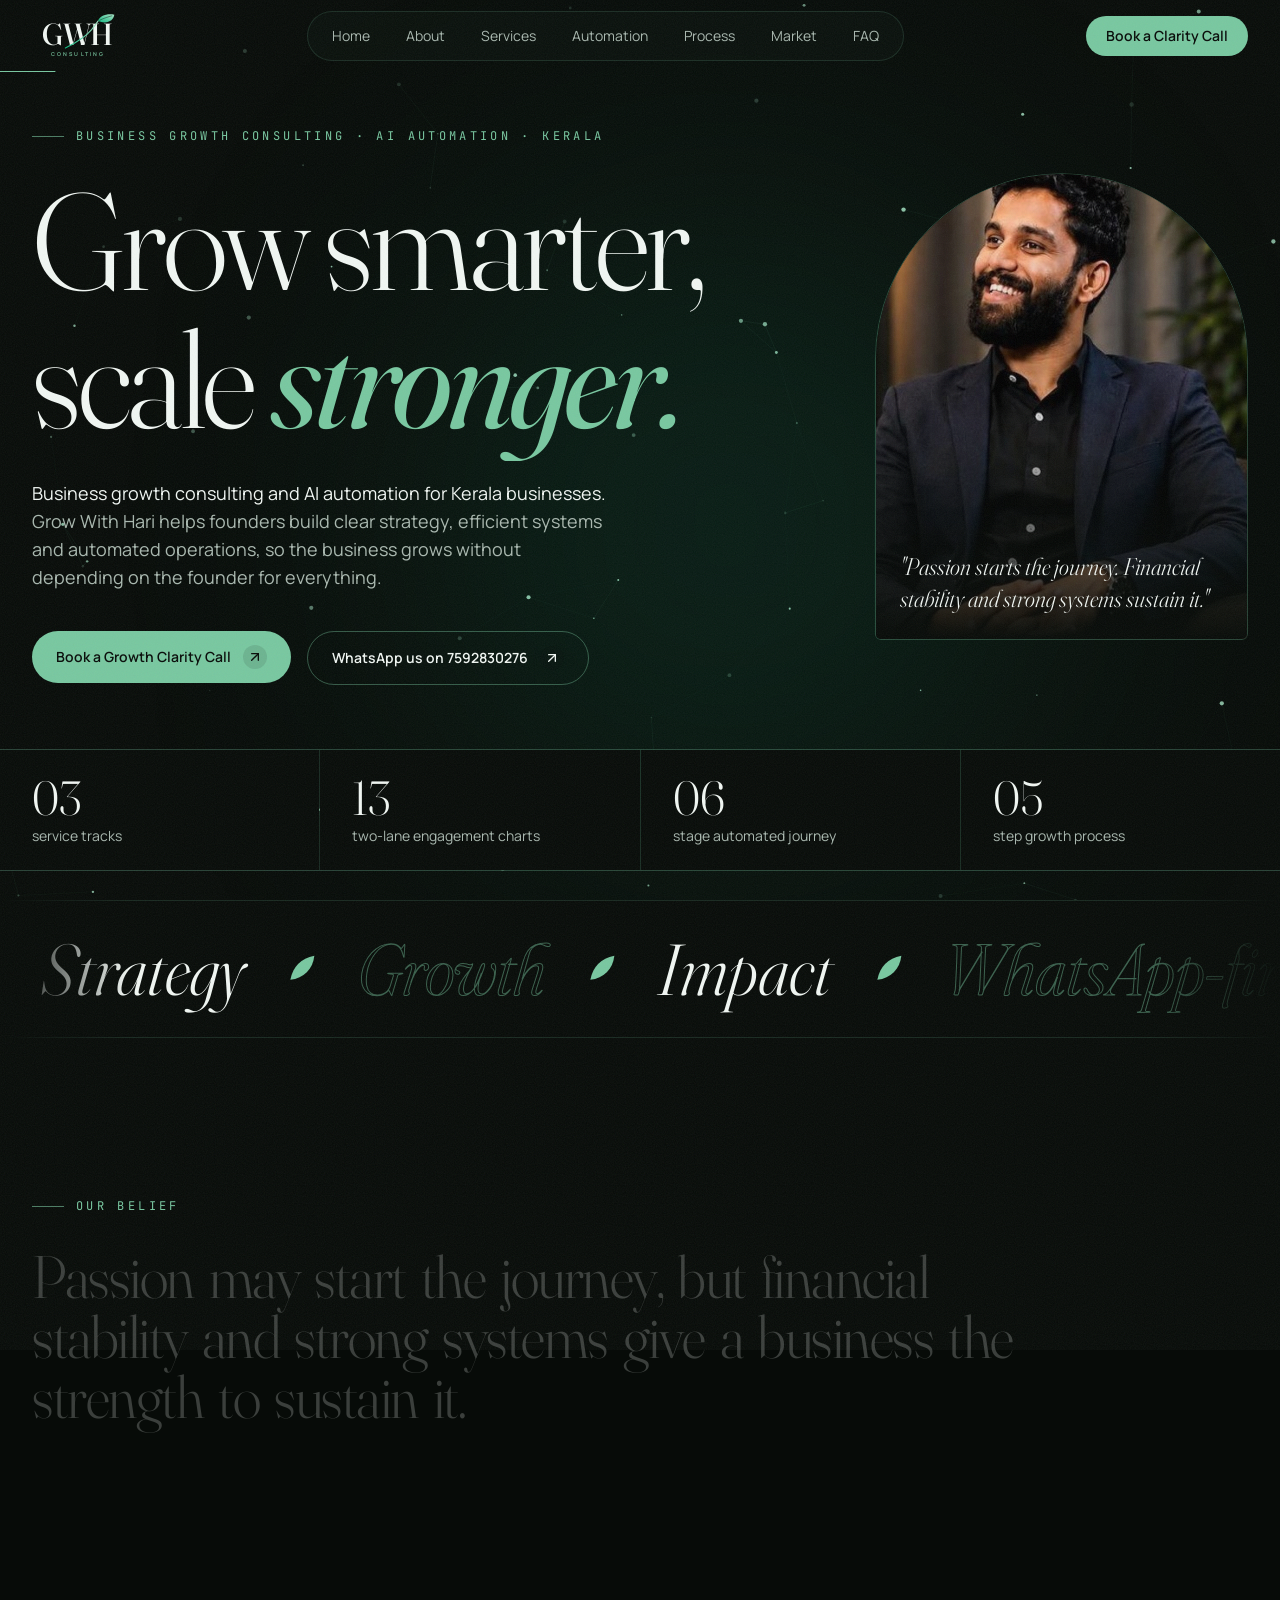
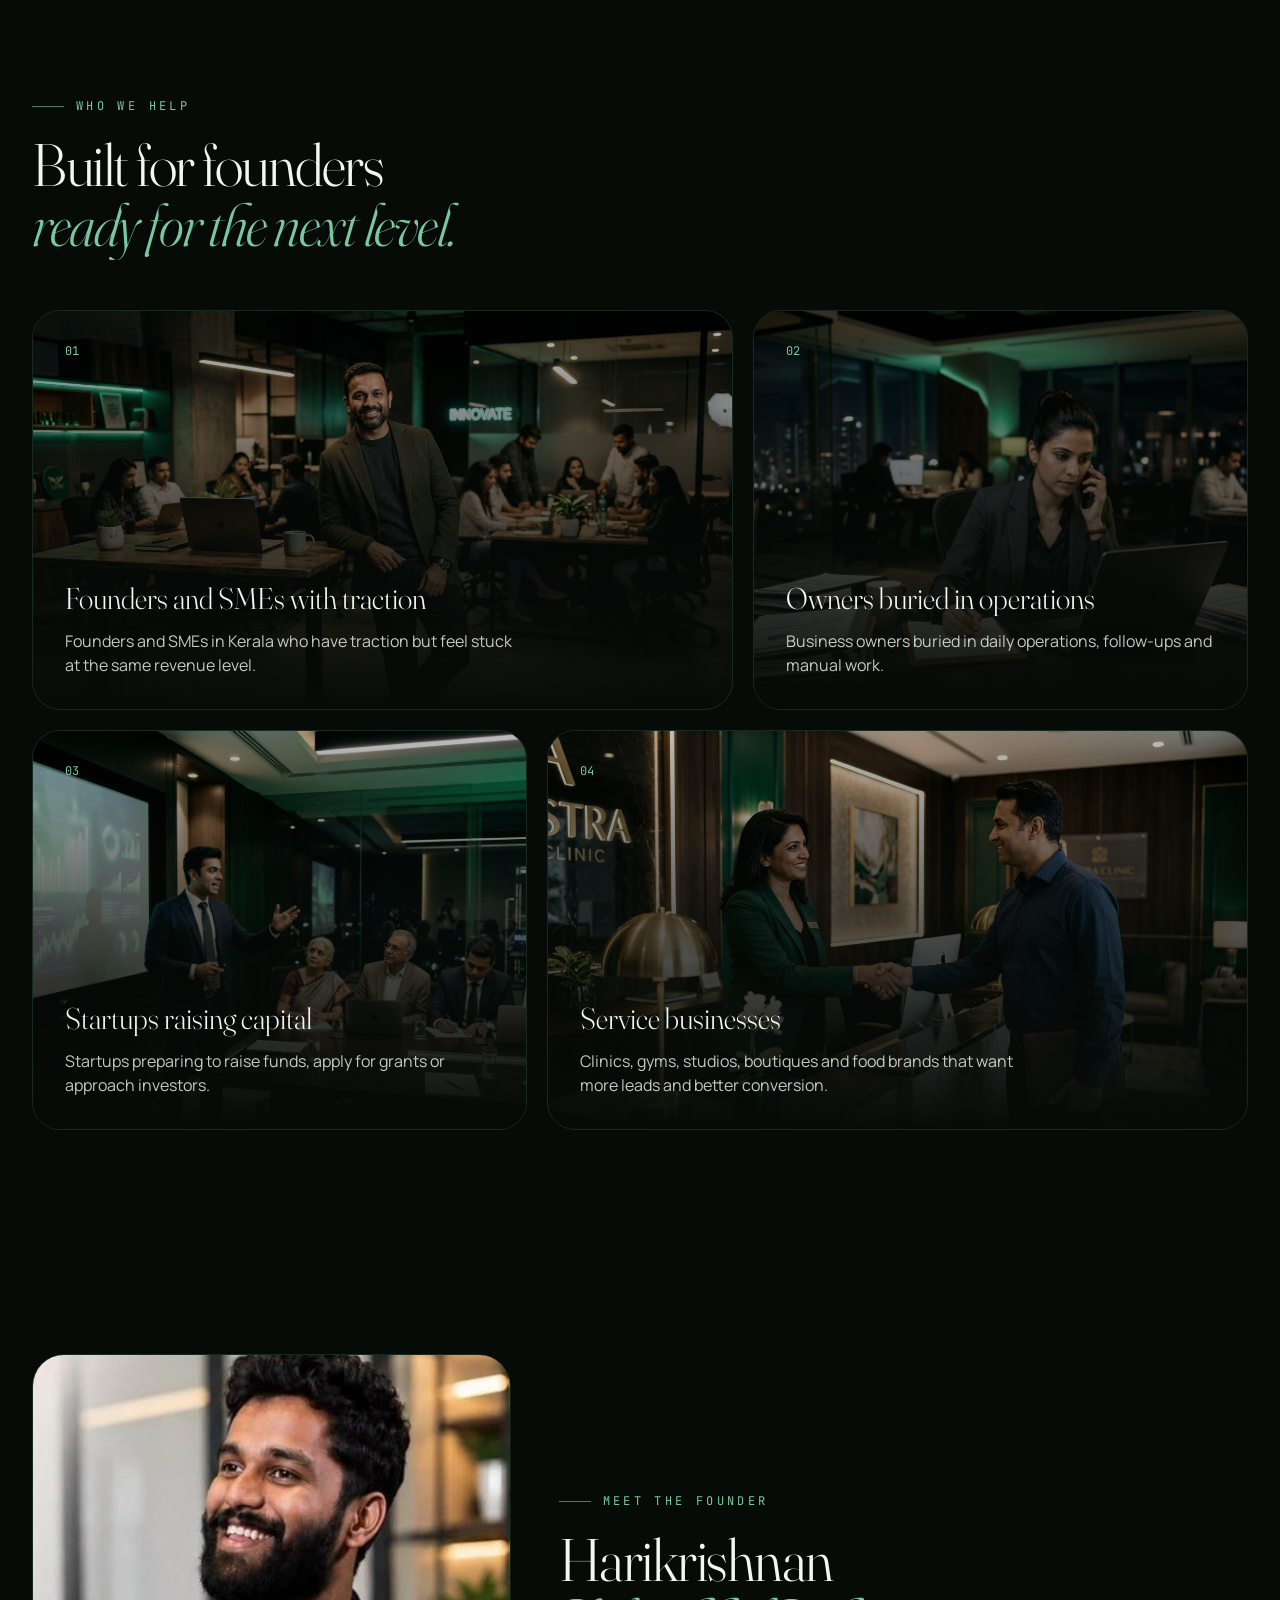
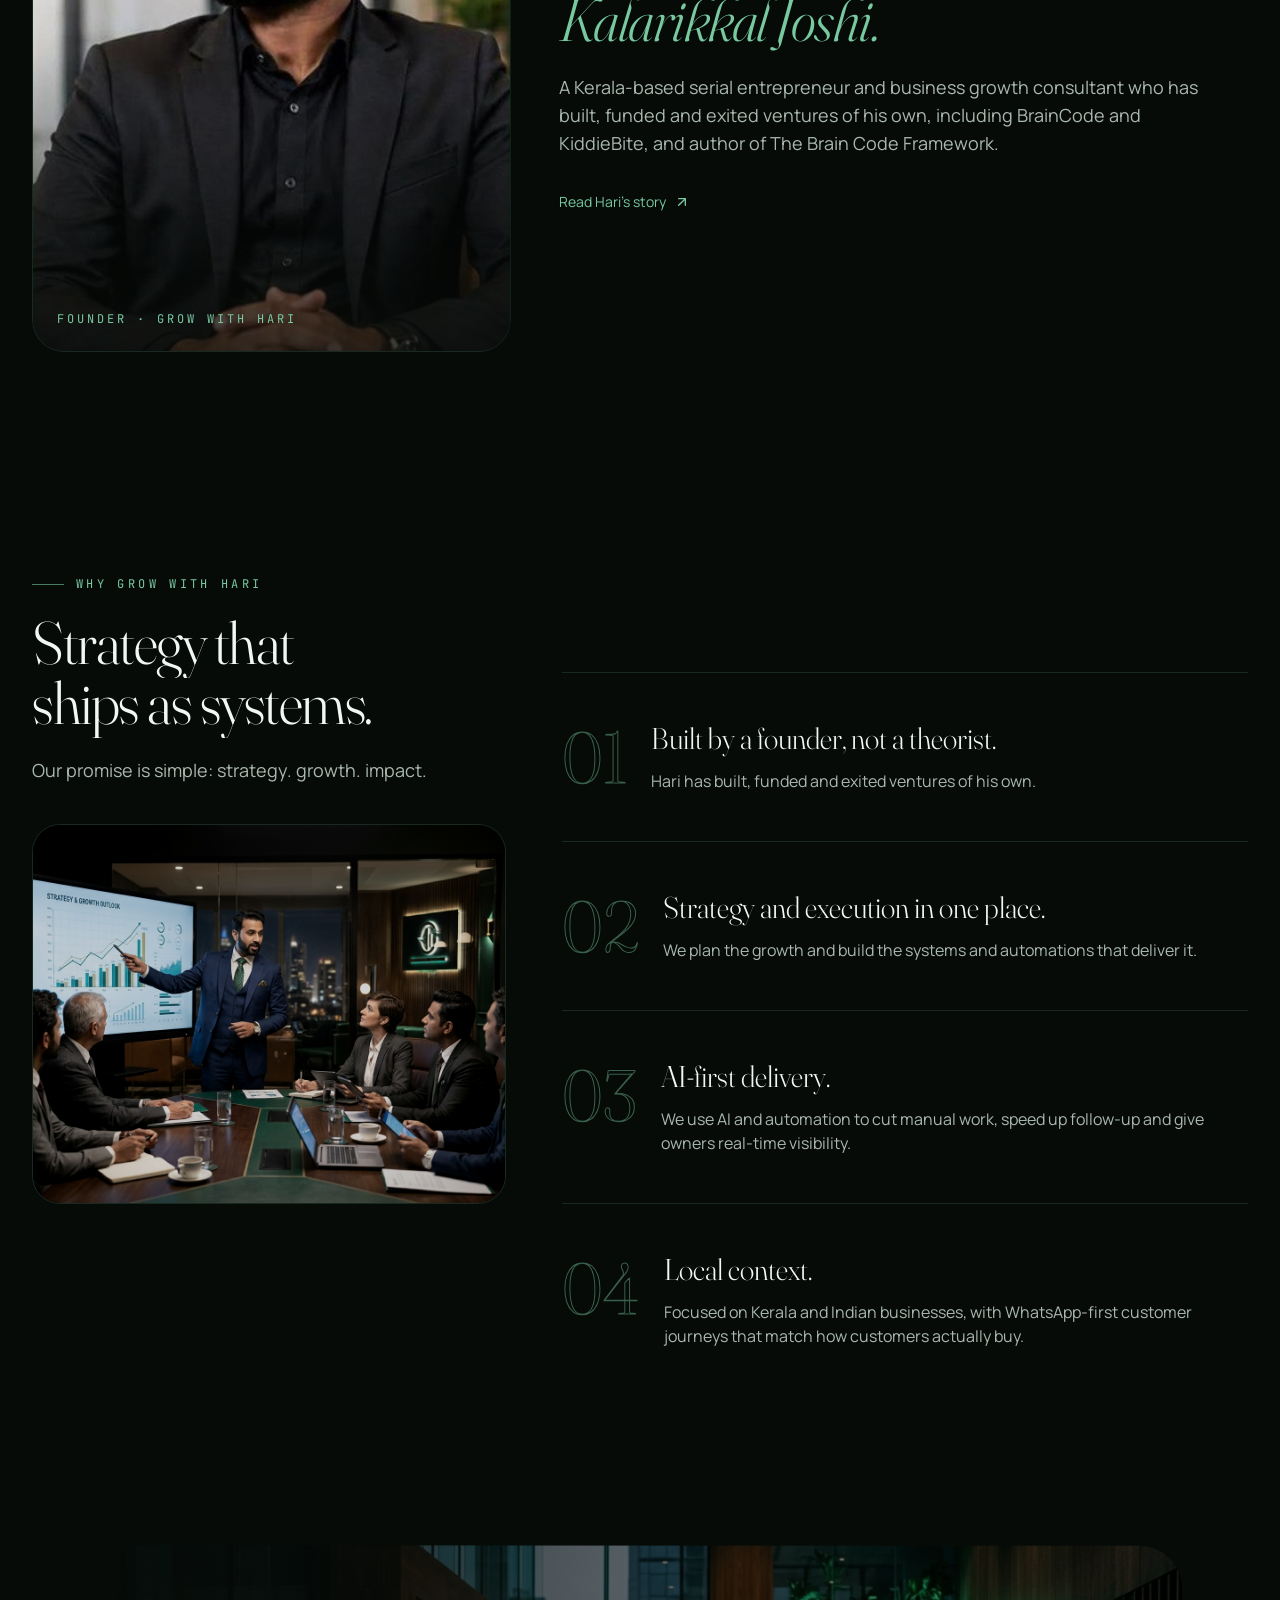
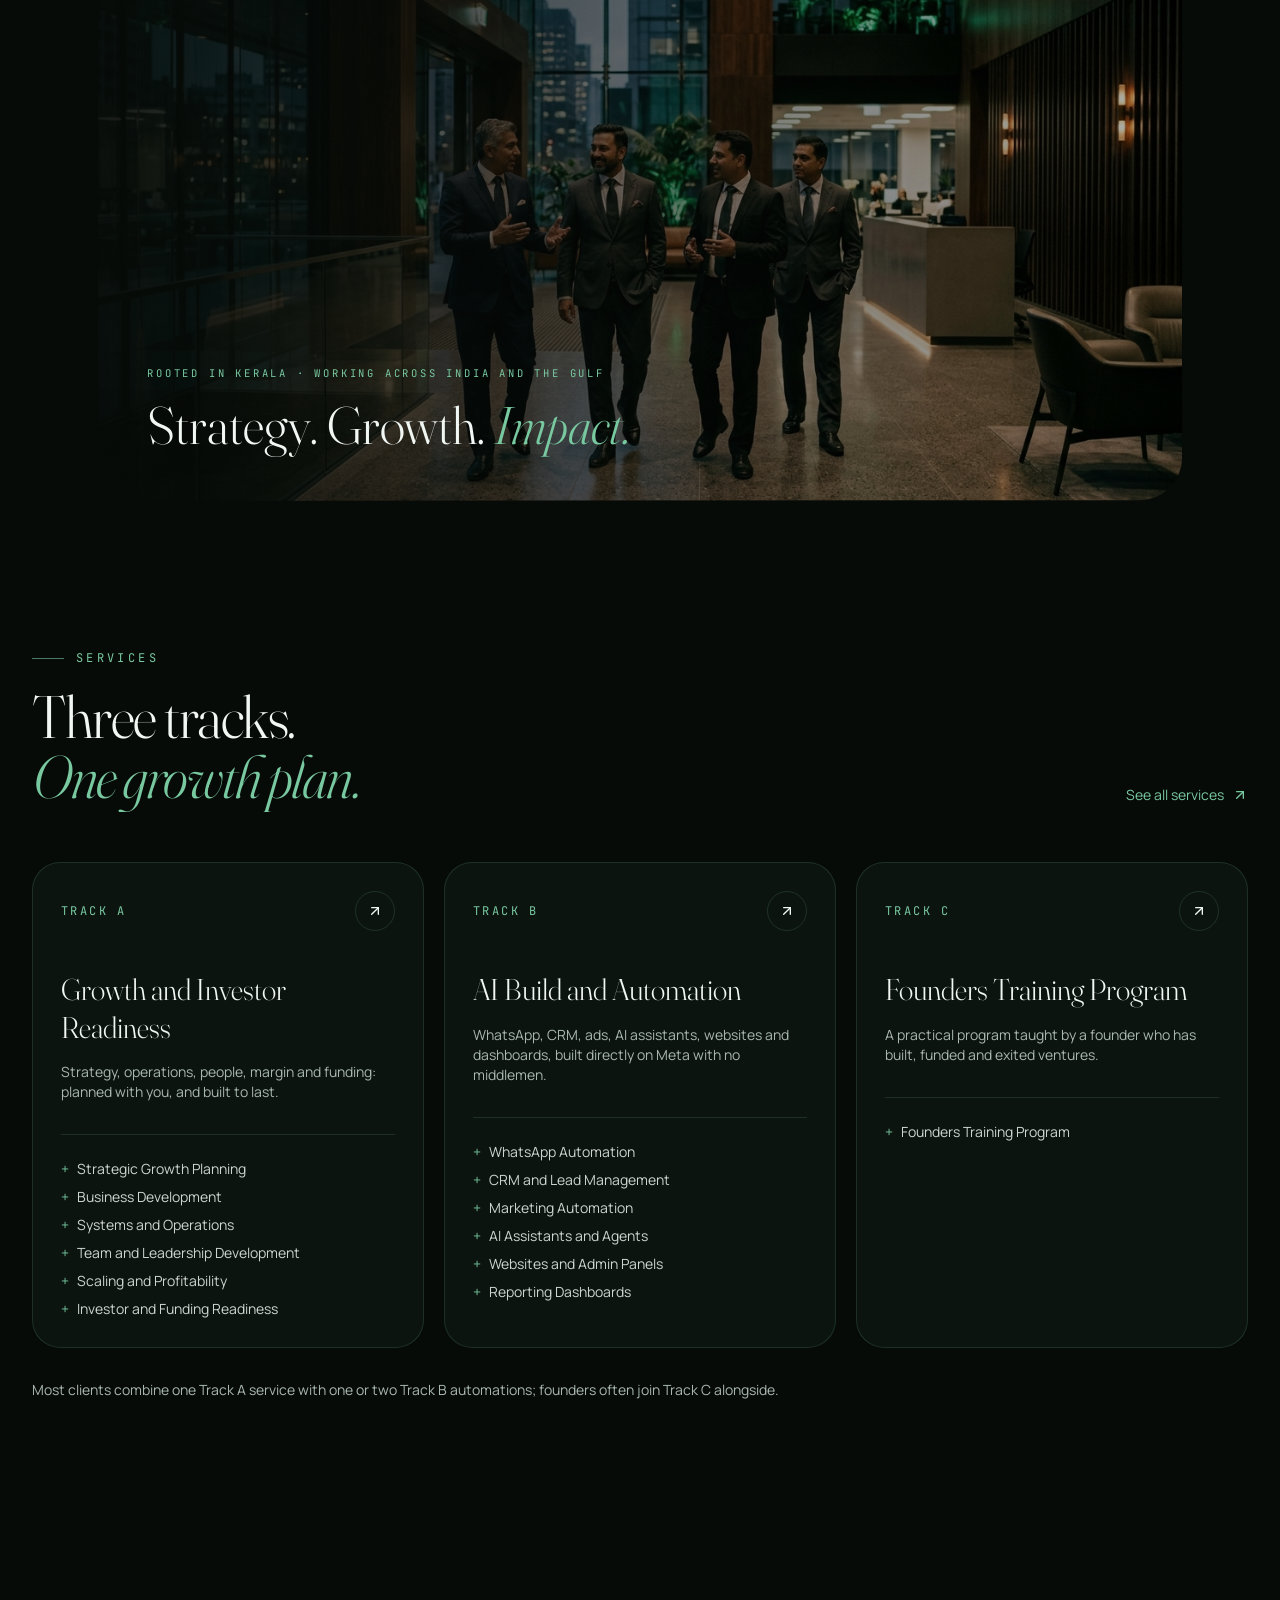
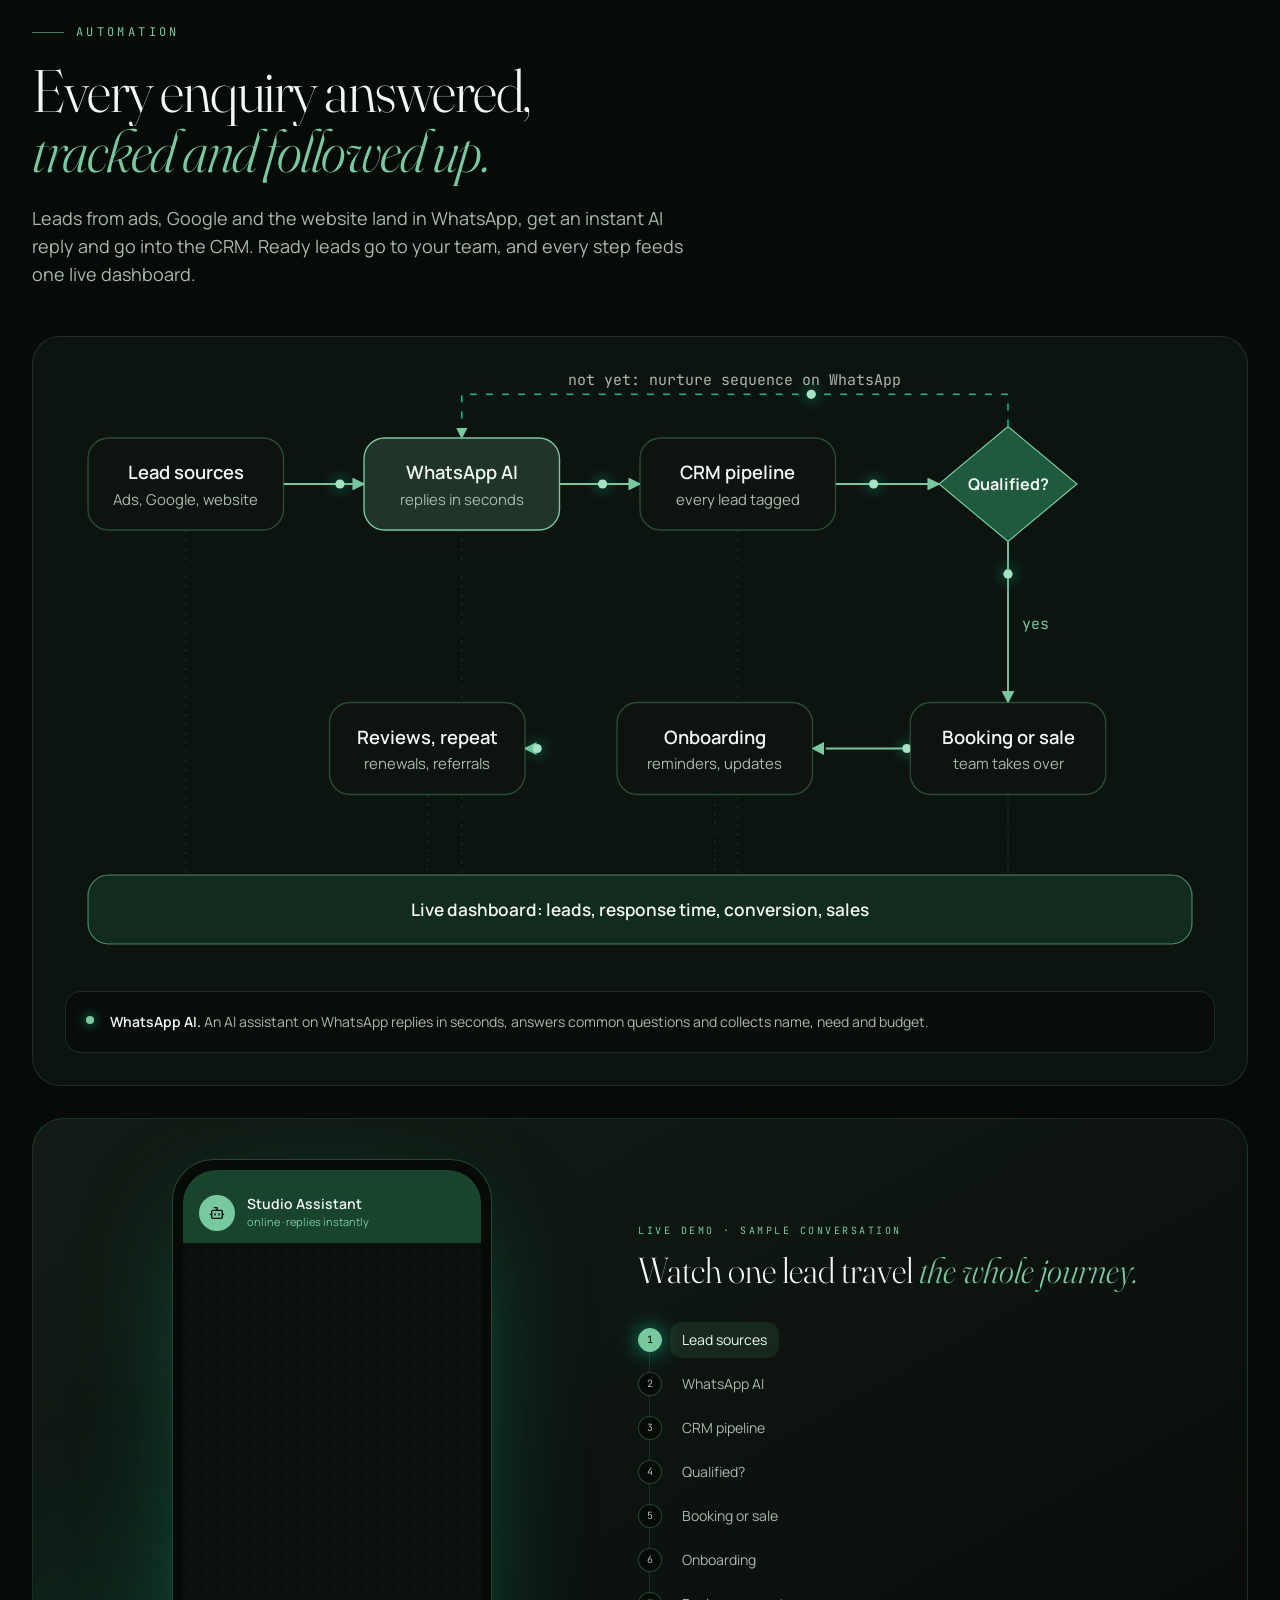
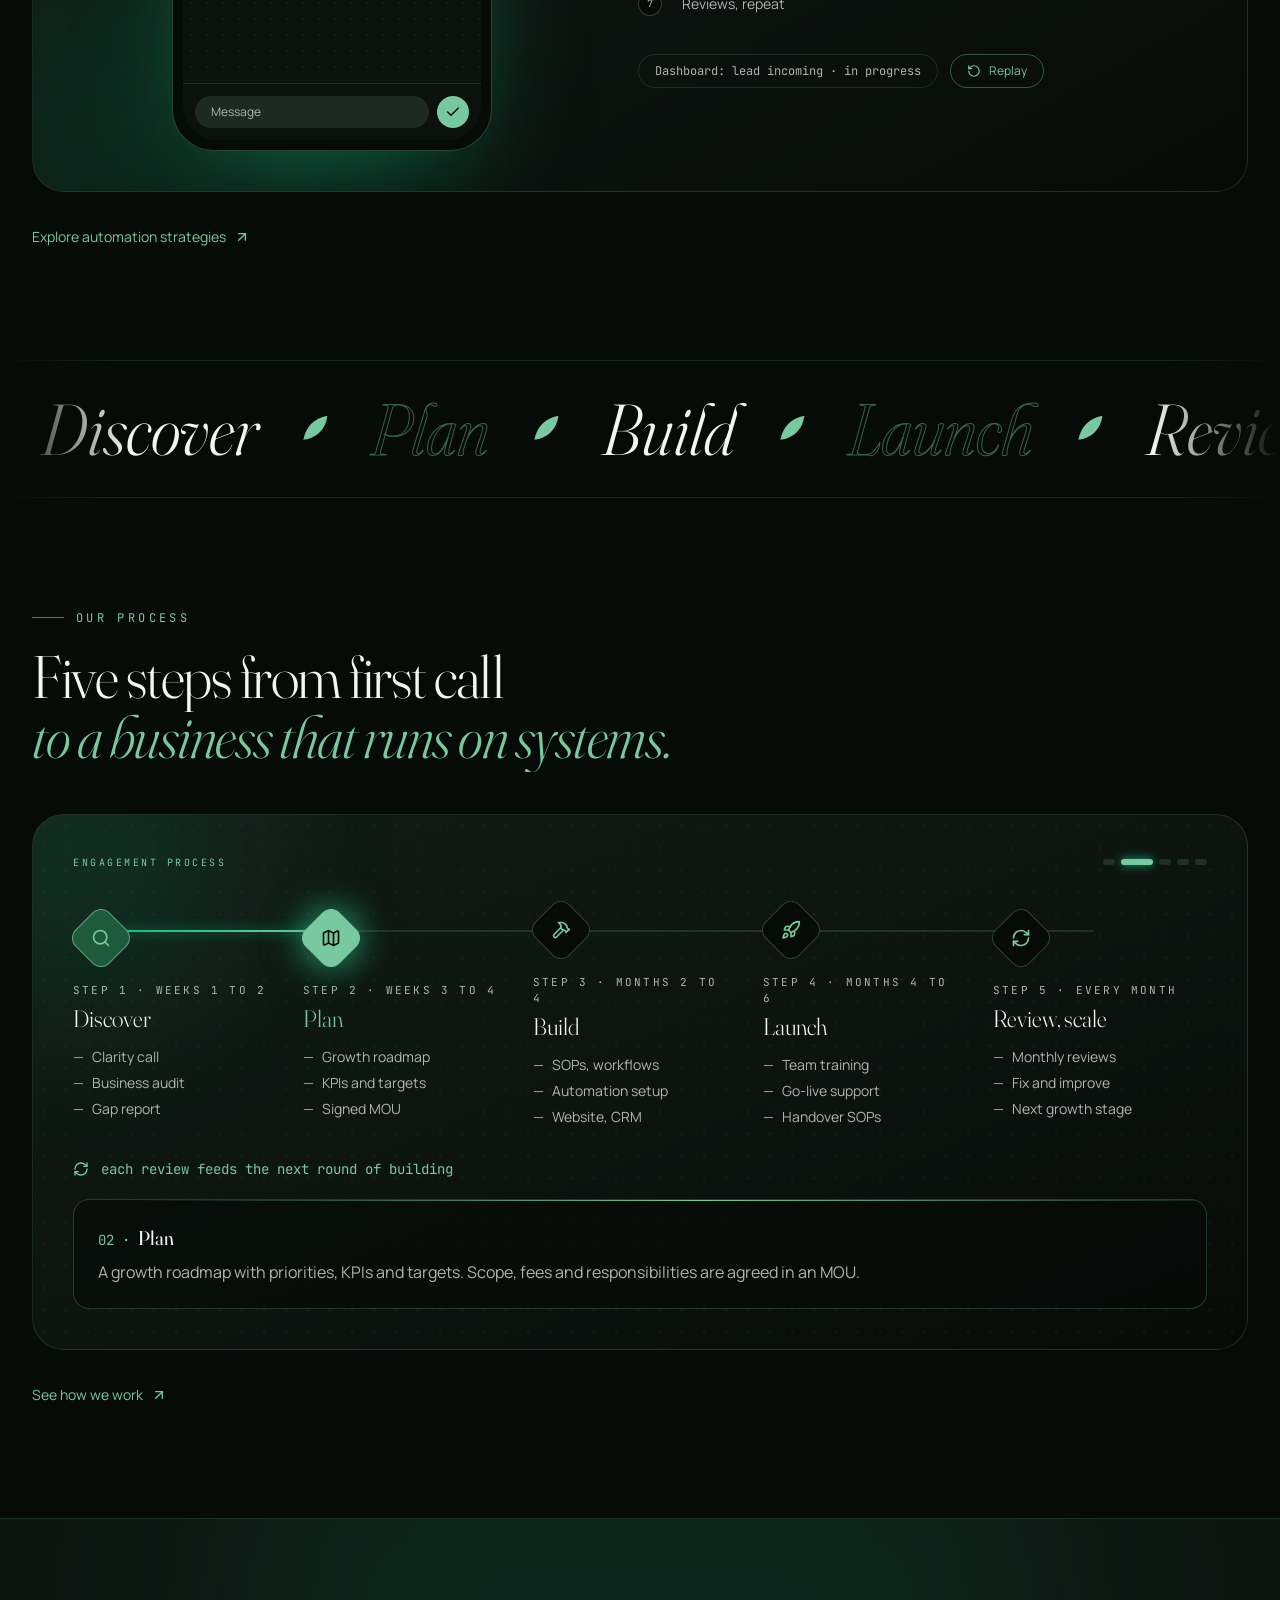
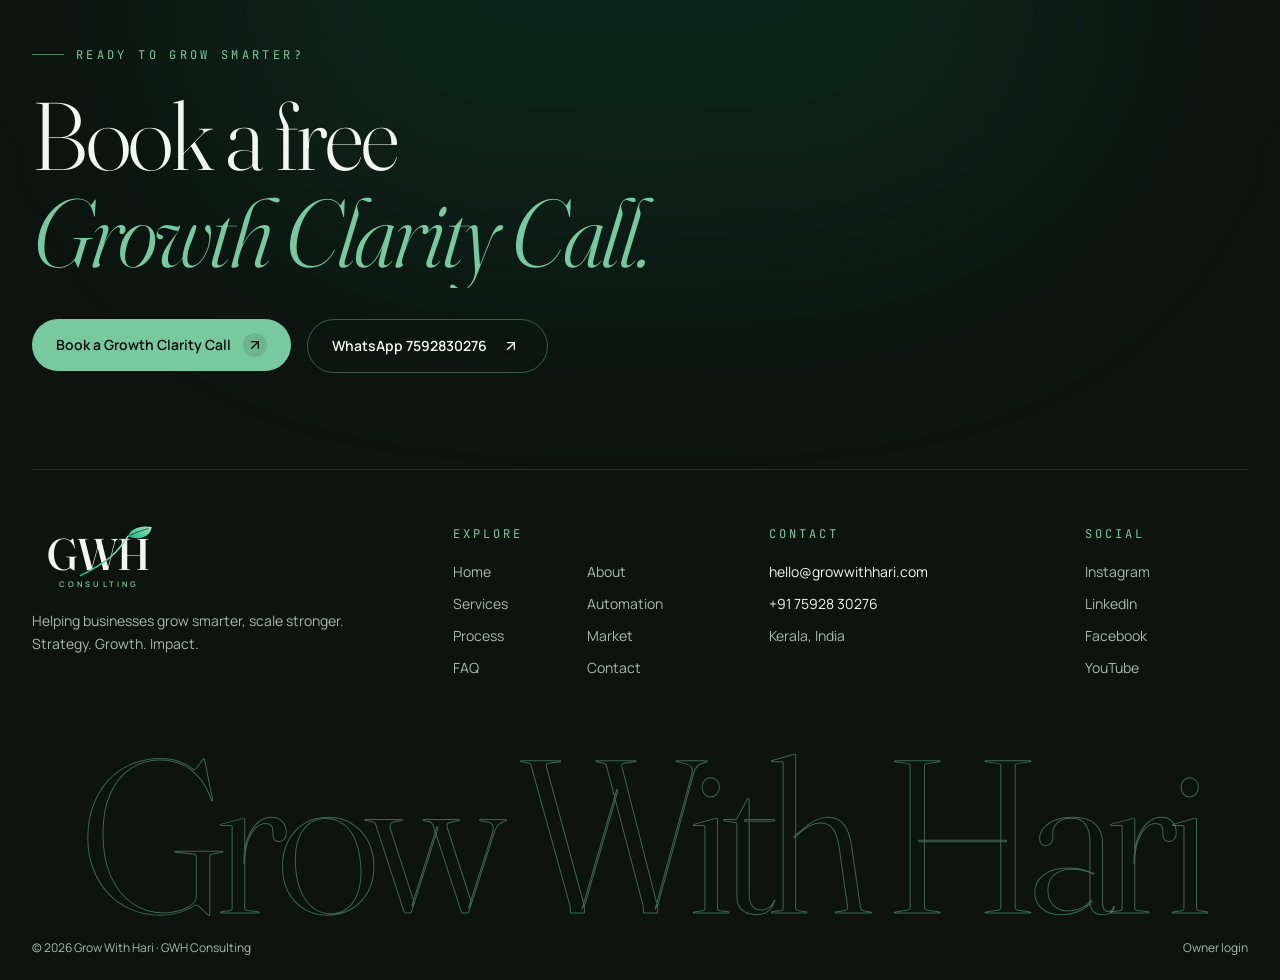
<file: index.html>
<!doctype html><html lang="en"><head><meta charset="utf-8"/><meta name="viewport" content="width=device-width,initial-scale=1"/><meta name="theme-color" content="#070B08"/><meta name="description" content="Strategy, systems and AI automation for Kerala businesses. Grow smarter, scale stronger. Book a free Growth Clarity Call."/><meta property="og:title" content="Business Growth Consultant in Kerala, Grow With Hari"/><meta property="og:description" content="Strategy, systems and AI automation for Kerala businesses. Grow smarter, scale stronger."/><meta property="og:type" content="website"/><link rel="icon" type="image/svg+xml" href="/favicon.svg"/><link rel="preconnect" href="https://fonts.googleapis.com"/><link rel="preconnect" href="https://fonts.gstatic.com" crossorigin/><link href="https://fonts.googleapis.com/css2?family=Fraunces:ital,opsz,wght@0,9..144,300..700;1,9..144,300..600&family=Manrope:wght@300;400;500;600;700&family=JetBrains+Mono:wght@400;500&display=swap" rel="stylesheet"/><title>Business Growth Consultant in Kerala, Grow With Hari</title><script>window.addEventListener("error",function(e){e.error instanceof DOMException&&"DataCloneError"===e.error.name&&e.message&&e.message.includes("PerformanceServerTiming")&&(e.stopImmediatePropagation(),e.preventDefault())},!0)</script><script defer="defer" src="/static/js/main.de2f8d77.js"></script><link href="/static/css/main.b451650a.css" rel="stylesheet"></head><body><noscript>You need to enable JavaScript to run this app.</noscript><div id="root"></div></body></html>
</file>
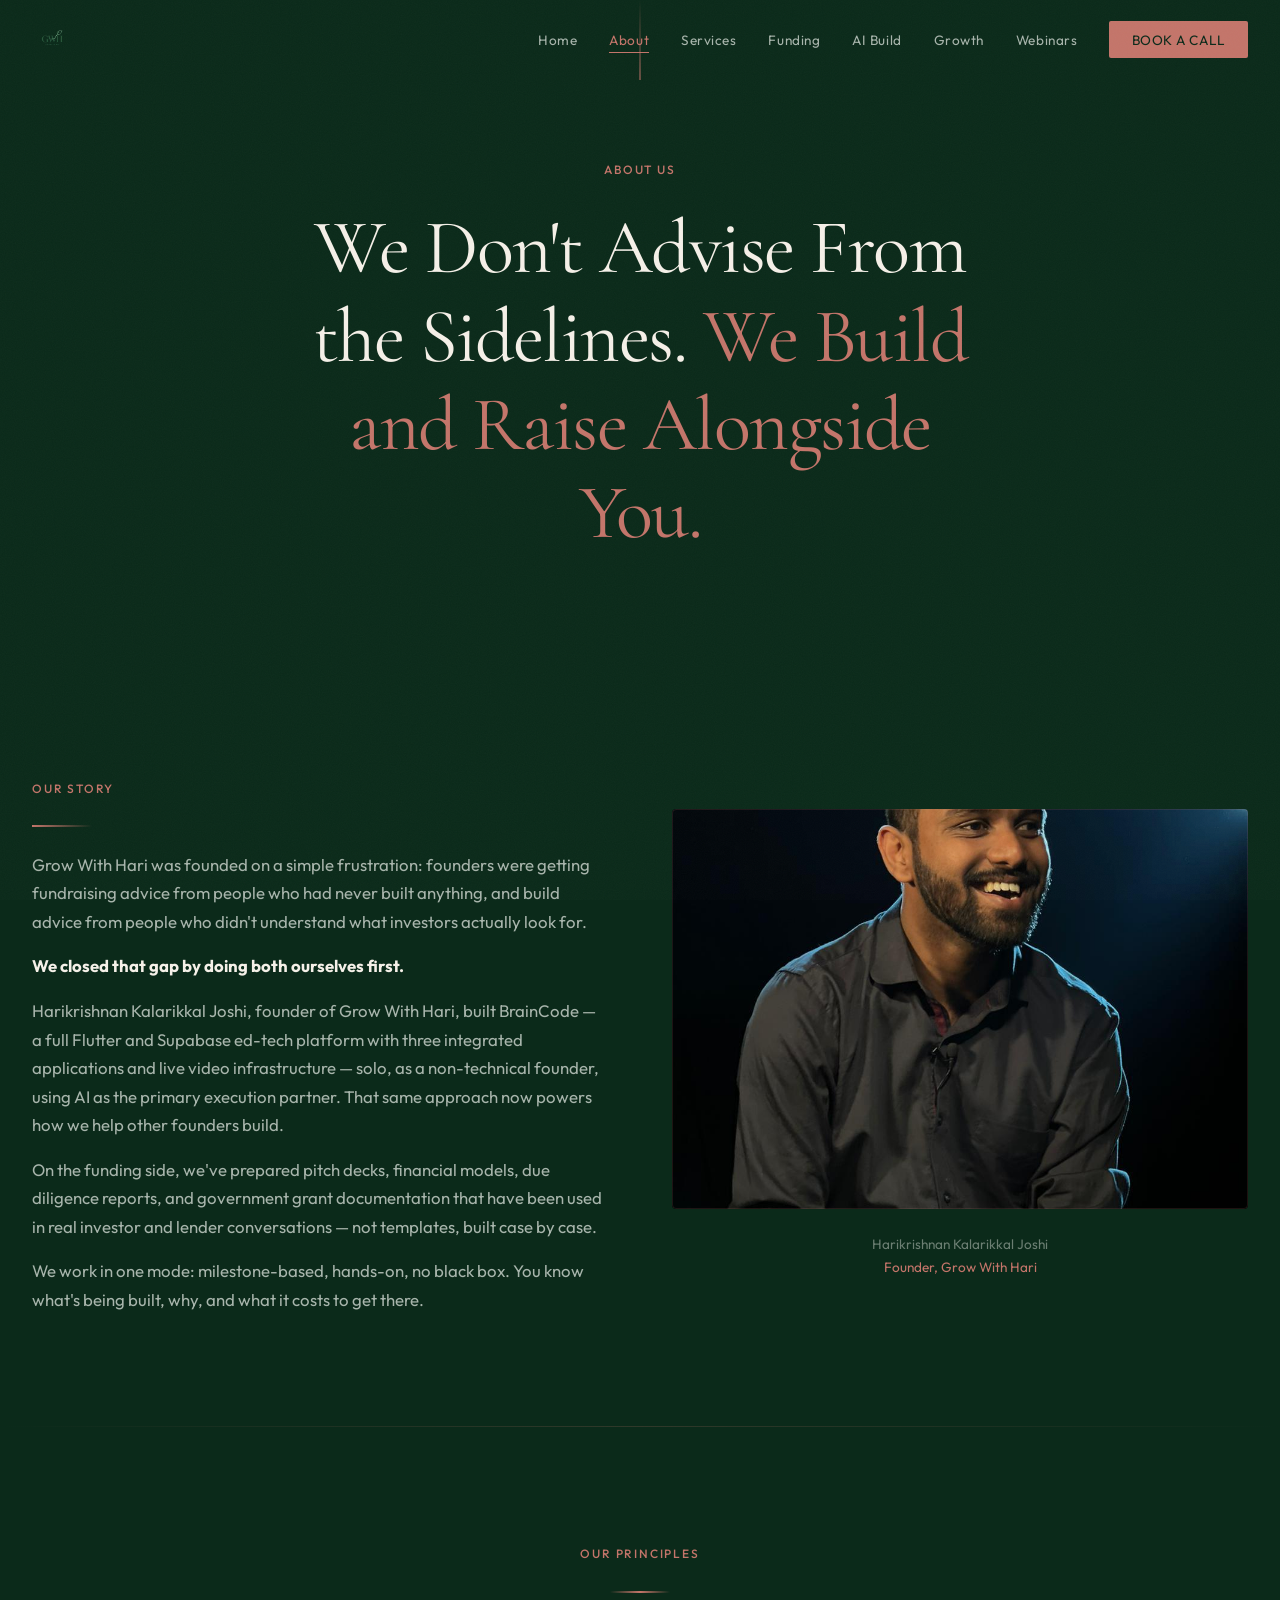
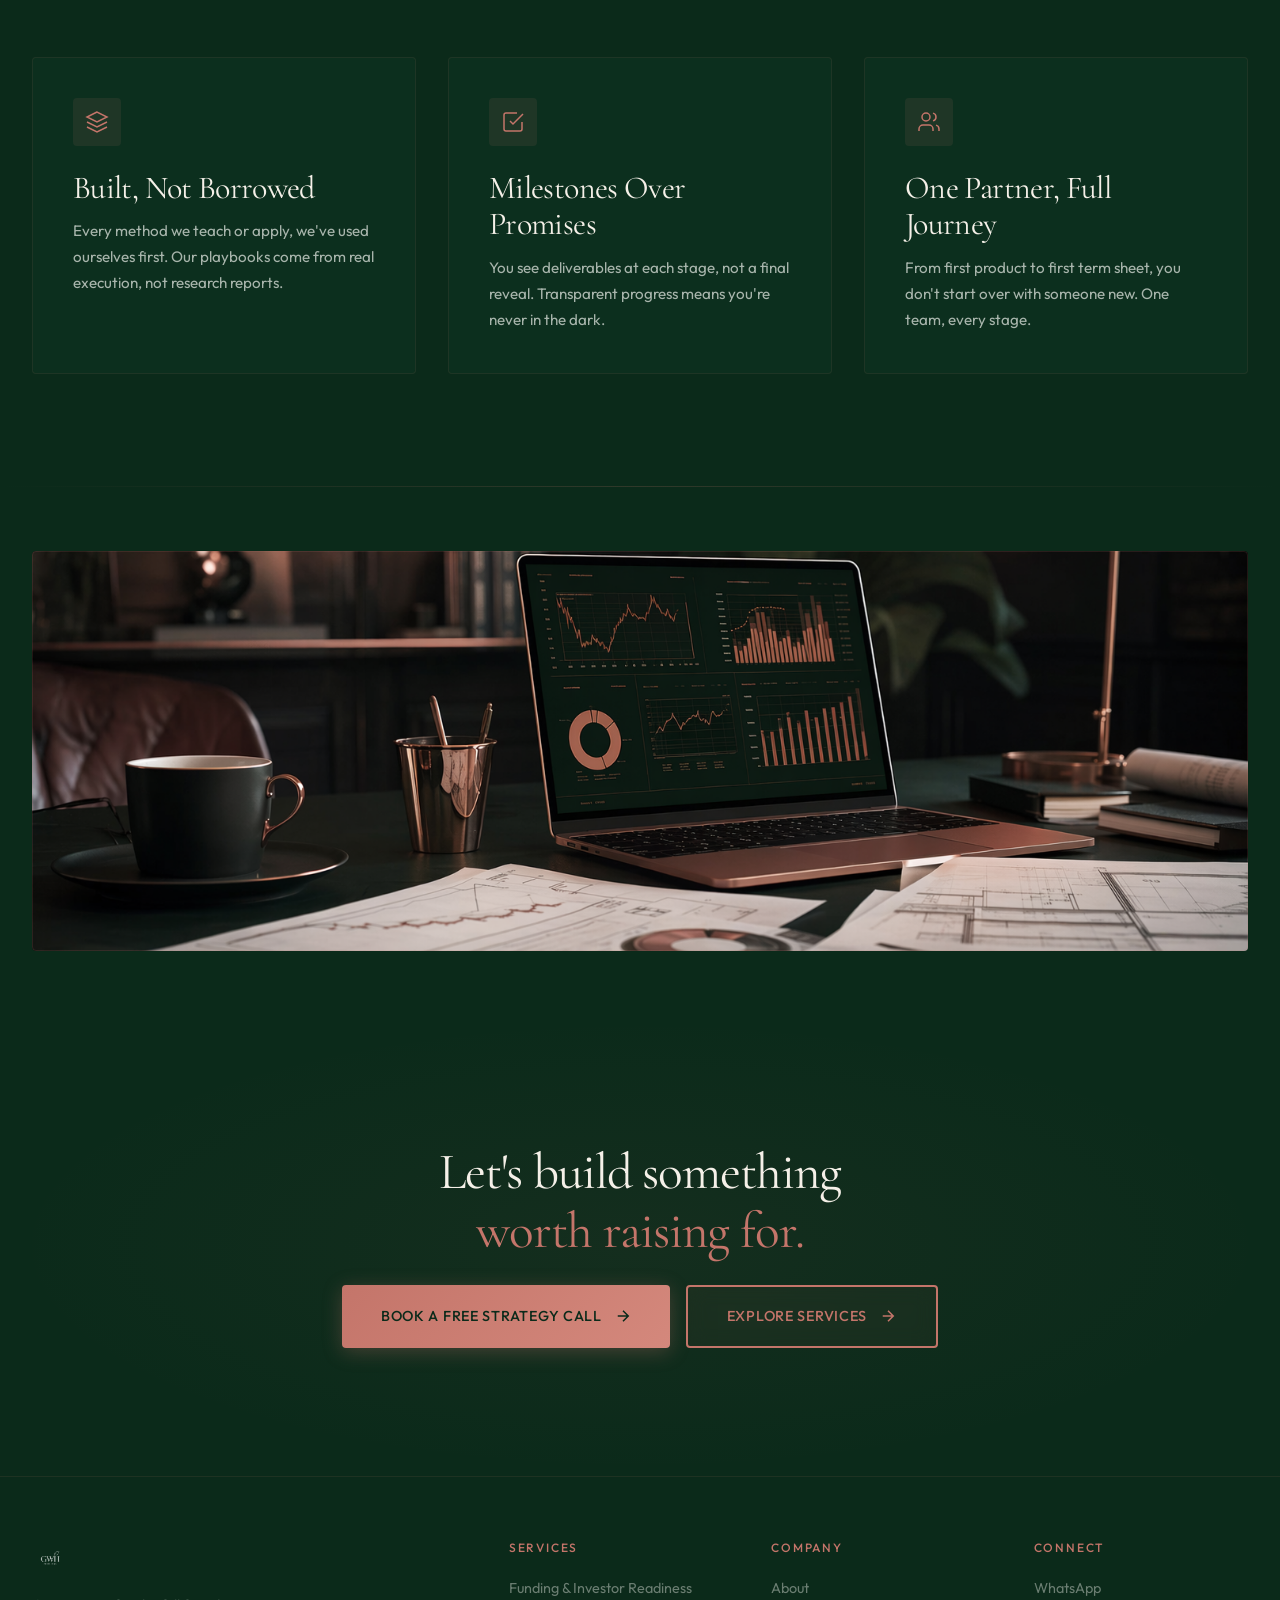
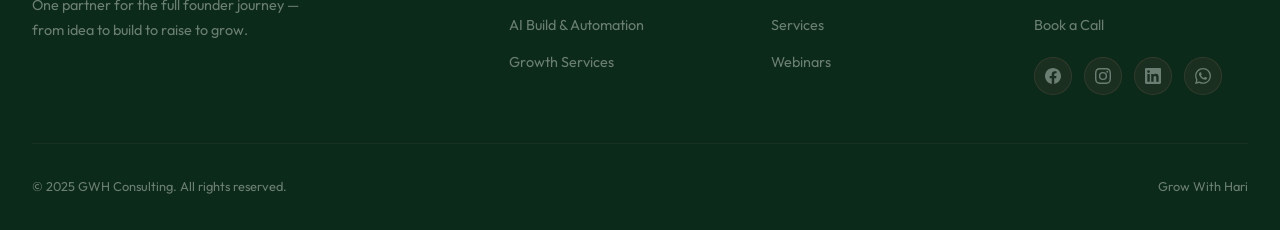
<file: about.html>
<!DOCTYPE html>
<html lang="en">
<head>
  <meta charset="UTF-8">
  <meta name="viewport" content="width=device-width, initial-scale=1.0">
  <title>About — GWH Consulting</title>
  <meta name="description" content="We don't advise from the sidelines. We build and raise alongside you.">
  <link rel="stylesheet" href="style.css">
  <link rel="preconnect" href="https://fonts.googleapis.com">
  <link rel="preconnect" href="https://fonts.gstatic.com" crossorigin>
  <link href="https://fonts.googleapis.com/css2?family=Cormorant+Garamond:ital,wght@0,300;0,400;0,500;0,600;1,300;1,400&family=Outfit:wght@300;400;500;600&display=swap" rel="stylesheet">
</head>
<body>
  <div class="grain"></div>

  <!-- Navigation -->
  <nav class="nav">
    <div class="nav-inner">
      <a href="index.html" class="nav-logo"><img src="logo.png" alt="GWH Consulting"></a>
      <ul class="nav-links">
        <li><a href="index.html">Home</a></li>
        <li><a href="about.html" class="active">About</a></li>
        <li><a href="services.html">Services</a></li>
        <li><a href="funding.html">Funding</a></li>
        <li><a href="build.html">AI Build</a></li>
        <li><a href="growth.html">Growth</a></li>
        <li><a href="webinars.html">Webinars</a></li>
        <li><a href="contact.html" class="nav-cta">Book a Call</a></li>
      </ul>
      <div class="nav-toggle"><span></span><span></span><span></span></div>
    </div>
  </nav>

  <!-- Page Header -->
  <section class="page-header">
    <div class="container">
      <span class="label reveal">About Us</span>
      <h1 class="reveal stagger-1">We Don't Advise From the Sidelines. <span style="color: var(--gold);">We Build and Raise Alongside You.</span></h1>
    </div>
  </section>

  <!-- Story -->
  <section>
    <div class="container">
      <div class="split">
        <div class="reveal-left">
          <span class="label">Our Story</span>
          <div class="gold-line"></div>
          <p style="color: var(--text-secondary); margin-top: 1.5rem; font-size: 1.05rem;">Grow With Hari was founded on a simple frustration: founders were getting fundraising advice from people who had never built anything, and build advice from people who didn't understand what investors actually look for.</p>
          <p style="color: var(--text-secondary); margin-top: 1rem; font-size: 1.05rem;"><strong style="color: var(--cream);">We closed that gap by doing both ourselves first.</strong></p>
          <p style="color: var(--text-secondary); margin-top: 1rem; font-size: 1.05rem;">Harikrishnan Kalarikkal Joshi, founder of Grow With Hari, built BrainCode — a full Flutter and Supabase ed-tech platform with three integrated applications and live video infrastructure — solo, as a non-technical founder, using AI as the primary execution partner. That same approach now powers how we help other founders build.</p>
          <p style="color: var(--text-secondary); margin-top: 1rem; font-size: 1.05rem;">On the funding side, we've prepared pitch decks, financial models, due diligence reports, and government grant documentation that have been used in real investor and lender conversations — not templates, built case by case.</p>
          <p style="color: var(--text-secondary); margin-top: 1rem; font-size: 1.05rem;">We work in one mode: milestone-based, hands-on, no black box. You know what's being built, why, and what it costs to get there.</p>
        </div>
        <div class="reveal-right">
          <div class="img-frame" style="margin-bottom: 1.5rem;">
            <img src="founder.jpg" alt="Harikrishnan Kalarikkal Joshi — Founder" style="height: 400px; object-fit: cover;">
          </div>
          <p style="text-align: center; color: var(--text-muted); font-size: 0.85rem;">Harikrishnan Kalarikkal Joshi<br><span style="color: var(--gold);">Founder, Grow With Hari</span></p>
        </div>
      </div>
    </div>
  </section>

  <div class="section-divider"></div>

  <!-- Our Principles -->
  <section>
    <div class="container">
      <div style="text-align: center; margin-bottom: 4rem;">
        <span class="label reveal">Our Principles</span>
        <div class="gold-line-center reveal stagger-1"></div>
      </div>
      <div class="grid-3">
        <div class="card reveal stagger-1">
          <div class="card-icon">
            <svg width="24" height="24" viewBox="0 0 24 24" fill="none" stroke="currentColor" stroke-width="1.5"><path d="M12 2L2 7l10 5 10-5-10-5zM2 17l10 5 10-5M2 12l10 5 10-5"/></svg>
          </div>
          <h3>Built, Not Borrowed</h3>
          <p>Every method we teach or apply, we've used ourselves first. Our playbooks come from real execution, not research reports.</p>
        </div>
        <div class="card reveal stagger-2">
          <div class="card-icon">
            <svg width="24" height="24" viewBox="0 0 24 24" fill="none" stroke="currentColor" stroke-width="1.5"><path d="M9 11l3 3L22 4"/><path d="M21 12v7a2 2 0 0 1-2 2H5a2 2 0 0 1-2-2V5a2 2 0 0 1 2-2h11"/></svg>
          </div>
          <h3>Milestones Over Promises</h3>
          <p>You see deliverables at each stage, not a final reveal. Transparent progress means you're never in the dark.</p>
        </div>
        <div class="card reveal stagger-3">
          <div class="card-icon">
            <svg width="24" height="24" viewBox="0 0 24 24" fill="none" stroke="currentColor" stroke-width="1.5"><path d="M16 21v-2a4 4 0 0 0-4-4H6a4 4 0 0 0-4 4v2"/><circle cx="9" cy="7" r="4"/><path d="M22 21v-2a4 4 0 0 0-3-3.87M16 3.13a4 4 0 0 1 0 7.75"/></svg>
          </div>
          <h3>One Partner, Full Journey</h3>
          <p>From first product to first term sheet, you don't start over with someone new. One team, every stage.</p>
        </div>
      </div>
    </div>
  </section>

  <div class="section-divider"></div>

  <!-- AI Image Section -->
  <section class="section-sm">
    <div class="container">
      <div class="img-frame reveal" style="height: 400px; border-radius: 4px;">
        <img src="about.png" alt="Strategic workspace" style="height: 100%; object-fit: cover;">
      </div>
    </div>
  </section>

  <!-- CTA -->
  <section class="cta-section">
    <div class="container">
      <h2 class="reveal">Let's build something<br><span style="color: var(--gold);">worth raising for.</span></h2>
      <div class="cta-buttons reveal stagger-1">
        <a href="contact.html" class="btn btn-primary">
          <span>Book a Free Strategy Call</span>
          <svg viewBox="0 0 24 24" fill="none" stroke="currentColor" stroke-width="2">
            <path d="M5 12h14M12 5l7 7-7 7"/>
          </svg>
        </a>
        <a href="services.html" class="btn btn-outline">
          <span>Explore Services</span>
          <svg viewBox="0 0 24 24" fill="none" stroke="currentColor" stroke-width="2">
            <path d="M5 12h14M12 5l7 7-7 7"/>
          </svg>
        </a>
      </div>
    </div>
  </section>

  <!-- Footer -->
  <footer class="footer">
    <div class="container">
      <div class="footer-grid">
        <div class="footer-brand">
          <img src="logo.png" alt="GWH Consulting" style="height: 36px; filter: brightness(0) invert(1) opacity(0.7);">
          <p>One partner for the full founder journey — from idea to build to raise to grow.</p>
        </div>
        <div>
          <h5>Services</h5>
          <ul class="footer-links">
            <li><a href="funding.html">Funding & Investor Readiness</a></li>
            <li><a href="build.html">AI Build & Automation</a></li>
            <li><a href="growth.html">Growth Services</a></li>
          </ul>
        </div>
        <div>
          <h5>Company</h5>
          <ul class="footer-links">
            <li><a href="about.html">About</a></li>
            <li><a href="services.html">Services</a></li>
            <li><a href="webinars.html">Webinars</a></li>
          </ul>
        </div>
        <div>
          <h5>Connect</h5>
          <ul class="footer-links">
            <li><a href="https://wa.me/918138979684" target="_blank" rel="noopener">WhatsApp</a></li>
            <li><a href="contact.html">Book a Call</a></li>
          </ul>
          <div class="footer-social">
            <a href="https://www.facebook.com/profile.php?id=61590142725541" target="_blank" rel="noopener" aria-label="Facebook">
              <svg viewBox="0 0 24 24"><path d="M24 12.073c0-6.627-5.373-12-12-12s-12 5.373-12 12c0 5.99 4.388 10.954 10.125 11.854v-8.385H7.078v-3.47h3.047V9.43c0-3.007 1.792-4.669 4.533-4.669 1.312 0 2.686.235 2.686.235v2.953H15.83c-1.491 0-1.956.925-1.956 1.874v2.25h3.328l-.532 3.47h-2.796v8.385C19.612 23.027 24 18.062 24 12.073z"/></svg>
            </a>
            <a href="https://www.instagram.com/growwithhari.official/" target="_blank" rel="noopener" aria-label="Instagram">
              <svg viewBox="0 0 24 24"><path d="M12 2.163c3.204 0 3.584.012 4.85.07 3.252.148 4.771 1.691 4.919 4.919.058 1.265.069 1.645.069 4.849 0 3.205-.012 3.584-.069 4.849-.149 3.225-1.664 4.771-4.919 4.919-1.266.058-1.644.07-4.85.07-3.204 0-3.584-.012-4.849-.07-3.26-.149-4.771-1.699-4.919-4.92-.058-1.265-.07-1.644-.07-4.849 0-3.204.013-3.583.07-4.849.149-3.227 1.664-4.771 4.919-4.919 1.266-.057 1.645-.069 4.849-.069zM12 0C8.741 0 8.333.014 7.053.072 2.695.272.273 2.69.073 7.052.014 8.333 0 8.741 0 12c0 3.259.014 3.668.072 4.948.2 4.358 2.618 6.78 6.98 6.98C8.333 23.986 8.741 24 12 24c3.259 0 3.668-.014 4.948-.072 4.354-.2 6.782-2.618 6.979-6.98.059-1.28.073-1.689.073-4.948 0-3.259-.014-3.667-.072-4.947-.196-4.354-2.617-6.78-6.979-6.98C15.668.014 15.259 0 12 0zm0 5.838a6.162 6.162 0 100 12.324 6.162 6.162 0 000-12.324zM12 16a4 4 0 110-8 4 4 0 010 8zm6.406-11.845a1.44 1.44 0 100 2.881 1.44 1.44 0 000-2.881z"/></svg>
            </a>
            <a href="https://www.linkedin.com/company/105616139/" target="_blank" rel="noopener" aria-label="LinkedIn">
              <svg viewBox="0 0 24 24"><path d="M20.447 20.452h-3.554v-5.569c0-1.328-.027-3.037-1.852-3.037-1.853 0-2.136 1.445-2.136 2.939v5.667H9.351V9h3.414v1.561h.046c.477-.9 1.637-1.85 3.37-1.85 3.601 0 4.267 2.37 4.267 5.455v6.286zM5.337 7.433a2.062 2.062 0 01-2.063-2.065 2.064 2.064 0 112.063 2.065zm1.782 13.019H3.555V9h3.564v11.452zM22.225 0H1.771C.792 0 0 .774 0 1.729v20.542C0 23.227.792 24 1.771 24h20.451C23.2 24 24 23.227 24 22.271V1.729C24 .774 23.2 0 22.222 0h.003z"/></svg>
            </a>
            <a href="https://wa.me/918138979684" target="_blank" rel="noopener" aria-label="WhatsApp">
              <svg viewBox="0 0 24 24"><path d="M17.472 14.382c-.297-.149-1.758-.867-2.03-.967-.273-.099-.471-.148-.67.15-.197.297-.767.966-.94 1.164-.173.199-.347.223-.644.075-.297-.15-1.255-.463-2.39-1.475-.883-.788-1.48-1.761-1.653-2.059-.173-.297-.018-.458.13-.606.134-.133.298-.347.446-.52.149-.174.198-.298.298-.497.099-.198.05-.371-.025-.52-.075-.149-.669-1.612-.916-2.207-.242-.579-.487-.5-.669-.51-.173-.008-.371-.01-.57-.01-.198 0-.52.074-.792.372-.272.297-1.04 1.016-1.04 2.479 0 1.462 1.065 2.875 1.213 3.074.149.198 2.096 3.2 5.077 4.487.709.306 1.262.489 1.694.625.712.227 1.36.195 1.871.118.571-.085 1.758-.719 2.006-1.413.248-.694.248-1.289.173-1.413-.074-.124-.272-.198-.57-.347m-5.421 7.403h-.004a9.87 9.87 0 01-5.031-1.378l-.361-.214-3.741.982.998-3.648-.235-.374a9.86 9.86 0 01-1.51-5.26c.001-5.45 4.436-9.884 9.888-9.884 2.64 0 5.122 1.03 6.988 2.898a9.825 9.825 0 012.893 6.994c-.003 5.45-4.437 9.884-9.885 9.884m8.413-18.297A11.815 11.815 0 0012.05 0C5.495 0 .16 5.335.157 11.892c0 2.096.547 4.142 1.588 5.945L.057 24l6.305-1.654a11.882 11.882 0 005.683 1.448h.005c6.554 0 11.89-5.335 11.893-11.893a11.821 11.821 0 00-3.48-8.413z"/></svg>
            </a>
          </div>
        </div>
      </div>
      <div class="footer-bottom">
        <p>&copy; 2025 GWH Consulting. All rights reserved.</p>
        <p>Grow With Hari</p>
      </div>
    </div>
  </footer>

  <script src="script.js"></script>
</body>
</html>
</file>
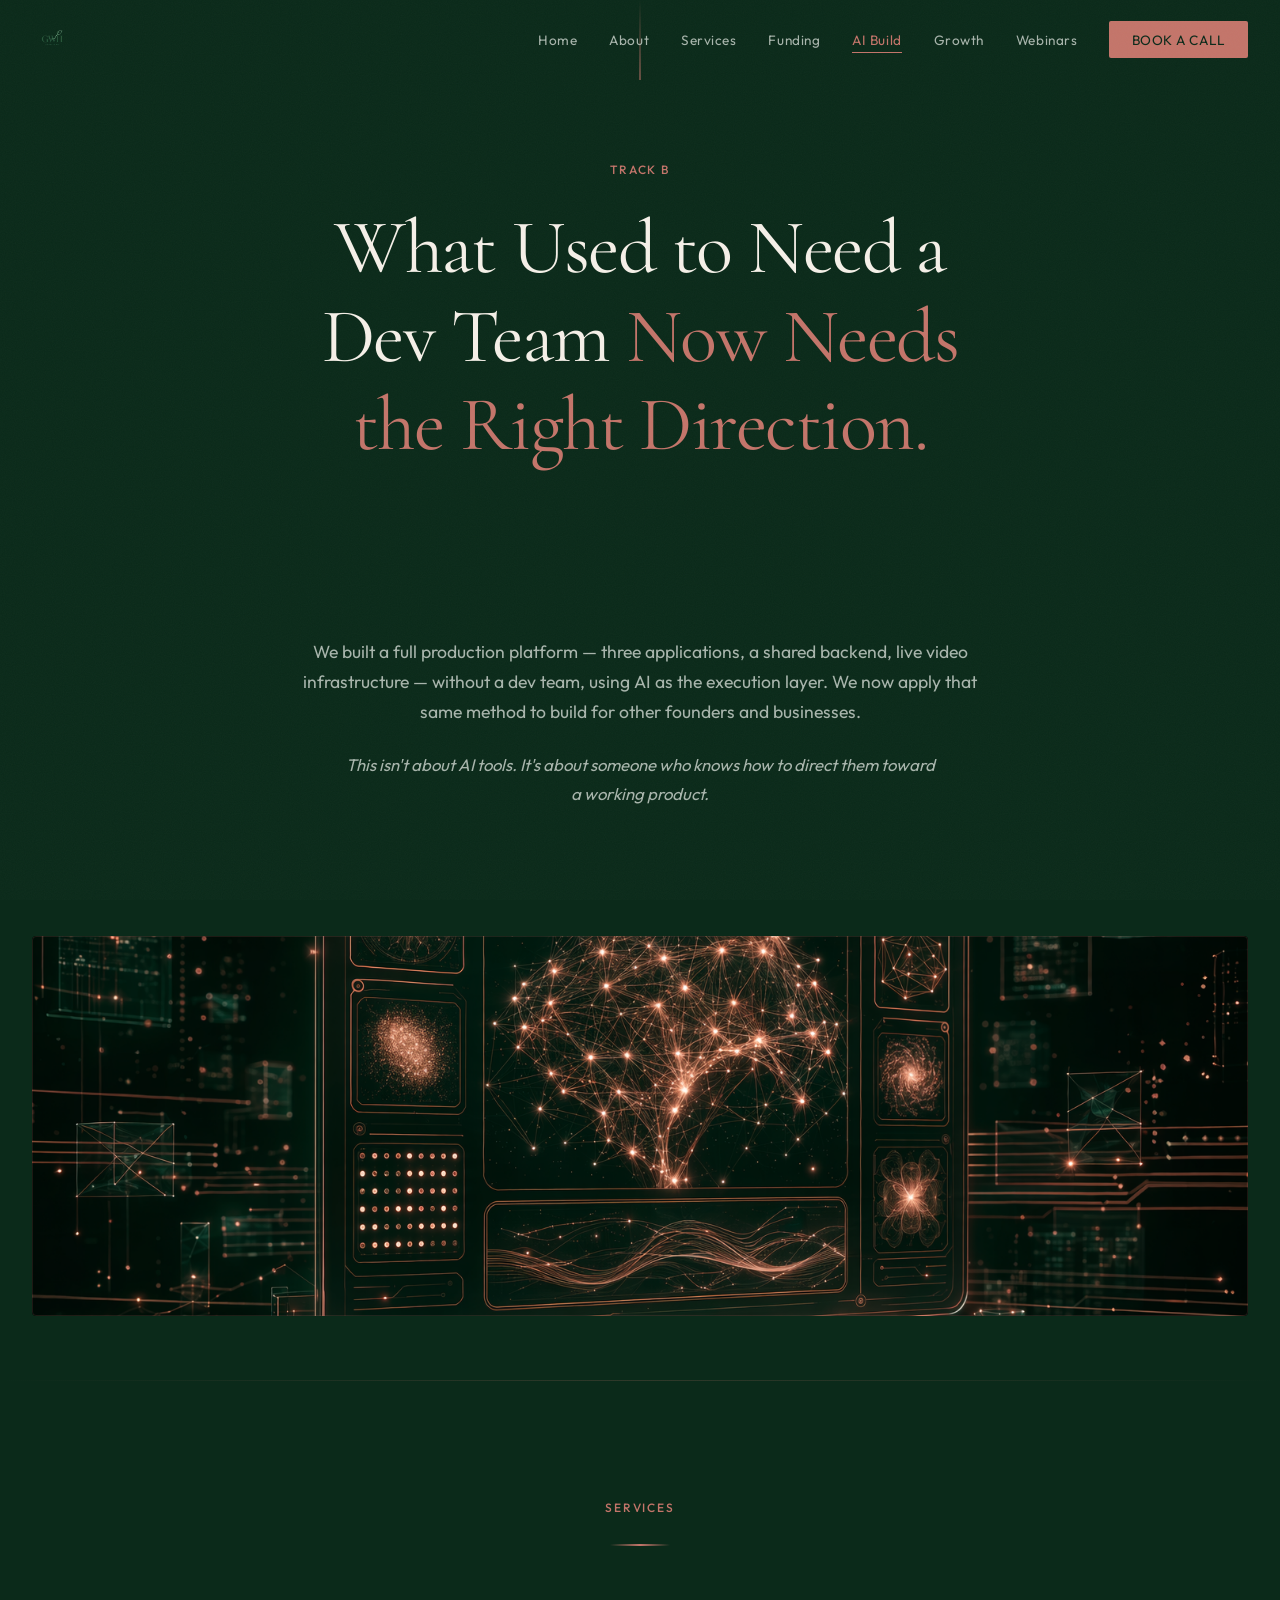
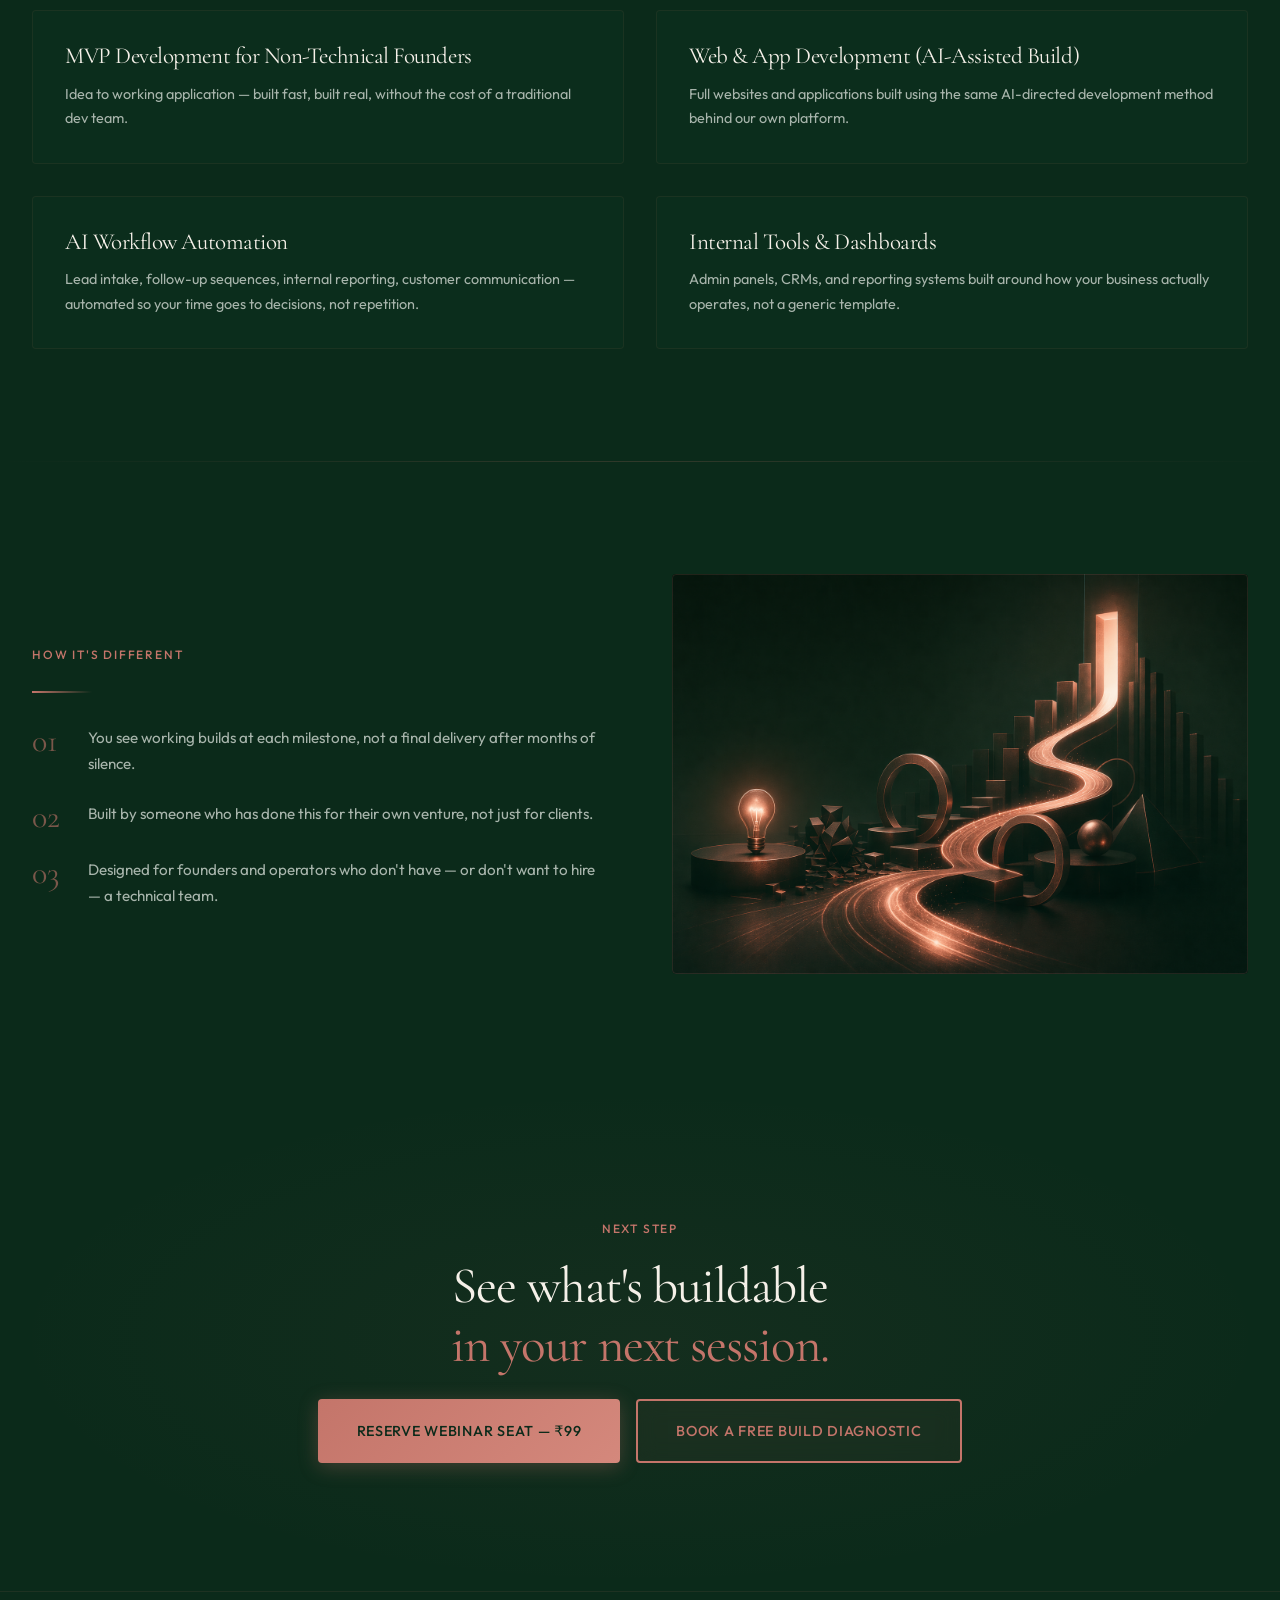
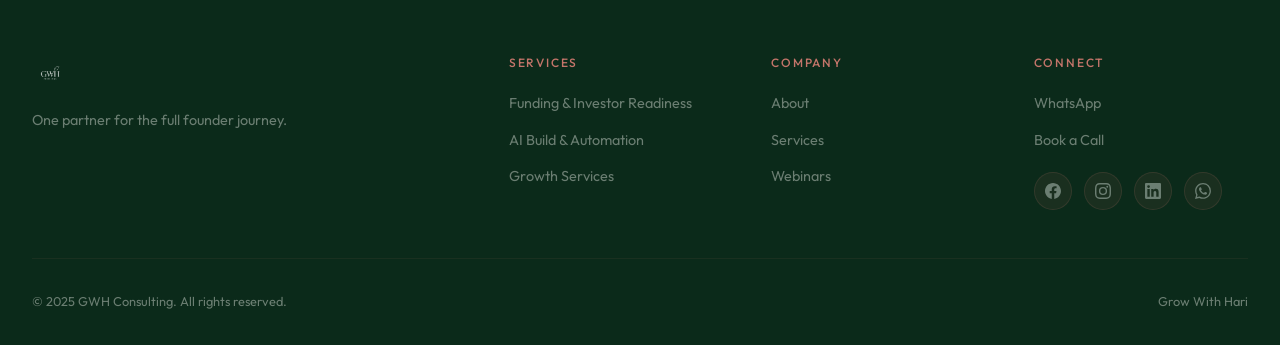
<file: build.html>
<!DOCTYPE html>
<html lang="en">
<head>
  <meta charset="UTF-8">
  <meta name="viewport" content="width=device-width, initial-scale=1.0">
  <title>AI Build & Automation — GWH Consulting</title>
  <meta name="description" content="What used to need a dev team now needs the right direction. AI-assisted build for founders and businesses.">
  <link rel="stylesheet" href="style.css">
  <link rel="preconnect" href="https://fonts.googleapis.com">
  <link rel="preconnect" href="https://fonts.gstatic.com" crossorigin>
  <link href="https://fonts.googleapis.com/css2?family=Cormorant+Garamond:ital,wght@0,300;0,400;0,500;0,600;1,300;1,400&family=Outfit:wght@300;400;500;600&display=swap" rel="stylesheet">
</head>
<body>
  <div class="grain"></div>

  <nav class="nav">
    <div class="nav-inner">
      <a href="index.html" class="nav-logo"><img src="logo.png" alt="GWH Consulting"></a>
      <ul class="nav-links">
        <li><a href="index.html">Home</a></li>
        <li><a href="about.html">About</a></li>
        <li><a href="services.html">Services</a></li>
        <li><a href="funding.html">Funding</a></li>
        <li><a href="build.html" class="active">AI Build</a></li>
        <li><a href="growth.html">Growth</a></li>
        <li><a href="webinars.html">Webinars</a></li>
        <li><a href="contact.html" class="nav-cta">Book a Call</a></li>
      </ul>
      <div class="nav-toggle"><span></span><span></span><span></span></div>
    </div>
  </nav>

  <!-- Page Header -->
  <section class="page-header">
    <div class="container">
      <span class="label reveal">Track B</span>
      <h1 class="reveal stagger-1">What Used to Need a Dev Team <span style="color: var(--gold);">Now Needs the Right Direction.</span></h1>
    </div>
  </section>

  <!-- Intro -->
  <section class="section-sm">
    <div class="container-narrow" style="text-align: center;">
      <p class="reveal" style="color: var(--text-secondary); font-size: 1.1rem; max-width: 700px; margin: 0 auto;">We built a full production platform — three applications, a shared backend, live video infrastructure — without a dev team, using AI as the execution layer. We now apply that same method to build for other founders and businesses.</p>
      <p class="reveal stagger-1" style="color: var(--text-secondary); font-size: 1.05rem; max-width: 600px; margin: 1.5rem auto 0; font-style: italic;">This isn't about AI tools. It's about someone who knows how to direct them toward a working product.</p>
    </div>
  </section>

  <!-- Hero Image -->
  <section class="section-sm">
    <div class="container">
      <div class="img-frame reveal" style="height: 380px; border-radius: 4px;">
        <img src="ai-build.png" alt="AI-powered development" style="height: 100%; width: 100%; object-fit: cover;">
      </div>
    </div>
  </section>

  <div class="section-divider"></div>

  <!-- Services -->
  <section>
    <div class="container">
      <div style="text-align: center; margin-bottom: 4rem;">
        <span class="label reveal">Services</span>
        <div class="gold-line-center reveal stagger-1"></div>
      </div>
      <div class="grid-2">
        <div class="service-card reveal stagger-1">
          <h4>MVP Development for Non-Technical Founders</h4>
          <p>Idea to working application — built fast, built real, without the cost of a traditional dev team.</p>
        </div>
        <div class="service-card reveal stagger-2">
          <h4>Web & App Development (AI-Assisted Build)</h4>
          <p>Full websites and applications built using the same AI-directed development method behind our own platform.</p>
        </div>
        <div class="service-card reveal stagger-3">
          <h4>AI Workflow Automation</h4>
          <p>Lead intake, follow-up sequences, internal reporting, customer communication — automated so your time goes to decisions, not repetition.</p>
        </div>
        <div class="service-card reveal stagger-4">
          <h4>Internal Tools & Dashboards</h4>
          <p>Admin panels, CRMs, and reporting systems built around how your business actually operates, not a generic template.</p>
        </div>
      </div>
    </div>
  </section>

  <div class="section-divider"></div>

  <!-- How It's Different -->
  <section>
    <div class="container">
      <div class="split">
        <div class="reveal-left">
          <span class="label">How It's Different</span>
          <div class="gold-line"></div>
          <ul class="principle-list" style="margin-top: 2rem;">
            <li>
              <span class="principle-num">01</span>
              <div class="principle-text">
                <p>You see working builds at each milestone, not a final delivery after months of silence.</p>
              </div>
            </li>
            <li>
              <span class="principle-num">02</span>
              <div class="principle-text">
                <p>Built by someone who has done this for their own venture, not just for clients.</p>
              </div>
            </li>
            <li>
              <span class="principle-num">03</span>
              <div class="principle-text">
                <p>Designed for founders and operators who don't have — or don't want to hire — a technical team.</p>
              </div>
            </li>
          </ul>
        </div>
        <div class="reveal-right">
          <div class="img-frame">
            <img src="hero.png" alt="AI development process" style="height: 400px;">
          </div>
        </div>
      </div>
    </div>
  </section>

  <!-- CTA -->
  <section class="cta-section">
    <div class="container">
      <span class="label reveal">Next Step</span>
      <h2 class="reveal stagger-1" style="margin-top: 1rem;">See what's buildable<br><span style="color: var(--gold);">in your next session.</span></h2>
      <div class="cta-buttons reveal stagger-2">
        <a href="webinars.html" class="btn btn-primary">Reserve Webinar Seat — &#8377;99</a>
        <a href="contact.html" class="btn btn-outline">Book a Free Build Diagnostic</a>
      </div>
    </div>
  </section>

  <!-- Footer -->
  <footer class="footer">
    <div class="container">
      <div class="footer-grid">
        <div class="footer-brand">
          <img src="logo.png" alt="GWH Consulting" style="height: 36px; filter: brightness(0) invert(1) opacity(0.7);">
          <p>One partner for the full founder journey.</p>
        </div>
        <div>
          <h5>Services</h5>
          <ul class="footer-links">
            <li><a href="funding.html">Funding & Investor Readiness</a></li>
            <li><a href="build.html">AI Build & Automation</a></li>
            <li><a href="growth.html">Growth Services</a></li>
          </ul>
        </div>
        <div>
          <h5>Company</h5>
          <ul class="footer-links">
            <li><a href="about.html">About</a></li>
            <li><a href="services.html">Services</a></li>
            <li><a href="webinars.html">Webinars</a></li>
          </ul>
        </div>
        <div>
          <h5>Connect</h5>
          <ul class="footer-links">
            <li><a href="https://wa.me/918138979684" target="_blank" rel="noopener">WhatsApp</a></li>
            <li><a href="contact.html">Book a Call</a></li>
          </ul>
          <div class="footer-social">
            <a href="https://www.facebook.com/profile.php?id=61590142725541" target="_blank" rel="noopener" aria-label="Facebook">
              <svg viewBox="0 0 24 24"><path d="M24 12.073c0-6.627-5.373-12-12-12s-12 5.373-12 12c0 5.99 4.388 10.954 10.125 11.854v-8.385H7.078v-3.47h3.047V9.43c0-3.007 1.792-4.669 4.533-4.669 1.312 0 2.686.235 2.686.235v2.953H15.83c-1.491 0-1.956.925-1.956 1.874v2.25h3.328l-.532 3.47h-2.796v8.385C19.612 23.027 24 18.062 24 12.073z"/></svg>
            </a>
            <a href="https://www.instagram.com/growwithhari.official/" target="_blank" rel="noopener" aria-label="Instagram">
              <svg viewBox="0 0 24 24"><path d="M12 2.163c3.204 0 3.584.012 4.85.07 3.252.148 4.771 1.691 4.919 4.919.058 1.265.069 1.645.069 4.849 0 3.205-.012 3.584-.069 4.849-.149 3.225-1.664 4.771-4.919 4.919-1.266.058-1.644.07-4.85.07-3.204 0-3.584-.012-4.849-.07-3.26-.149-4.771-1.699-4.919-4.92-.058-1.265-.07-1.644-.07-4.849 0-3.204.013-3.583.07-4.849.149-3.227 1.664-4.771 4.919-4.919 1.266-.057 1.645-.069 4.849-.069zM12 0C8.741 0 8.333.014 7.053.072 2.695.272.273 2.69.073 7.052.014 8.333 0 8.741 0 12c0 3.259.014 3.668.072 4.948.2 4.358 2.618 6.78 6.98 6.98C8.333 23.986 8.741 24 12 24c3.259 0 3.668-.014 4.948-.072 4.354-.2 6.782-2.618 6.979-6.98.059-1.28.073-1.689.073-4.948 0-3.259-.014-3.667-.072-4.947-.196-4.354-2.617-6.78-6.979-6.98C15.668.014 15.259 0 12 0zm0 5.838a6.162 6.162 0 100 12.324 6.162 6.162 0 000-12.324zM12 16a4 4 0 110-8 4 4 0 010 8zm6.406-11.845a1.44 1.44 0 100 2.881 1.44 1.44 0 000-2.881z"/></svg>
            </a>
            <a href="https://www.linkedin.com/company/105616139/" target="_blank" rel="noopener" aria-label="LinkedIn">
              <svg viewBox="0 0 24 24"><path d="M20.447 20.452h-3.554v-5.569c0-1.328-.027-3.037-1.852-3.037-1.853 0-2.136 1.445-2.136 2.939v5.667H9.351V9h3.414v1.561h.046c.477-.9 1.637-1.85 3.37-1.85 3.601 0 4.267 2.37 4.267 5.455v6.286zM5.337 7.433a2.062 2.062 0 01-2.063-2.065 2.064 2.064 0 112.063 2.065zm1.782 13.019H3.555V9h3.564v11.452zM22.225 0H1.771C.792 0 0 .774 0 1.729v20.542C0 23.227.792 24 1.771 24h20.451C23.2 24 24 23.227 24 22.271V1.729C24 .774 23.2 0 22.222 0h.003z"/></svg>
            </a>
            <a href="https://wa.me/918138979684" target="_blank" rel="noopener" aria-label="WhatsApp">
              <svg viewBox="0 0 24 24"><path d="M17.472 14.382c-.297-.149-1.758-.867-2.03-.967-.273-.099-.471-.148-.67.15-.197.297-.767.966-.94 1.164-.173.199-.347.223-.644.075-.297-.15-1.255-.463-2.39-1.475-.883-.788-1.48-1.761-1.653-2.059-.173-.297-.018-.458.13-.606.134-.133.298-.347.446-.52.149-.174.198-.298.298-.497.099-.198.05-.371-.025-.52-.075-.149-.669-1.612-.916-2.207-.242-.579-.487-.5-.669-.51-.173-.008-.371-.01-.57-.01-.198 0-.52.074-.792.372-.272.297-1.04 1.016-1.04 2.479 0 1.462 1.065 2.875 1.213 3.074.149.198 2.096 3.2 5.077 4.487.709.306 1.262.489 1.694.625.712.227 1.36.195 1.871.118.571-.085 1.758-.719 2.006-1.413.248-.694.248-1.289.173-1.413-.074-.124-.272-.198-.57-.347m-5.421 7.403h-.004a9.87 9.87 0 01-5.031-1.378l-.361-.214-3.741.982.998-3.648-.235-.374a9.86 9.86 0 01-1.51-5.26c.001-5.45 4.436-9.884 9.888-9.884 2.64 0 5.122 1.03 6.988 2.898a9.825 9.825 0 012.893 6.994c-.003 5.45-4.437 9.884-9.885 9.884m8.413-18.297A11.815 11.815 0 0012.05 0C5.495 0 .16 5.335.157 11.892c0 2.096.547 4.142 1.588 5.945L.057 24l6.305-1.654a11.882 11.882 0 005.683 1.448h.005c6.554 0 11.89-5.335 11.893-11.893a11.821 11.821 0 00-3.48-8.413z"/></svg>
            </a>
          </div>
        </div>
      </div>
      <div class="footer-bottom">
        <p>&copy; 2025 GWH Consulting. All rights reserved.</p>
        <p>Grow With Hari</p>
      </div>
    </div>
  </footer>

  <script src="script.js"></script>
</body>
</html>
</file>
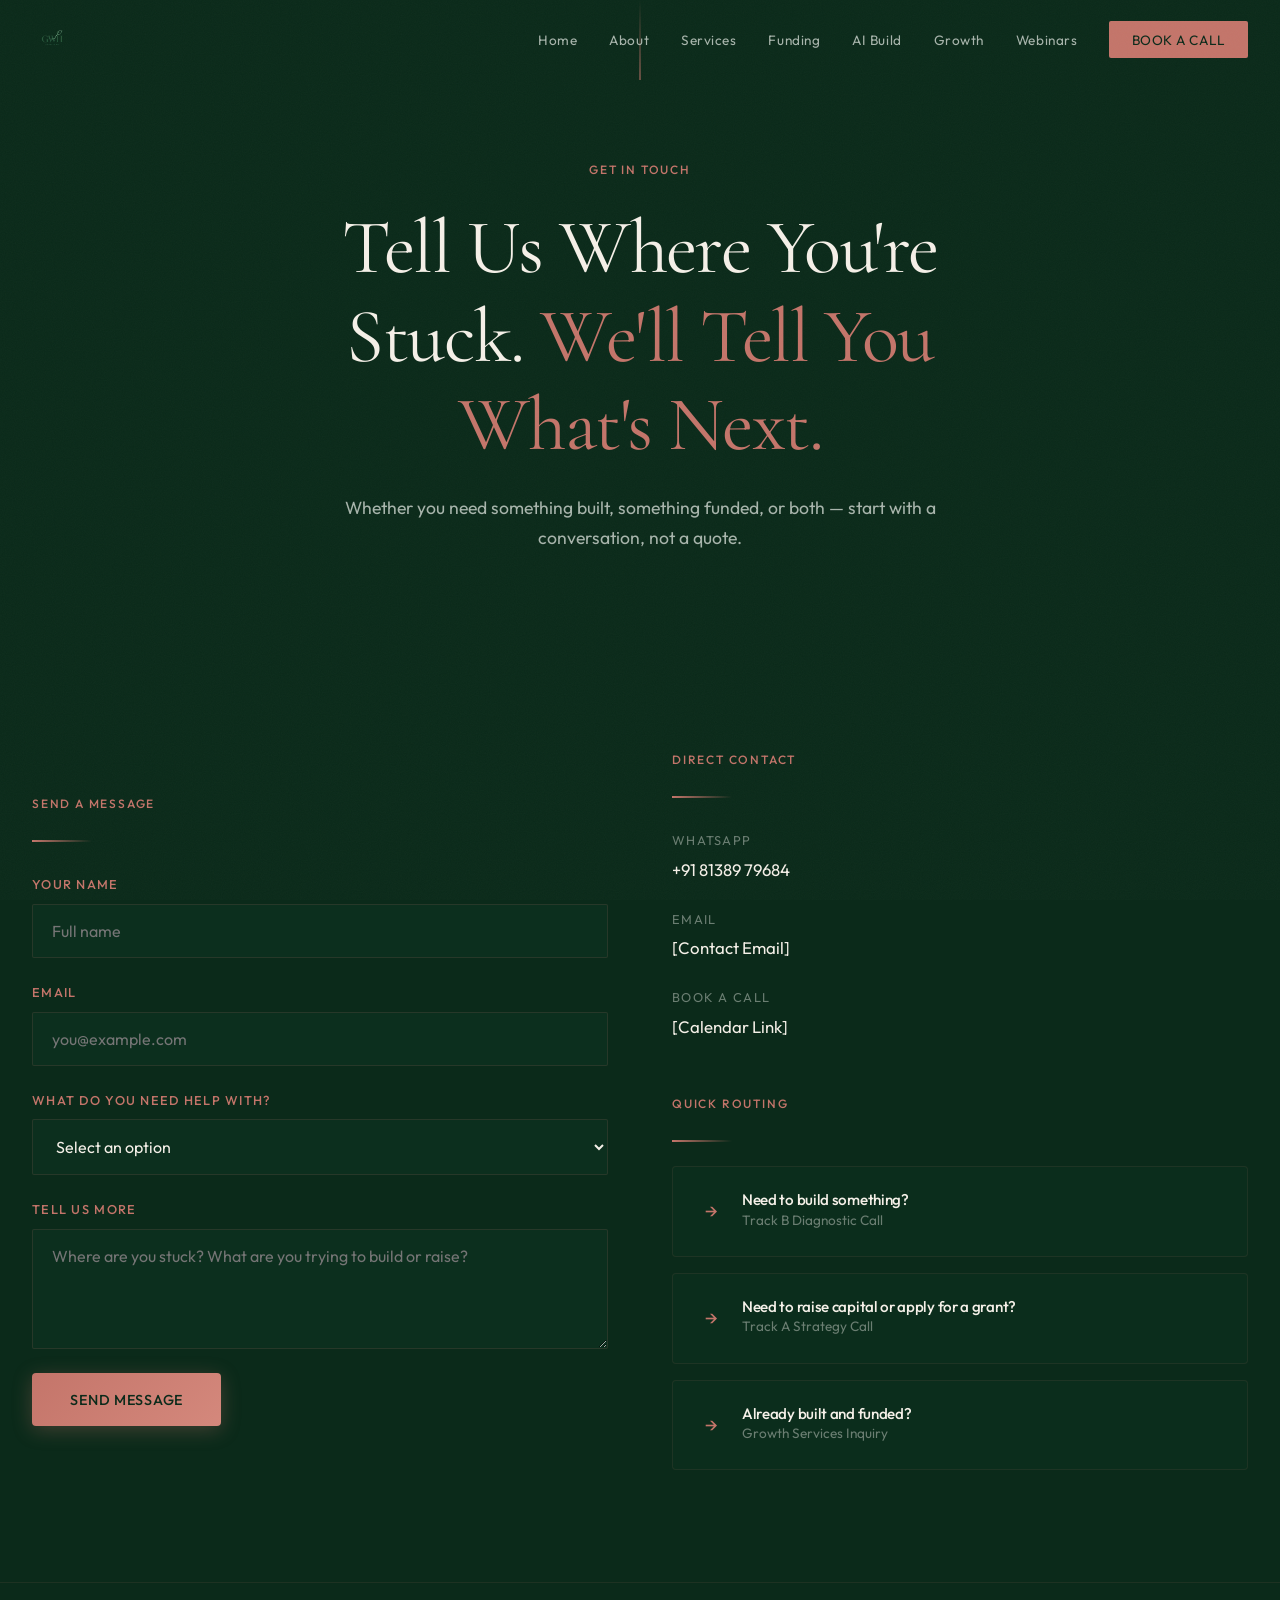
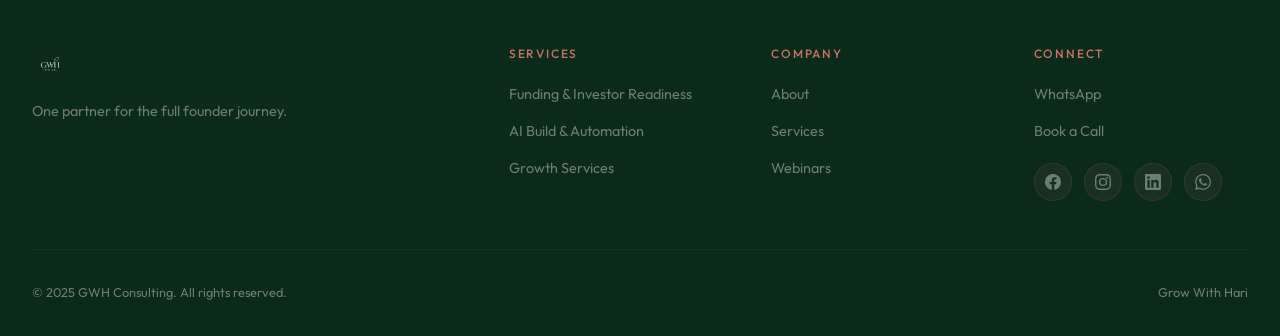
<file: contact.html>
<!DOCTYPE html>
<html lang="en">
<head>
  <meta charset="UTF-8">
  <meta name="viewport" content="width=device-width, initial-scale=1.0">
  <title>Contact — GWH Consulting</title>
  <meta name="description" content="Tell us where you're stuck. We'll tell you what's next. Book a call, send a message, or route to the right service.">
  <link rel="stylesheet" href="style.css">
  <link rel="preconnect" href="https://fonts.googleapis.com">
  <link rel="preconnect" href="https://fonts.gstatic.com" crossorigin>
  <link href="https://fonts.googleapis.com/css2?family=Cormorant+Garamond:ital,wght@0,300;0,400;0,500;0,600;1,300;1,400&family=Outfit:wght@300;400;500;600&display=swap" rel="stylesheet">
</head>
<body>
  <div class="grain"></div>

  <nav class="nav">
    <div class="nav-inner">
      <a href="index.html" class="nav-logo"><img src="logo.png" alt="GWH Consulting"></a>
      <ul class="nav-links">
        <li><a href="index.html">Home</a></li>
        <li><a href="about.html">About</a></li>
        <li><a href="services.html">Services</a></li>
        <li><a href="funding.html">Funding</a></li>
        <li><a href="build.html">AI Build</a></li>
        <li><a href="growth.html">Growth</a></li>
        <li><a href="webinars.html">Webinars</a></li>
        <li><a href="contact.html" class="nav-cta active">Book a Call</a></li>
      </ul>
      <div class="nav-toggle"><span></span><span></span><span></span></div>
    </div>
  </nav>

  <!-- Page Header -->
  <section class="page-header">
    <div class="container">
      <span class="label reveal">Get in Touch</span>
      <h1 class="reveal stagger-1">Tell Us Where You're Stuck. <span style="color: var(--gold);">We'll Tell You What's Next.</span></h1>
      <p class="reveal stagger-2">Whether you need something built, something funded, or both — start with a conversation, not a quote.</p>
    </div>
  </section>

  <!-- Contact Section -->
  <section>
    <div class="container">
      <div class="split">
        <!-- Form -->
        <div class="reveal-left">
          <span class="label">Send a Message</span>
          <div class="gold-line"></div>
          <form class="contact-form" style="margin-top: 2rem;">
            <div class="form-group">
              <label for="name">Your Name</label>
              <input type="text" id="name" name="name" placeholder="Full name" required>
            </div>
            <div class="form-group">
              <label for="email">Email</label>
              <input type="email" id="email" name="email" placeholder="you@example.com" required>
            </div>
            <div class="form-group">
              <label for="interest">What do you need help with?</label>
              <select id="interest" name="interest">
                <option value="">Select an option</option>
                <option value="build">Building something (Track B)</option>
                <option value="fund">Raising capital / grants (Track A)</option>
                <option value="growth">Growth & visibility support</option>
                <option value="webinar">Webinar inquiry</option>
                <option value="other">Something else</option>
              </select>
            </div>
            <div class="form-group">
              <label for="message">Tell us more</label>
              <textarea id="message" name="message" placeholder="Where are you stuck? What are you trying to build or raise?"></textarea>
            </div>
            <button type="submit" class="btn btn-primary" style="align-self: flex-start;">Send Message</button>
          </form>
        </div>

        <!-- Contact Info + Routing -->
        <div class="reveal-right">
          <span class="label">Direct Contact</span>
          <div class="gold-line"></div>
          <div style="margin-top: 2rem; margin-bottom: 3rem;">
            <div style="margin-bottom: 1.5rem;">
              <p style="color: var(--text-muted); font-size: 0.8rem; text-transform: uppercase; letter-spacing: 0.1em; margin-bottom: 0.25rem;">WhatsApp</p>
              <a href="https://wa.me/918138979684" target="_blank" rel="noopener" style="color: var(--cream); font-size: 1.05rem;">+91 81389 79684</a>
            </div>
            <div style="margin-bottom: 1.5rem;">
              <p style="color: var(--text-muted); font-size: 0.8rem; text-transform: uppercase; letter-spacing: 0.1em; margin-bottom: 0.25rem;">Email</p>
              <p style="color: var(--cream); font-size: 1.05rem;">[Contact Email]</p>
            </div>
            <div>
              <p style="color: var(--text-muted); font-size: 0.8rem; text-transform: uppercase; letter-spacing: 0.1em; margin-bottom: 0.25rem;">Book a Call</p>
              <p style="color: var(--cream); font-size: 1.05rem;">[Calendar Link]</p>
            </div>
          </div>

          <span class="label">Quick Routing</span>
          <div class="gold-line"></div>
          <div style="margin-top: 1.5rem; display: flex; flex-direction: column; gap: 1rem;">
            <a href="build.html" class="routing-card">
              <span class="routing-arrow">&rarr;</span>
              <div class="routing-text">
                <h4>Need to build something?</h4>
                <p>Track B Diagnostic Call</p>
              </div>
            </a>
            <a href="funding.html" class="routing-card">
              <span class="routing-arrow">&rarr;</span>
              <div class="routing-text">
                <h4>Need to raise capital or apply for a grant?</h4>
                <p>Track A Strategy Call</p>
              </div>
            </a>
            <a href="growth.html" class="routing-card">
              <span class="routing-arrow">&rarr;</span>
              <div class="routing-text">
                <h4>Already built and funded?</h4>
                <p>Growth Services Inquiry</p>
              </div>
            </a>
          </div>
        </div>
      </div>
    </div>
  </section>

  <!-- Footer -->
  <footer class="footer">
    <div class="container">
      <div class="footer-grid">
        <div class="footer-brand">
          <img src="logo.png" alt="GWH Consulting" style="height: 36px; filter: brightness(0) invert(1) opacity(0.7);">
          <p>One partner for the full founder journey.</p>
        </div>
        <div>
          <h5>Services</h5>
          <ul class="footer-links">
            <li><a href="funding.html">Funding & Investor Readiness</a></li>
            <li><a href="build.html">AI Build & Automation</a></li>
            <li><a href="growth.html">Growth Services</a></li>
          </ul>
        </div>
        <div>
          <h5>Company</h5>
          <ul class="footer-links">
            <li><a href="about.html">About</a></li>
            <li><a href="services.html">Services</a></li>
            <li><a href="webinars.html">Webinars</a></li>
          </ul>
        </div>
        <div>
          <h5>Connect</h5>
          <ul class="footer-links">
            <li><a href="https://wa.me/918138979684" target="_blank" rel="noopener">WhatsApp</a></li>
            <li><a href="contact.html">Book a Call</a></li>
          </ul>
          <div class="footer-social">
            <a href="https://www.facebook.com/profile.php?id=61590142725541" target="_blank" rel="noopener" aria-label="Facebook">
              <svg viewBox="0 0 24 24"><path d="M24 12.073c0-6.627-5.373-12-12-12s-12 5.373-12 12c0 5.99 4.388 10.954 10.125 11.854v-8.385H7.078v-3.47h3.047V9.43c0-3.007 1.792-4.669 4.533-4.669 1.312 0 2.686.235 2.686.235v2.953H15.83c-1.491 0-1.956.925-1.956 1.874v2.25h3.328l-.532 3.47h-2.796v8.385C19.612 23.027 24 18.062 24 12.073z"/></svg>
            </a>
            <a href="https://www.instagram.com/growwithhari.official/" target="_blank" rel="noopener" aria-label="Instagram">
              <svg viewBox="0 0 24 24"><path d="M12 2.163c3.204 0 3.584.012 4.85.07 3.252.148 4.771 1.691 4.919 4.919.058 1.265.069 1.645.069 4.849 0 3.205-.012 3.584-.069 4.849-.149 3.225-1.664 4.771-4.919 4.919-1.266.058-1.644.07-4.85.07-3.204 0-3.584-.012-4.849-.07-3.26-.149-4.771-1.699-4.919-4.92-.058-1.265-.07-1.644-.07-4.849 0-3.204.013-3.583.07-4.849.149-3.227 1.664-4.771 4.919-4.919 1.266-.057 1.645-.069 4.849-.069zM12 0C8.741 0 8.333.014 7.053.072 2.695.272.273 2.69.073 7.052.014 8.333 0 8.741 0 12c0 3.259.014 3.668.072 4.948.2 4.358 2.618 6.78 6.98 6.98C8.333 23.986 8.741 24 12 24c3.259 0 3.668-.014 4.948-.072 4.354-.2 6.782-2.618 6.979-6.98.059-1.28.073-1.689.073-4.948 0-3.259-.014-3.667-.072-4.947-.196-4.354-2.617-6.78-6.979-6.98C15.668.014 15.259 0 12 0zm0 5.838a6.162 6.162 0 100 12.324 6.162 6.162 0 000-12.324zM12 16a4 4 0 110-8 4 4 0 010 8zm6.406-11.845a1.44 1.44 0 100 2.881 1.44 1.44 0 000-2.881z"/></svg>
            </a>
            <a href="https://www.linkedin.com/company/105616139/" target="_blank" rel="noopener" aria-label="LinkedIn">
              <svg viewBox="0 0 24 24"><path d="M20.447 20.452h-3.554v-5.569c0-1.328-.027-3.037-1.852-3.037-1.853 0-2.136 1.445-2.136 2.939v5.667H9.351V9h3.414v1.561h.046c.477-.9 1.637-1.85 3.37-1.85 3.601 0 4.267 2.37 4.267 5.455v6.286zM5.337 7.433a2.062 2.062 0 01-2.063-2.065 2.064 2.064 0 112.063 2.065zm1.782 13.019H3.555V9h3.564v11.452zM22.225 0H1.771C.792 0 0 .774 0 1.729v20.542C0 23.227.792 24 1.771 24h20.451C23.2 24 24 23.227 24 22.271V1.729C24 .774 23.2 0 22.222 0h.003z"/></svg>
            </a>
            <a href="https://wa.me/918138979684" target="_blank" rel="noopener" aria-label="WhatsApp">
              <svg viewBox="0 0 24 24"><path d="M17.472 14.382c-.297-.149-1.758-.867-2.03-.967-.273-.099-.471-.148-.67.15-.197.297-.767.966-.94 1.164-.173.199-.347.223-.644.075-.297-.15-1.255-.463-2.39-1.475-.883-.788-1.48-1.761-1.653-2.059-.173-.297-.018-.458.13-.606.134-.133.298-.347.446-.52.149-.174.198-.298.298-.497.099-.198.05-.371-.025-.52-.075-.149-.669-1.612-.916-2.207-.242-.579-.487-.5-.669-.51-.173-.008-.371-.01-.57-.01-.198 0-.52.074-.792.372-.272.297-1.04 1.016-1.04 2.479 0 1.462 1.065 2.875 1.213 3.074.149.198 2.096 3.2 5.077 4.487.709.306 1.262.489 1.694.625.712.227 1.36.195 1.871.118.571-.085 1.758-.719 2.006-1.413.248-.694.248-1.289.173-1.413-.074-.124-.272-.198-.57-.347m-5.421 7.403h-.004a9.87 9.87 0 01-5.031-1.378l-.361-.214-3.741.982.998-3.648-.235-.374a9.86 9.86 0 01-1.51-5.26c.001-5.45 4.436-9.884 9.888-9.884 2.64 0 5.122 1.03 6.988 2.898a9.825 9.825 0 012.893 6.994c-.003 5.45-4.437 9.884-9.885 9.884m8.413-18.297A11.815 11.815 0 0012.05 0C5.495 0 .16 5.335.157 11.892c0 2.096.547 4.142 1.588 5.945L.057 24l6.305-1.654a11.882 11.882 0 005.683 1.448h.005c6.554 0 11.89-5.335 11.893-11.893a11.821 11.821 0 00-3.48-8.413z"/></svg>
            </a>
          </div>
        </div>
      </div>
      <div class="footer-bottom">
        <p>&copy; 2025 GWH Consulting. All rights reserved.</p>
        <p>Grow With Hari</p>
      </div>
    </div>
  </footer>

  <script src="script.js"></script>
</body>
</html>
</file>
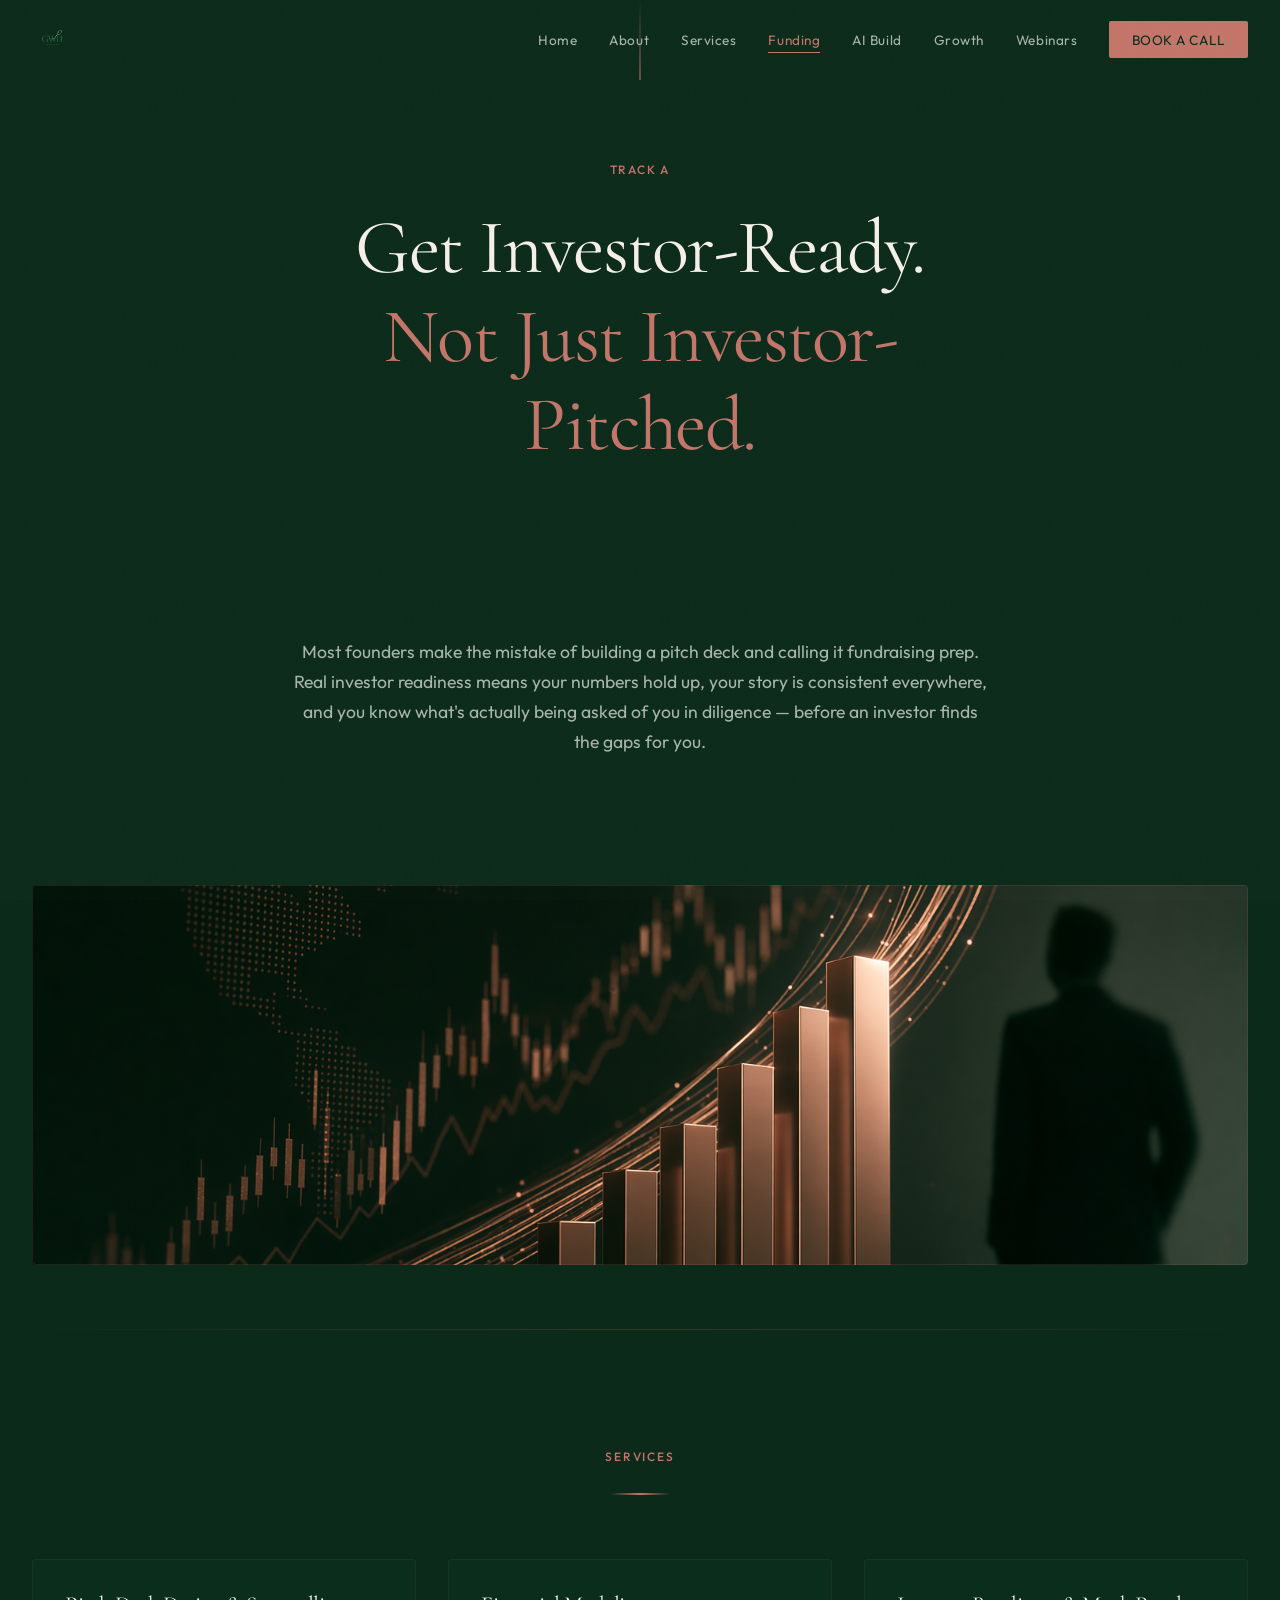
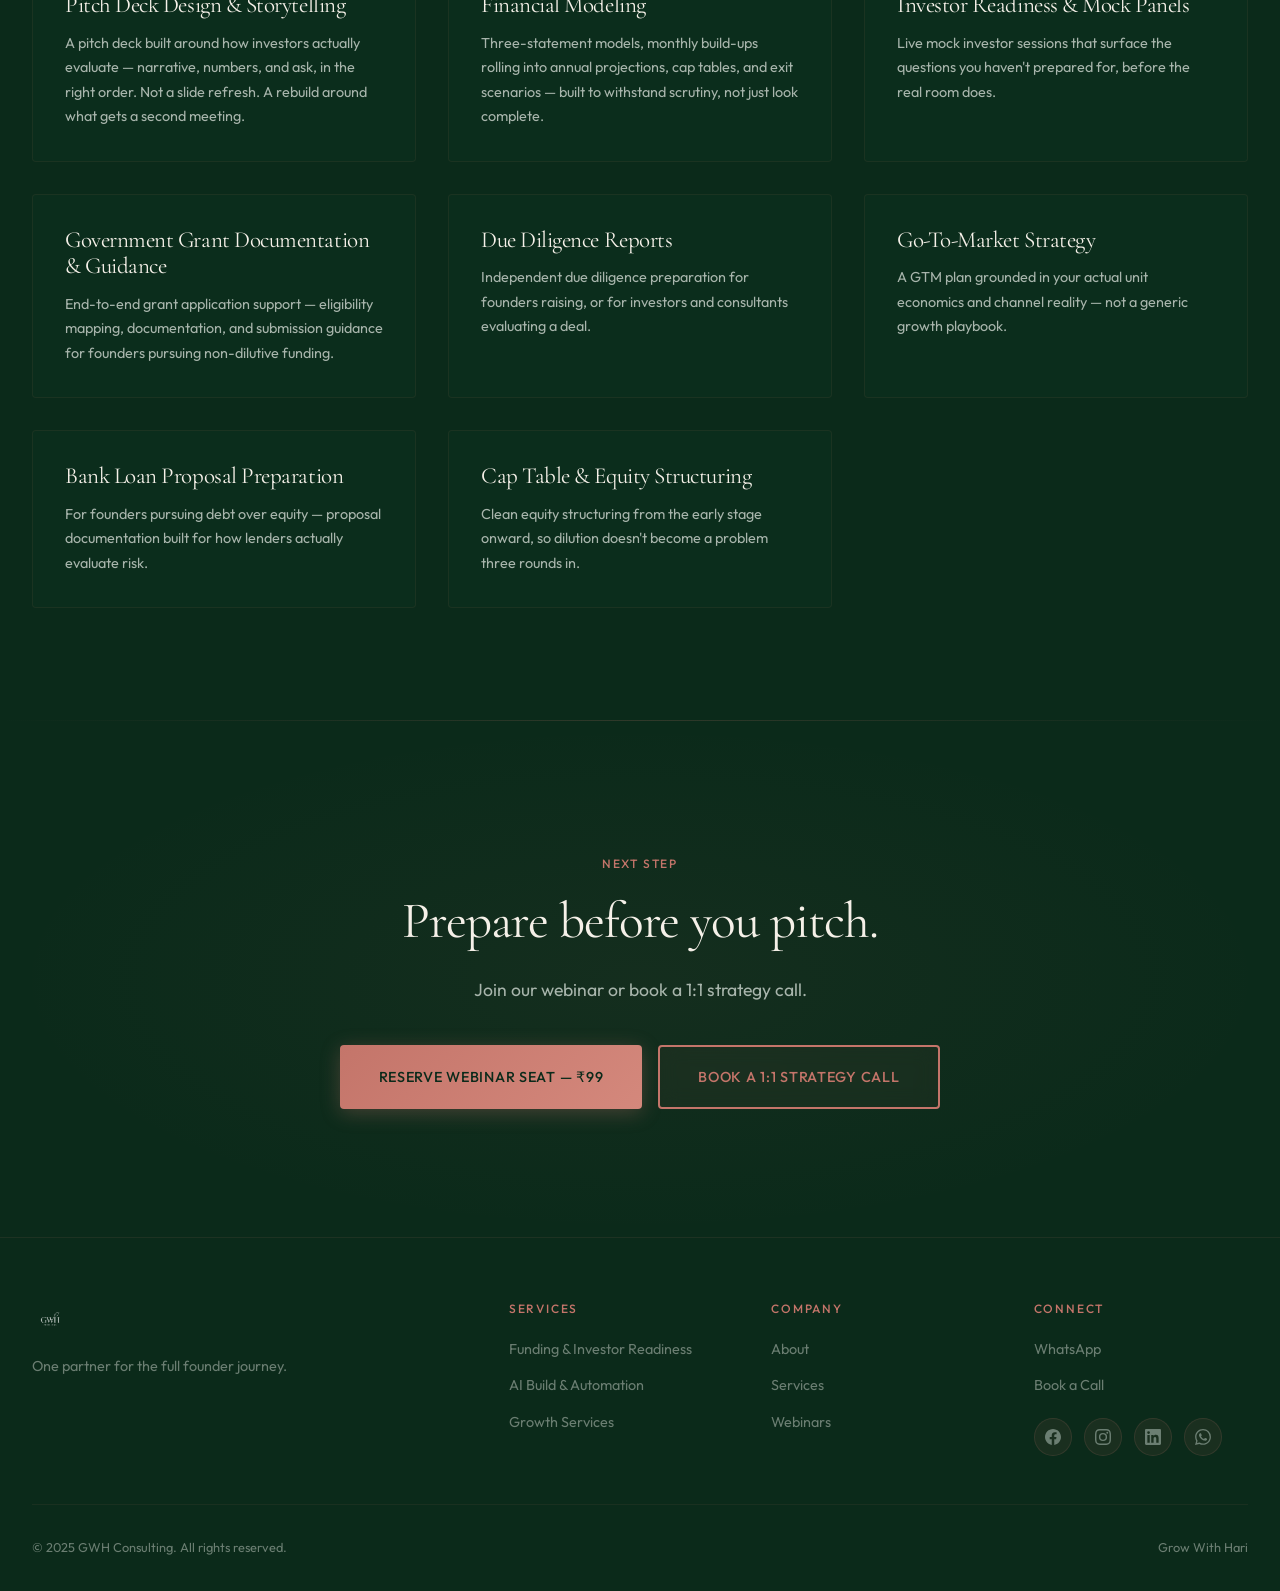
<file: funding.html>
<!DOCTYPE html>
<html lang="en">
<head>
  <meta charset="UTF-8">
  <meta name="viewport" content="width=device-width, initial-scale=1.0">
  <title>Funding & Investor Readiness — GWH Consulting</title>
  <meta name="description" content="Get investor-ready. Pitch decks, financial models, due diligence, mock panels, and grant support.">
  <link rel="stylesheet" href="style.css">
  <link rel="preconnect" href="https://fonts.googleapis.com">
  <link rel="preconnect" href="https://fonts.gstatic.com" crossorigin>
  <link href="https://fonts.googleapis.com/css2?family=Cormorant+Garamond:ital,wght@0,300;0,400;0,500;0,600;1,300;1,400&family=Outfit:wght@300;400;500;600&display=swap" rel="stylesheet">
</head>
<body>
  <div class="grain"></div>

  <nav class="nav">
    <div class="nav-inner">
      <a href="index.html" class="nav-logo"><img src="logo.png" alt="GWH Consulting"></a>
      <ul class="nav-links">
        <li><a href="index.html">Home</a></li>
        <li><a href="about.html">About</a></li>
        <li><a href="services.html">Services</a></li>
        <li><a href="funding.html" class="active">Funding</a></li>
        <li><a href="build.html">AI Build</a></li>
        <li><a href="growth.html">Growth</a></li>
        <li><a href="webinars.html">Webinars</a></li>
        <li><a href="contact.html" class="nav-cta">Book a Call</a></li>
      </ul>
      <div class="nav-toggle"><span></span><span></span><span></span></div>
    </div>
  </nav>

  <!-- Page Header -->
  <section class="page-header">
    <div class="container">
      <span class="label reveal">Track A</span>
      <h1 class="reveal stagger-1">Get Investor-Ready. <span style="color: var(--gold);">Not Just Investor-Pitched.</span></h1>
    </div>
  </section>

  <!-- Intro -->
  <section class="section-sm">
    <div class="container-narrow" style="text-align: center;">
      <p class="reveal" style="color: var(--text-secondary); font-size: 1.1rem; max-width: 700px; margin: 0 auto;">Most founders make the mistake of building a pitch deck and calling it fundraising prep. Real investor readiness means your numbers hold up, your story is consistent everywhere, and you know what's actually being asked of you in diligence — before an investor finds the gaps for you.</p>
    </div>
  </section>

  <!-- Hero Image -->
  <section class="section-sm">
    <div class="container">
      <div class="img-frame reveal" style="height: 380px; border-radius: 4px;">
        <img src="funding.png" alt="Investor readiness" style="height: 100%; width: 100%; object-fit: cover;">
      </div>
    </div>
  </section>

  <div class="section-divider"></div>

  <!-- Services Grid -->
  <section>
    <div class="container">
      <div style="text-align: center; margin-bottom: 4rem;">
        <span class="label reveal">Services</span>
        <div class="gold-line-center reveal stagger-1"></div>
      </div>
      <div class="grid-3">
        <div class="service-card reveal stagger-1">
          <h4>Pitch Deck Design & Storytelling</h4>
          <p>A pitch deck built around how investors actually evaluate — narrative, numbers, and ask, in the right order. Not a slide refresh. A rebuild around what gets a second meeting.</p>
        </div>
        <div class="service-card reveal stagger-2">
          <h4>Financial Modeling</h4>
          <p>Three-statement models, monthly build-ups rolling into annual projections, cap tables, and exit scenarios — built to withstand scrutiny, not just look complete.</p>
        </div>
        <div class="service-card reveal stagger-3">
          <h4>Investor Readiness & Mock Panels</h4>
          <p>Live mock investor sessions that surface the questions you haven't prepared for, before the real room does.</p>
        </div>
        <div class="service-card reveal stagger-4">
          <h4>Government Grant Documentation & Guidance</h4>
          <p>End-to-end grant application support — eligibility mapping, documentation, and submission guidance for founders pursuing non-dilutive funding.</p>
        </div>
        <div class="service-card reveal stagger-5">
          <h4>Due Diligence Reports</h4>
          <p>Independent due diligence preparation for founders raising, or for investors and consultants evaluating a deal.</p>
        </div>
        <div class="service-card reveal stagger-6">
          <h4>Go-To-Market Strategy</h4>
          <p>A GTM plan grounded in your actual unit economics and channel reality — not a generic growth playbook.</p>
        </div>
        <div class="service-card reveal stagger-1">
          <h4>Bank Loan Proposal Preparation</h4>
          <p>For founders pursuing debt over equity — proposal documentation built for how lenders actually evaluate risk.</p>
        </div>
        <div class="service-card reveal stagger-2">
          <h4>Cap Table & Equity Structuring</h4>
          <p>Clean equity structuring from the early stage onward, so dilution doesn't become a problem three rounds in.</p>
        </div>
      </div>
    </div>
  </section>

  <div class="section-divider"></div>

  <!-- CTA -->
  <section class="cta-section">
    <div class="container">
      <span class="label reveal">Next Step</span>
      <h2 class="reveal stagger-1" style="margin-top: 1rem;">Prepare before you pitch.</h2>
      <p class="reveal stagger-2">Join our webinar or book a 1:1 strategy call.</p>
      <div class="cta-buttons reveal stagger-3">
        <a href="webinars.html" class="btn btn-primary">Reserve Webinar Seat — &#8377;99</a>
        <a href="contact.html" class="btn btn-outline">Book a 1:1 Strategy Call</a>
      </div>
    </div>
  </section>

  <!-- Footer -->
  <footer class="footer">
    <div class="container">
      <div class="footer-grid">
        <div class="footer-brand">
          <img src="logo.png" alt="GWH Consulting" style="height: 36px; filter: brightness(0) invert(1) opacity(0.7);">
          <p>One partner for the full founder journey.</p>
        </div>
        <div>
          <h5>Services</h5>
          <ul class="footer-links">
            <li><a href="funding.html">Funding & Investor Readiness</a></li>
            <li><a href="build.html">AI Build & Automation</a></li>
            <li><a href="growth.html">Growth Services</a></li>
          </ul>
        </div>
        <div>
          <h5>Company</h5>
          <ul class="footer-links">
            <li><a href="about.html">About</a></li>
            <li><a href="services.html">Services</a></li>
            <li><a href="webinars.html">Webinars</a></li>
          </ul>
        </div>
        <div>
          <h5>Connect</h5>
          <ul class="footer-links">
            <li><a href="https://wa.me/918138979684" target="_blank" rel="noopener">WhatsApp</a></li>
            <li><a href="contact.html">Book a Call</a></li>
          </ul>
          <div class="footer-social">
            <a href="https://www.facebook.com/profile.php?id=61590142725541" target="_blank" rel="noopener" aria-label="Facebook">
              <svg viewBox="0 0 24 24"><path d="M24 12.073c0-6.627-5.373-12-12-12s-12 5.373-12 12c0 5.99 4.388 10.954 10.125 11.854v-8.385H7.078v-3.47h3.047V9.43c0-3.007 1.792-4.669 4.533-4.669 1.312 0 2.686.235 2.686.235v2.953H15.83c-1.491 0-1.956.925-1.956 1.874v2.25h3.328l-.532 3.47h-2.796v8.385C19.612 23.027 24 18.062 24 12.073z"/></svg>
            </a>
            <a href="https://www.instagram.com/growwithhari.official/" target="_blank" rel="noopener" aria-label="Instagram">
              <svg viewBox="0 0 24 24"><path d="M12 2.163c3.204 0 3.584.012 4.85.07 3.252.148 4.771 1.691 4.919 4.919.058 1.265.069 1.645.069 4.849 0 3.205-.012 3.584-.069 4.849-.149 3.225-1.664 4.771-4.919 4.919-1.266.058-1.644.07-4.85.07-3.204 0-3.584-.012-4.849-.07-3.26-.149-4.771-1.699-4.919-4.92-.058-1.265-.07-1.644-.07-4.849 0-3.204.013-3.583.07-4.849.149-3.227 1.664-4.771 4.919-4.919 1.266-.057 1.645-.069 4.849-.069zM12 0C8.741 0 8.333.014 7.053.072 2.695.272.273 2.69.073 7.052.014 8.333 0 8.741 0 12c0 3.259.014 3.668.072 4.948.2 4.358 2.618 6.78 6.98 6.98C8.333 23.986 8.741 24 12 24c3.259 0 3.668-.014 4.948-.072 4.354-.2 6.782-2.618 6.979-6.98.059-1.28.073-1.689.073-4.948 0-3.259-.014-3.667-.072-4.947-.196-4.354-2.617-6.78-6.979-6.98C15.668.014 15.259 0 12 0zm0 5.838a6.162 6.162 0 100 12.324 6.162 6.162 0 000-12.324zM12 16a4 4 0 110-8 4 4 0 010 8zm6.406-11.845a1.44 1.44 0 100 2.881 1.44 1.44 0 000-2.881z"/></svg>
            </a>
            <a href="https://www.linkedin.com/company/105616139/" target="_blank" rel="noopener" aria-label="LinkedIn">
              <svg viewBox="0 0 24 24"><path d="M20.447 20.452h-3.554v-5.569c0-1.328-.027-3.037-1.852-3.037-1.853 0-2.136 1.445-2.136 2.939v5.667H9.351V9h3.414v1.561h.046c.477-.9 1.637-1.85 3.37-1.85 3.601 0 4.267 2.37 4.267 5.455v6.286zM5.337 7.433a2.062 2.062 0 01-2.063-2.065 2.064 2.064 0 112.063 2.065zm1.782 13.019H3.555V9h3.564v11.452zM22.225 0H1.771C.792 0 0 .774 0 1.729v20.542C0 23.227.792 24 1.771 24h20.451C23.2 24 24 23.227 24 22.271V1.729C24 .774 23.2 0 22.222 0h.003z"/></svg>
            </a>
            <a href="https://wa.me/918138979684" target="_blank" rel="noopener" aria-label="WhatsApp">
              <svg viewBox="0 0 24 24"><path d="M17.472 14.382c-.297-.149-1.758-.867-2.03-.967-.273-.099-.471-.148-.67.15-.197.297-.767.966-.94 1.164-.173.199-.347.223-.644.075-.297-.15-1.255-.463-2.39-1.475-.883-.788-1.48-1.761-1.653-2.059-.173-.297-.018-.458.13-.606.134-.133.298-.347.446-.52.149-.174.198-.298.298-.497.099-.198.05-.371-.025-.52-.075-.149-.669-1.612-.916-2.207-.242-.579-.487-.5-.669-.51-.173-.008-.371-.01-.57-.01-.198 0-.52.074-.792.372-.272.297-1.04 1.016-1.04 2.479 0 1.462 1.065 2.875 1.213 3.074.149.198 2.096 3.2 5.077 4.487.709.306 1.262.489 1.694.625.712.227 1.36.195 1.871.118.571-.085 1.758-.719 2.006-1.413.248-.694.248-1.289.173-1.413-.074-.124-.272-.198-.57-.347m-5.421 7.403h-.004a9.87 9.87 0 01-5.031-1.378l-.361-.214-3.741.982.998-3.648-.235-.374a9.86 9.86 0 01-1.51-5.26c.001-5.45 4.436-9.884 9.888-9.884 2.64 0 5.122 1.03 6.988 2.898a9.825 9.825 0 012.893 6.994c-.003 5.45-4.437 9.884-9.885 9.884m8.413-18.297A11.815 11.815 0 0012.05 0C5.495 0 .16 5.335.157 11.892c0 2.096.547 4.142 1.588 5.945L.057 24l6.305-1.654a11.882 11.882 0 005.683 1.448h.005c6.554 0 11.89-5.335 11.893-11.893a11.821 11.821 0 00-3.48-8.413z"/></svg>
            </a>
          </div>
        </div>
      </div>
      <div class="footer-bottom">
        <p>&copy; 2025 GWH Consulting. All rights reserved.</p>
        <p>Grow With Hari</p>
      </div>
    </div>
  </footer>

  <script src="script.js"></script>
</body>
</html>
</file>
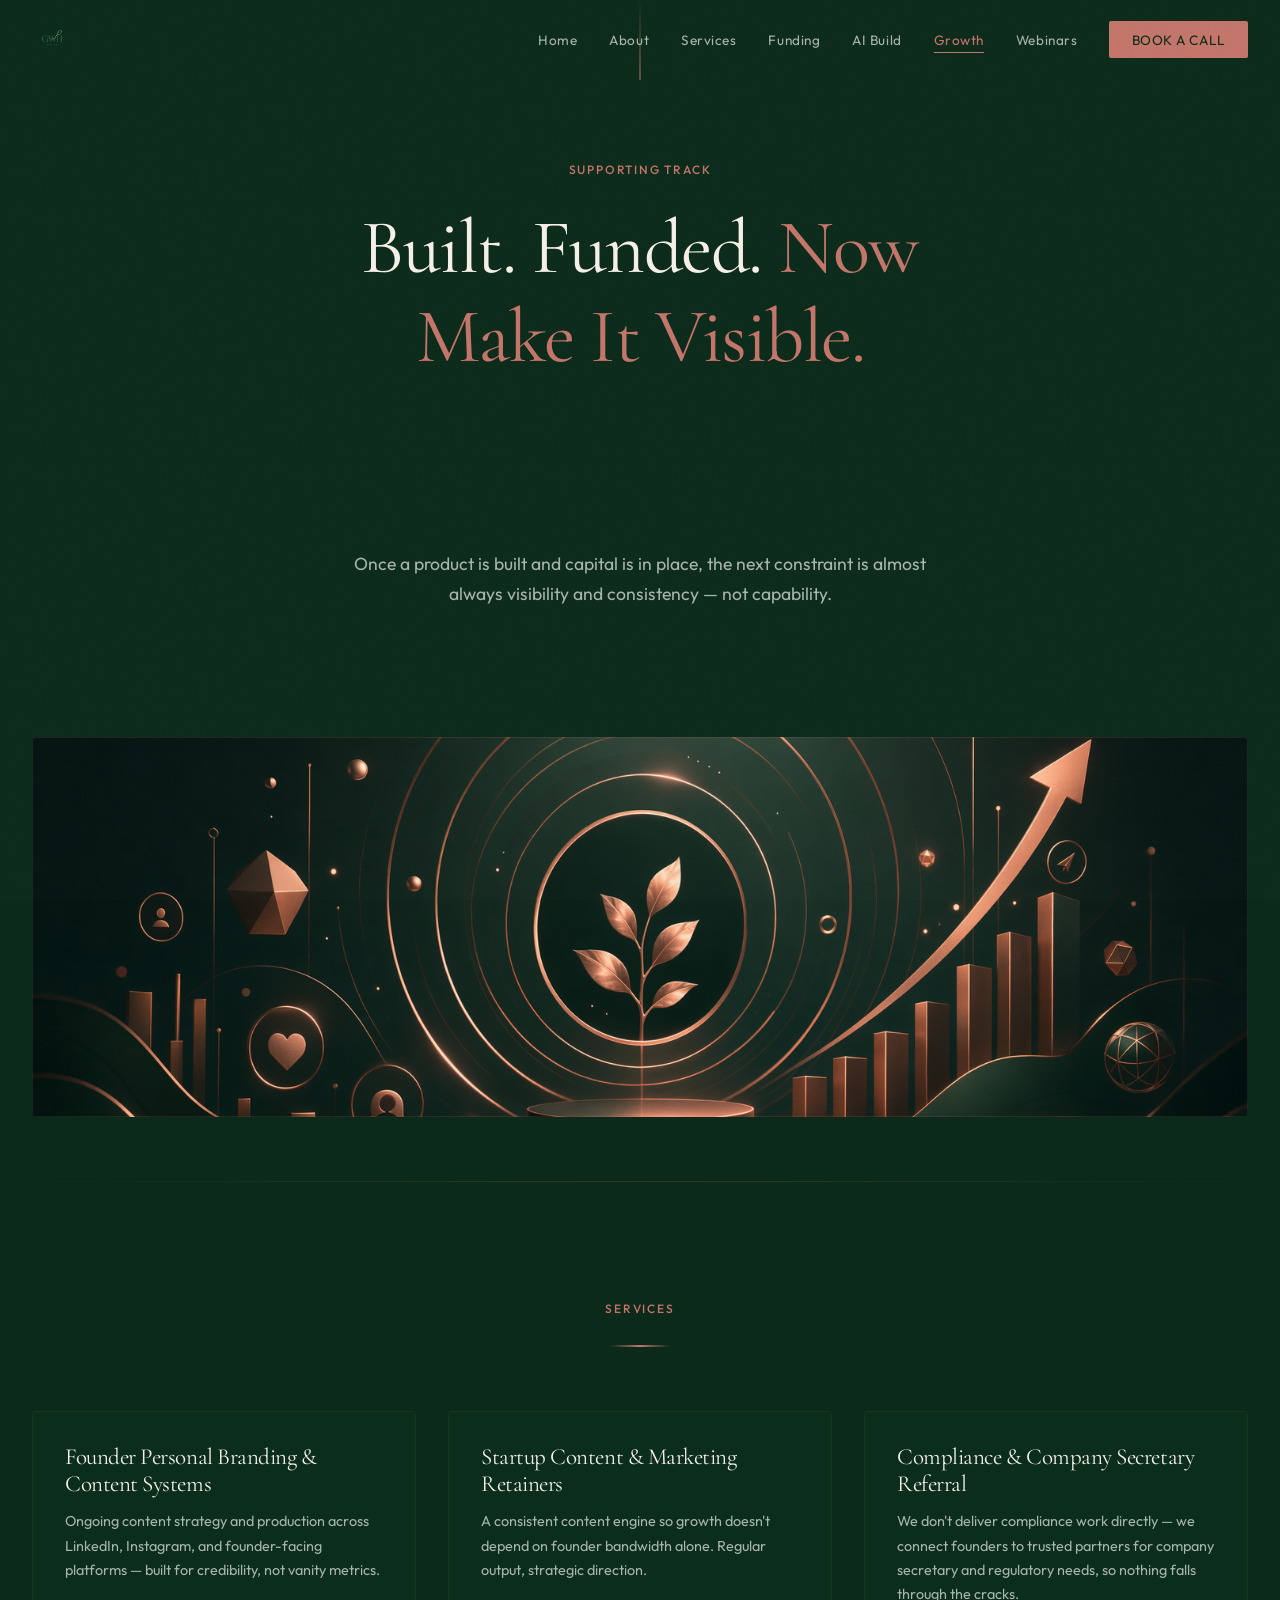
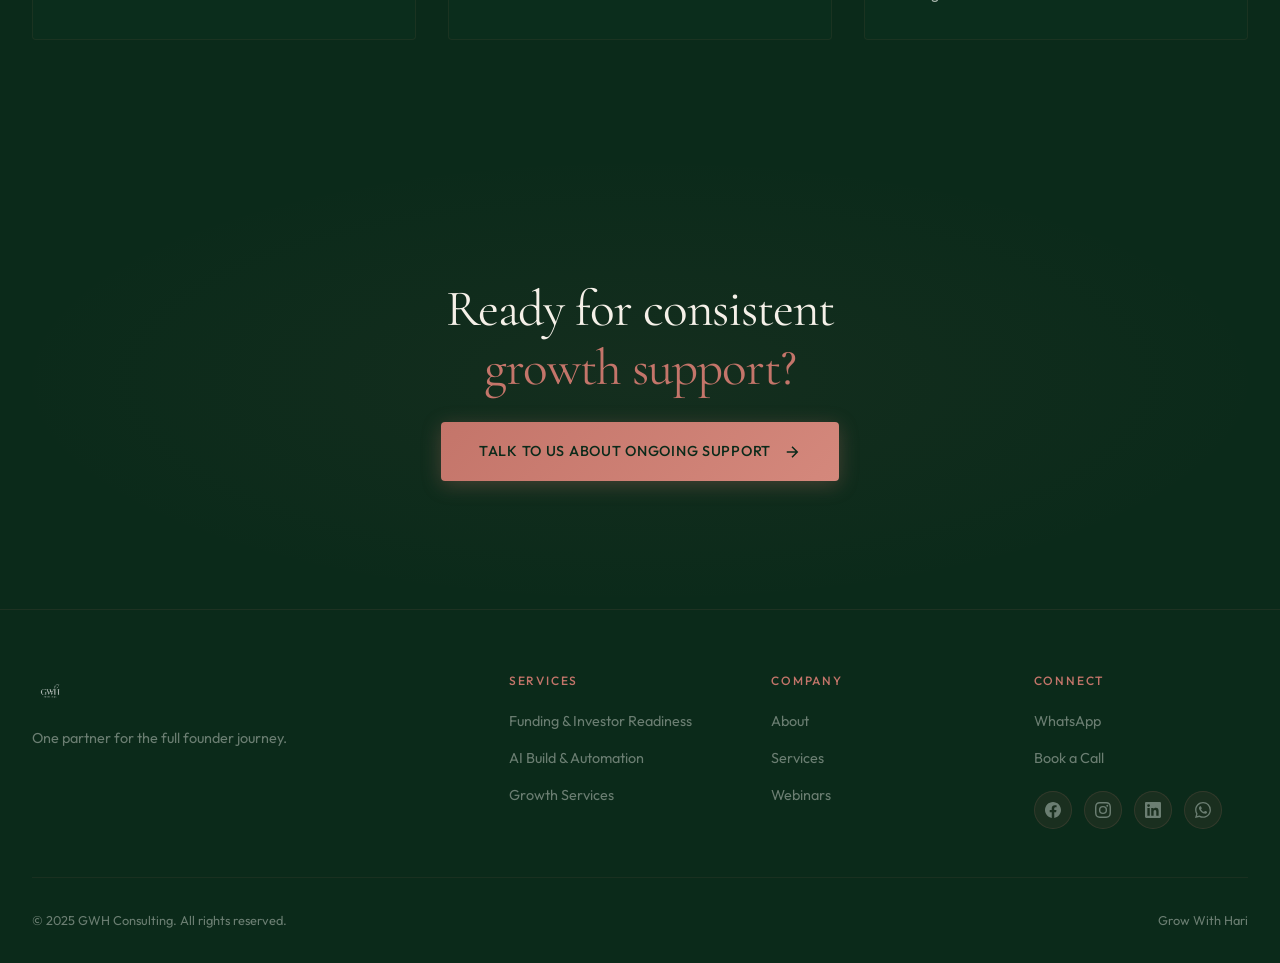
<file: growth.html>
<!DOCTYPE html>
<html lang="en">
<head>
  <meta charset="UTF-8">
  <meta name="viewport" content="width=device-width, initial-scale=1.0">
  <title>Growth Services — GWH Consulting</title>
  <meta name="description" content="Built. Funded. Now make it visible. Brand, content, and growth systems.">
  <link rel="stylesheet" href="style.css">
  <link rel="preconnect" href="https://fonts.googleapis.com">
  <link rel="preconnect" href="https://fonts.gstatic.com" crossorigin>
  <link href="https://fonts.googleapis.com/css2?family=Cormorant+Garamond:ital,wght@0,300;0,400;0,500;0,600;1,300;1,400&family=Outfit:wght@300;400;500;600&display=swap" rel="stylesheet">
</head>
<body>
  <div class="grain"></div>

  <nav class="nav">
    <div class="nav-inner">
      <a href="index.html" class="nav-logo"><img src="logo.png" alt="GWH Consulting"></a>
      <ul class="nav-links">
        <li><a href="index.html">Home</a></li>
        <li><a href="about.html">About</a></li>
        <li><a href="services.html">Services</a></li>
        <li><a href="funding.html">Funding</a></li>
        <li><a href="build.html">AI Build</a></li>
        <li><a href="growth.html" class="active">Growth</a></li>
        <li><a href="webinars.html">Webinars</a></li>
        <li><a href="contact.html" class="nav-cta">Book a Call</a></li>
      </ul>
      <div class="nav-toggle"><span></span><span></span><span></span></div>
    </div>
  </nav>

  <!-- Page Header -->
  <section class="page-header">
    <div class="container">
      <span class="label reveal">Supporting Track</span>
      <h1 class="reveal stagger-1">Built. Funded. <span style="color: var(--gold);">Now Make It Visible.</span></h1>
    </div>
  </section>

  <!-- Intro -->
  <section class="section-sm">
    <div class="container-narrow" style="text-align: center;">
      <p class="reveal" style="color: var(--text-secondary); font-size: 1.1rem; max-width: 600px; margin: 0 auto;">Once a product is built and capital is in place, the next constraint is almost always visibility and consistency — not capability.</p>
    </div>
  </section>

  <!-- Image -->
  <section class="section-sm">
    <div class="container">
      <div class="img-frame reveal" style="height: 380px; border-radius: 4px;">
        <img src="growth.png" alt="Growth and visibility" style="height: 100%; width: 100%; object-fit: cover;">
      </div>
    </div>
  </section>

  <div class="section-divider"></div>

  <!-- Services -->
  <section>
    <div class="container">
      <div style="text-align: center; margin-bottom: 4rem;">
        <span class="label reveal">Services</span>
        <div class="gold-line-center reveal stagger-1"></div>
      </div>
      <div class="grid-3">
        <div class="service-card reveal stagger-1">
          <h4>Founder Personal Branding & Content Systems</h4>
          <p>Ongoing content strategy and production across LinkedIn, Instagram, and founder-facing platforms — built for credibility, not vanity metrics.</p>
        </div>
        <div class="service-card reveal stagger-2">
          <h4>Startup Content & Marketing Retainers</h4>
          <p>A consistent content engine so growth doesn't depend on founder bandwidth alone. Regular output, strategic direction.</p>
        </div>
        <div class="service-card reveal stagger-3">
          <h4>Compliance & Company Secretary Referral</h4>
          <p>We don't deliver compliance work directly — we connect founders to trusted partners for company secretary and regulatory needs, so nothing falls through the cracks.</p>
        </div>
      </div>
    </div>
  </section>

  <!-- CTA -->
  <section class="cta-section">
    <div class="container">
      <h2 class="reveal">Ready for consistent<br><span style="color: var(--gold);">growth support?</span></h2>
      <div class="cta-buttons reveal stagger-1">
        <a href="contact.html" class="btn btn-primary">
          <span>Talk to Us About Ongoing Support</span>
          <svg viewBox="0 0 24 24" fill="none" stroke="currentColor" stroke-width="2">
            <path d="M5 12h14M12 5l7 7-7 7"/>
          </svg>
        </a>
      </div>
    </div>
  </section>

  <!-- Footer -->
  <footer class="footer">
    <div class="container">
      <div class="footer-grid">
        <div class="footer-brand">
          <img src="logo.png" alt="GWH Consulting" style="height: 36px; filter: brightness(0) invert(1) opacity(0.7);">
          <p>One partner for the full founder journey.</p>
        </div>
        <div>
          <h5>Services</h5>
          <ul class="footer-links">
            <li><a href="funding.html">Funding & Investor Readiness</a></li>
            <li><a href="build.html">AI Build & Automation</a></li>
            <li><a href="growth.html">Growth Services</a></li>
          </ul>
        </div>
        <div>
          <h5>Company</h5>
          <ul class="footer-links">
            <li><a href="about.html">About</a></li>
            <li><a href="services.html">Services</a></li>
            <li><a href="webinars.html">Webinars</a></li>
          </ul>
        </div>
        <div>
          <h5>Connect</h5>
          <ul class="footer-links">
            <li><a href="https://wa.me/918138979684" target="_blank" rel="noopener">WhatsApp</a></li>
            <li><a href="contact.html">Book a Call</a></li>
          </ul>
          <div class="footer-social">
            <a href="https://www.facebook.com/profile.php?id=61590142725541" target="_blank" rel="noopener" aria-label="Facebook">
              <svg viewBox="0 0 24 24"><path d="M24 12.073c0-6.627-5.373-12-12-12s-12 5.373-12 12c0 5.99 4.388 10.954 10.125 11.854v-8.385H7.078v-3.47h3.047V9.43c0-3.007 1.792-4.669 4.533-4.669 1.312 0 2.686.235 2.686.235v2.953H15.83c-1.491 0-1.956.925-1.956 1.874v2.25h3.328l-.532 3.47h-2.796v8.385C19.612 23.027 24 18.062 24 12.073z"/></svg>
            </a>
            <a href="https://www.instagram.com/growwithhari.official/" target="_blank" rel="noopener" aria-label="Instagram">
              <svg viewBox="0 0 24 24"><path d="M12 2.163c3.204 0 3.584.012 4.85.07 3.252.148 4.771 1.691 4.919 4.919.058 1.265.069 1.645.069 4.849 0 3.205-.012 3.584-.069 4.849-.149 3.225-1.664 4.771-4.919 4.919-1.266.058-1.644.07-4.85.07-3.204 0-3.584-.012-4.849-.07-3.26-.149-4.771-1.699-4.919-4.92-.058-1.265-.07-1.644-.07-4.849 0-3.204.013-3.583.07-4.849.149-3.227 1.664-4.771 4.919-4.919 1.266-.057 1.645-.069 4.849-.069zM12 0C8.741 0 8.333.014 7.053.072 2.695.272.273 2.69.073 7.052.014 8.333 0 8.741 0 12c0 3.259.014 3.668.072 4.948.2 4.358 2.618 6.78 6.98 6.98C8.333 23.986 8.741 24 12 24c3.259 0 3.668-.014 4.948-.072 4.354-.2 6.782-2.618 6.979-6.98.059-1.28.073-1.689.073-4.948 0-3.259-.014-3.667-.072-4.947-.196-4.354-2.617-6.78-6.979-6.98C15.668.014 15.259 0 12 0zm0 5.838a6.162 6.162 0 100 12.324 6.162 6.162 0 000-12.324zM12 16a4 4 0 110-8 4 4 0 010 8zm6.406-11.845a1.44 1.44 0 100 2.881 1.44 1.44 0 000-2.881z"/></svg>
            </a>
            <a href="https://www.linkedin.com/company/105616139/" target="_blank" rel="noopener" aria-label="LinkedIn">
              <svg viewBox="0 0 24 24"><path d="M20.447 20.452h-3.554v-5.569c0-1.328-.027-3.037-1.852-3.037-1.853 0-2.136 1.445-2.136 2.939v5.667H9.351V9h3.414v1.561h.046c.477-.9 1.637-1.85 3.37-1.85 3.601 0 4.267 2.37 4.267 5.455v6.286zM5.337 7.433a2.062 2.062 0 01-2.063-2.065 2.064 2.064 0 112.063 2.065zm1.782 13.019H3.555V9h3.564v11.452zM22.225 0H1.771C.792 0 0 .774 0 1.729v20.542C0 23.227.792 24 1.771 24h20.451C23.2 24 24 23.227 24 22.271V1.729C24 .774 23.2 0 22.222 0h.003z"/></svg>
            </a>
            <a href="https://wa.me/918138979684" target="_blank" rel="noopener" aria-label="WhatsApp">
              <svg viewBox="0 0 24 24"><path d="M17.472 14.382c-.297-.149-1.758-.867-2.03-.967-.273-.099-.471-.148-.67.15-.197.297-.767.966-.94 1.164-.173.199-.347.223-.644.075-.297-.15-1.255-.463-2.39-1.475-.883-.788-1.48-1.761-1.653-2.059-.173-.297-.018-.458.13-.606.134-.133.298-.347.446-.52.149-.174.198-.298.298-.497.099-.198.05-.371-.025-.52-.075-.149-.669-1.612-.916-2.207-.242-.579-.487-.5-.669-.51-.173-.008-.371-.01-.57-.01-.198 0-.52.074-.792.372-.272.297-1.04 1.016-1.04 2.479 0 1.462 1.065 2.875 1.213 3.074.149.198 2.096 3.2 5.077 4.487.709.306 1.262.489 1.694.625.712.227 1.36.195 1.871.118.571-.085 1.758-.719 2.006-1.413.248-.694.248-1.289.173-1.413-.074-.124-.272-.198-.57-.347m-5.421 7.403h-.004a9.87 9.87 0 01-5.031-1.378l-.361-.214-3.741.982.998-3.648-.235-.374a9.86 9.86 0 01-1.51-5.26c.001-5.45 4.436-9.884 9.888-9.884 2.64 0 5.122 1.03 6.988 2.898a9.825 9.825 0 012.893 6.994c-.003 5.45-4.437 9.884-9.885 9.884m8.413-18.297A11.815 11.815 0 0012.05 0C5.495 0 .16 5.335.157 11.892c0 2.096.547 4.142 1.588 5.945L.057 24l6.305-1.654a11.882 11.882 0 005.683 1.448h.005c6.554 0 11.89-5.335 11.893-11.893a11.821 11.821 0 00-3.48-8.413z"/></svg>
            </a>
          </div>
        </div>
      </div>
      <div class="footer-bottom">
        <p>&copy; 2025 GWH Consulting. All rights reserved.</p>
        <p>Grow With Hari</p>
      </div>
    </div>
  </footer>

  <script src="script.js"></script>
</body>
</html>
</file>
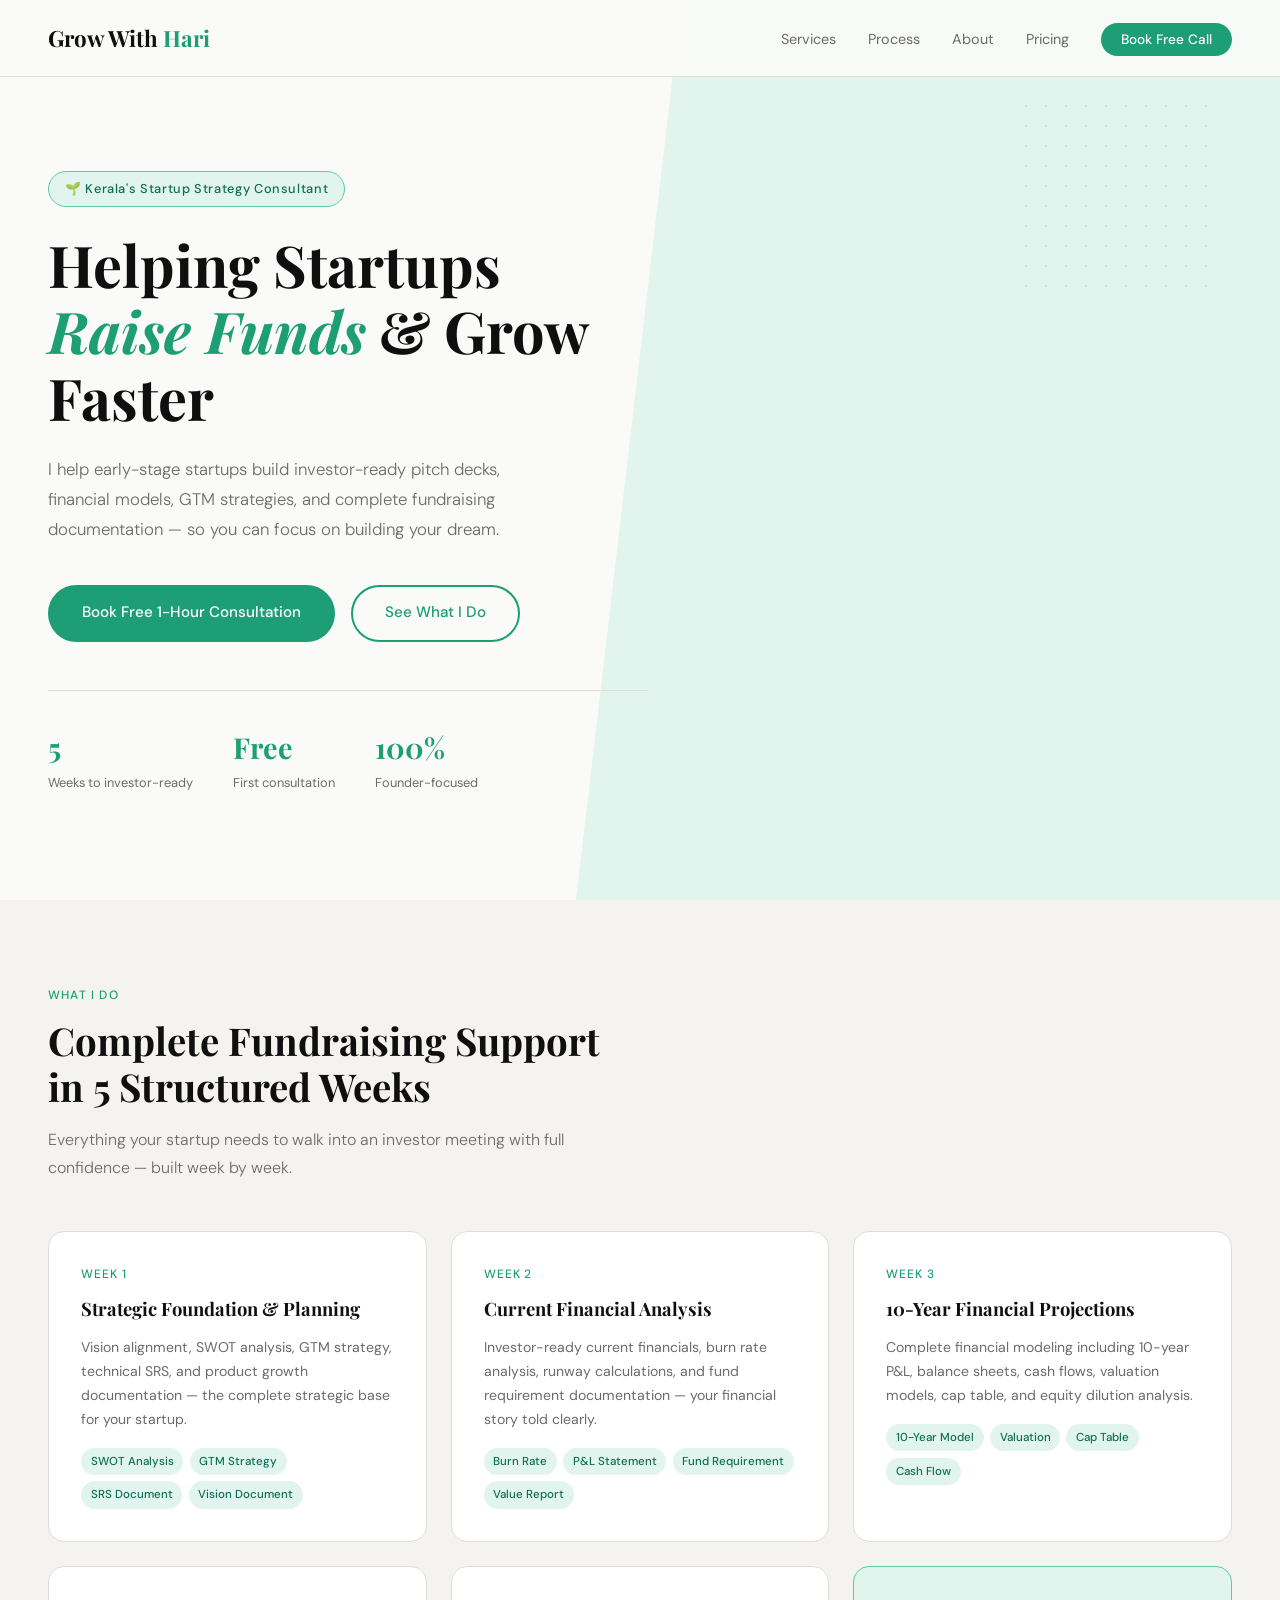
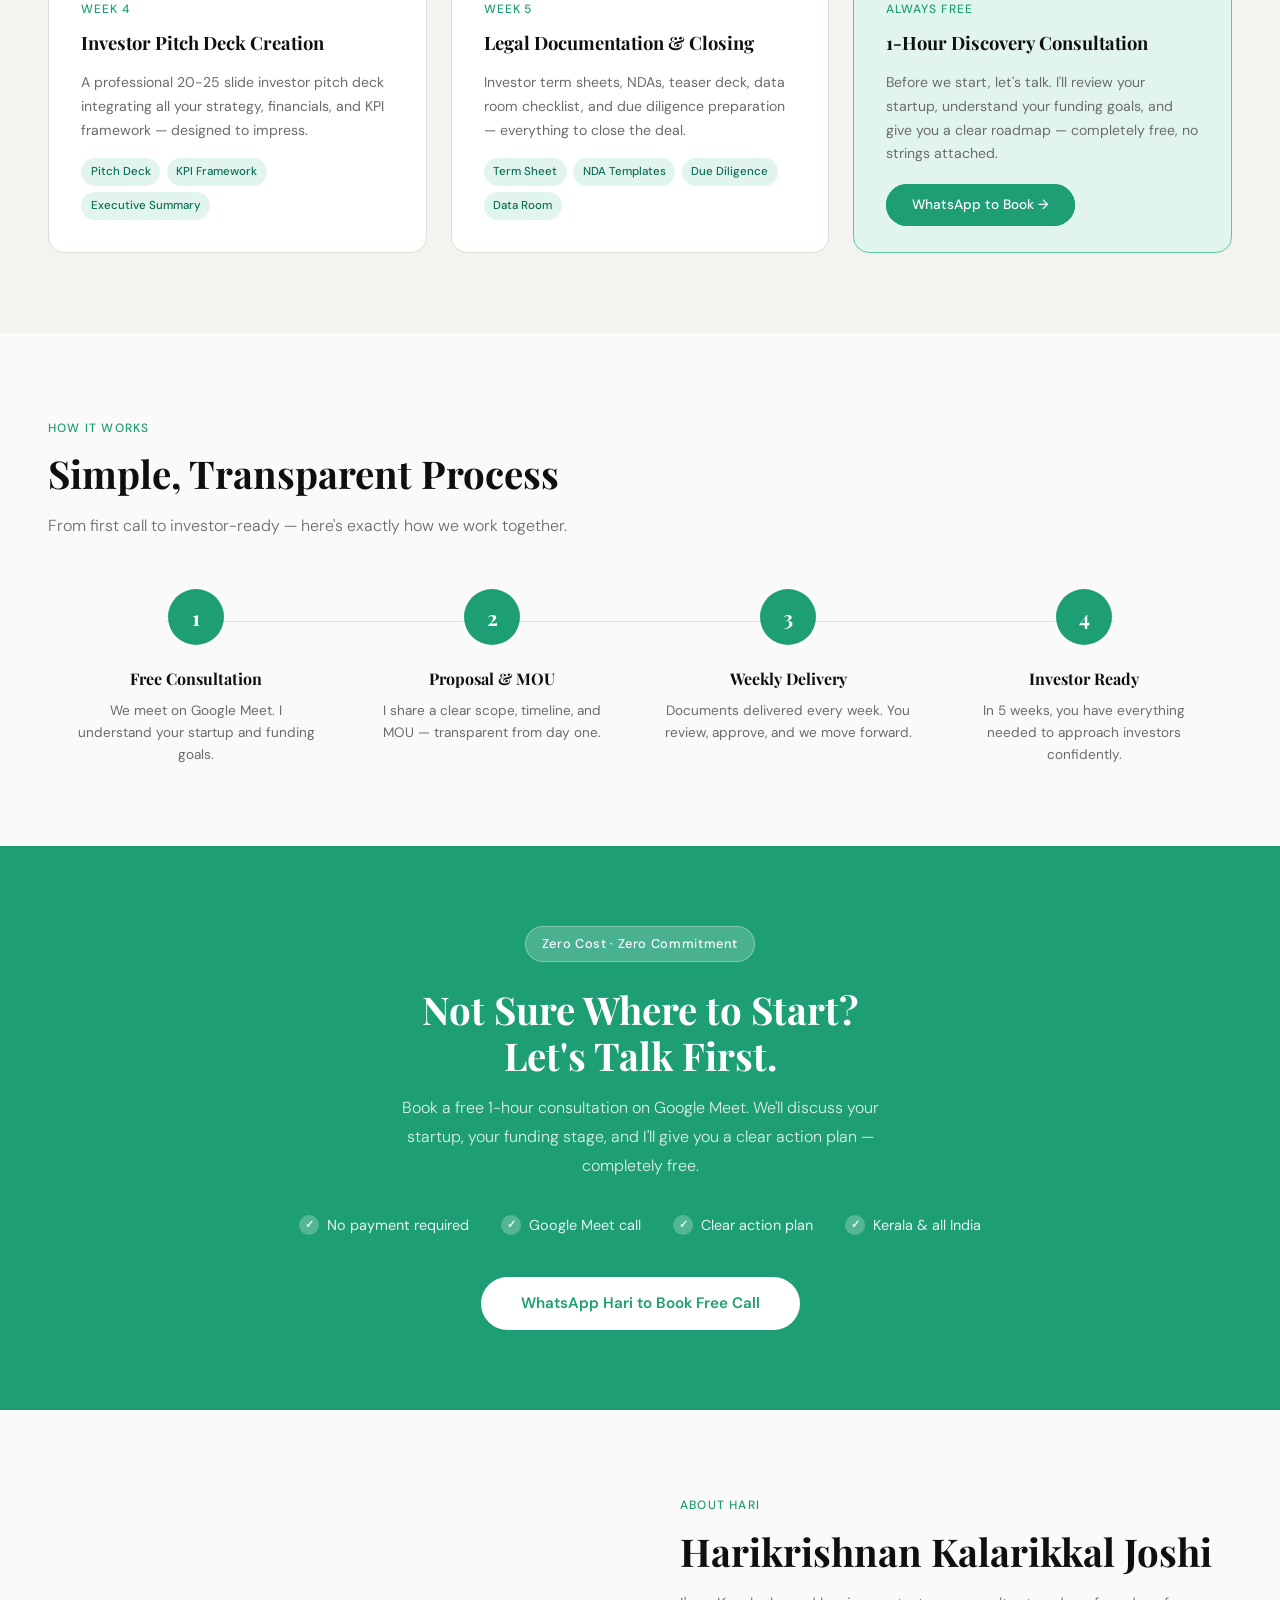
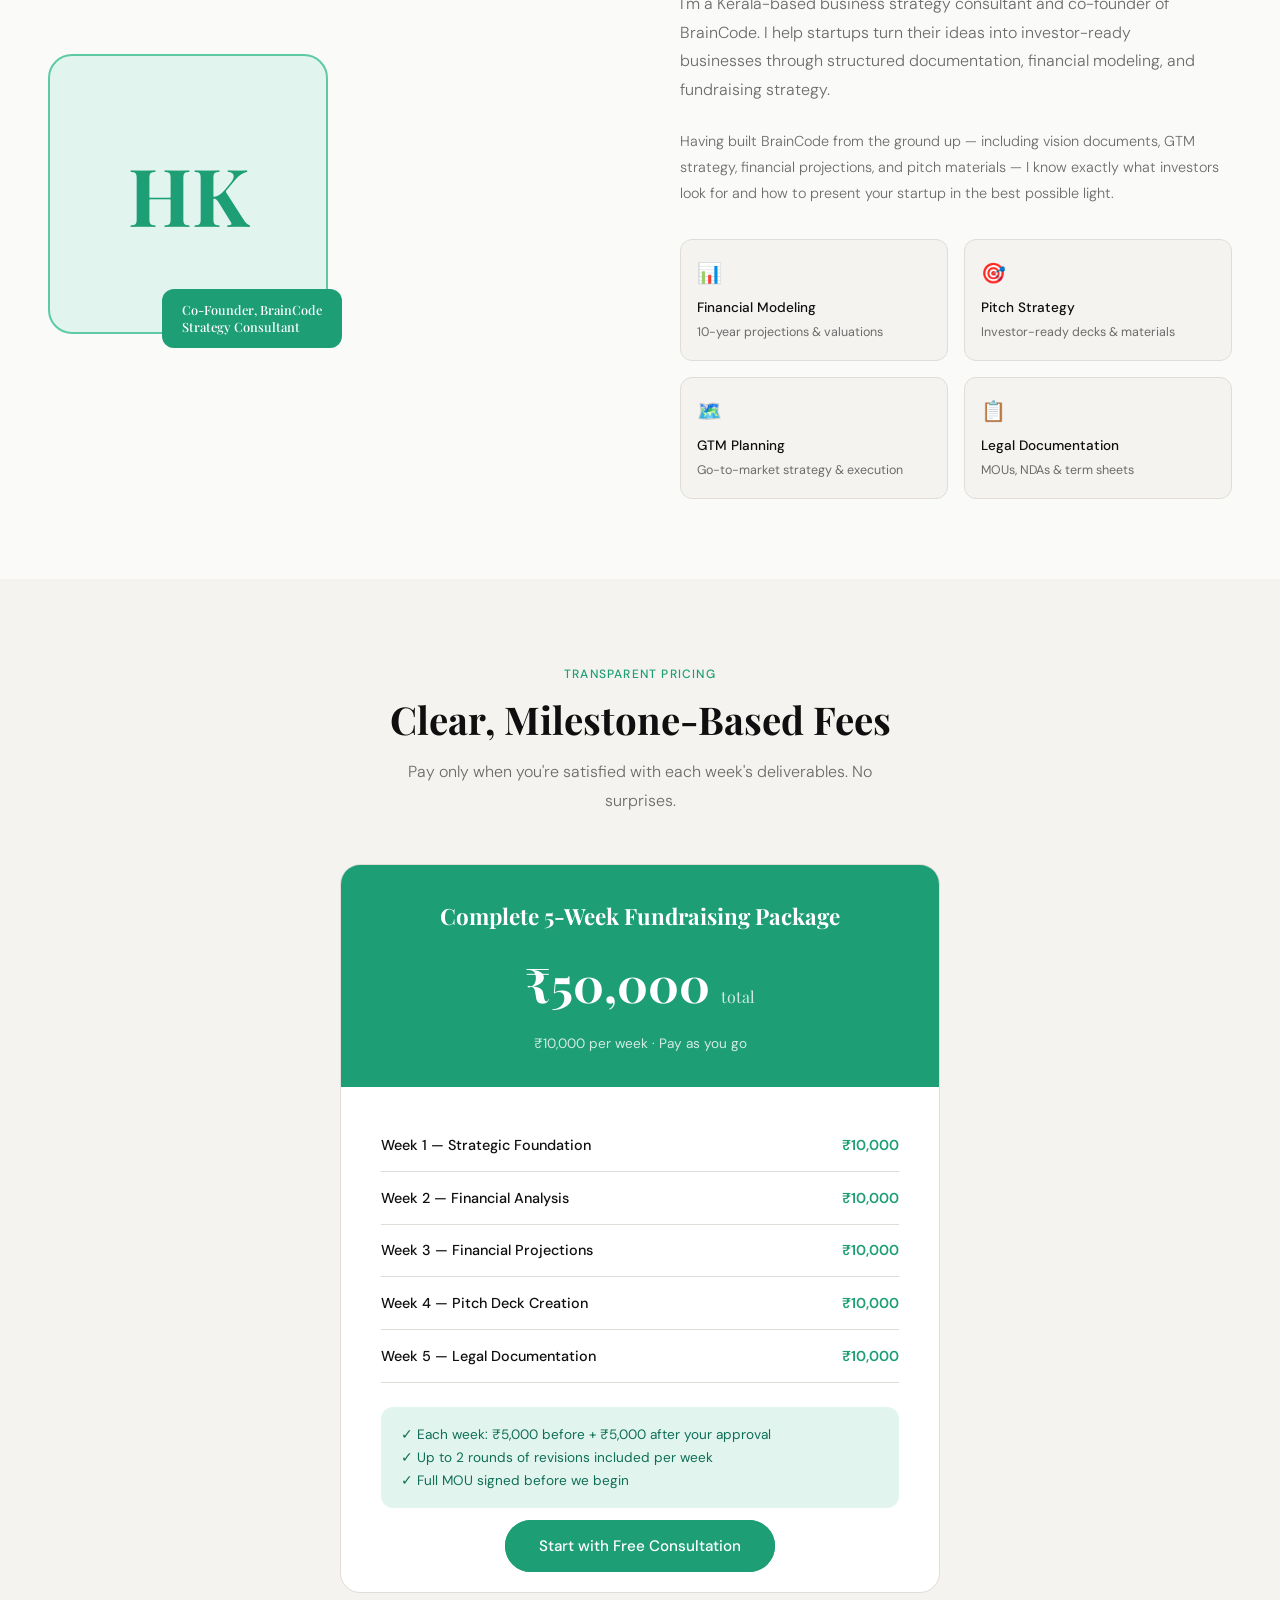
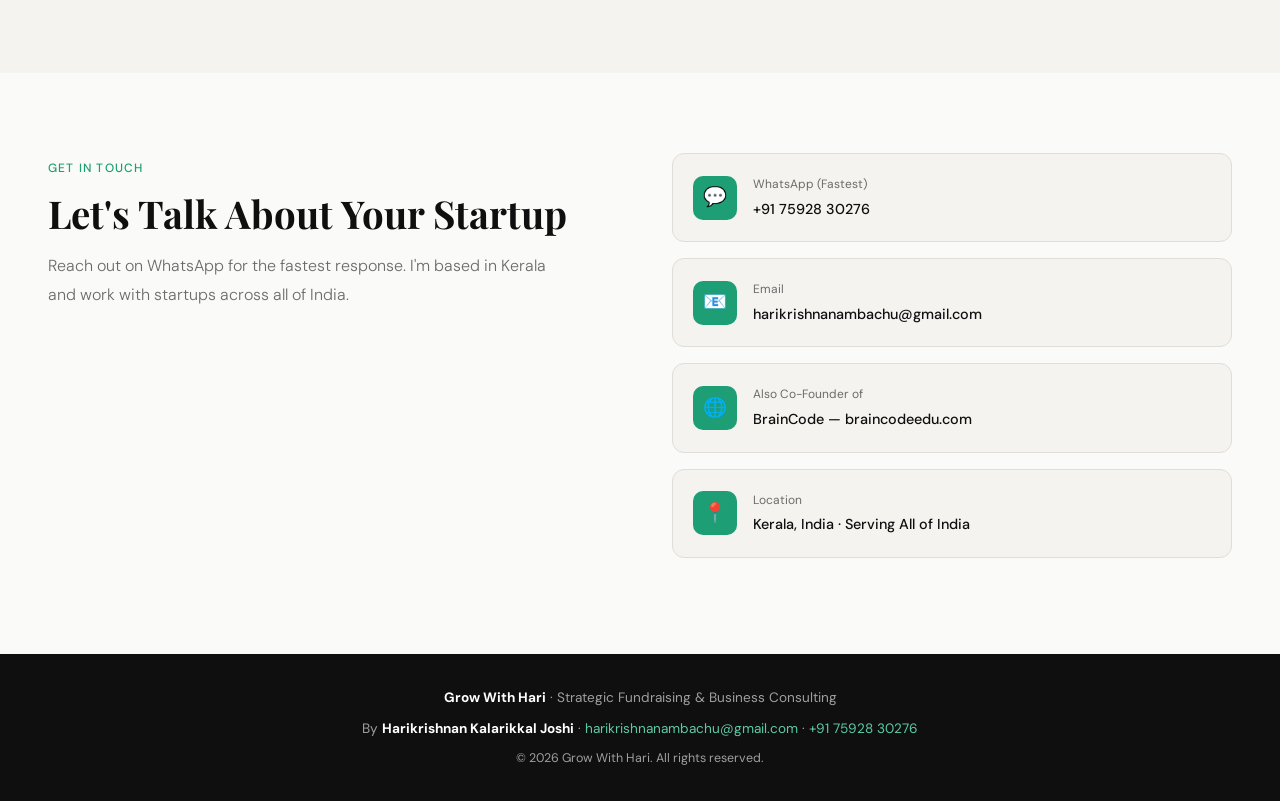
<file: growwithhari.html>
<!DOCTYPE html>
<html lang="en">
<head>
<meta charset="UTF-8">
<meta name="viewport" content="width=device-width, initial-scale=1.0">
<title>Grow With Hari – Startup Fundraising & Strategy Consultant</title>
<link href="https://fonts.googleapis.com/css2?family=Playfair+Display:wght@400;500;700&family=DM+Sans:wght@300;400;500&display=swap" rel="stylesheet">
<style>
  *, *::before, *::after { box-sizing: border-box; margin: 0; padding: 0; }

  :root {
    --green: #1D9E75;
    --green-dark: #0F6E56;
    --green-light: #E1F5EE;
    --green-mid: #5DCAA5;
    --black: #0f0f0f;
    --white: #fafaf8;
    --gray: #6b6b6b;
    --gray-light: #f4f3f0;
    --border: #e0ddd8;
  }

  html { scroll-behavior: smooth; }

  body {
    font-family: 'DM Sans', sans-serif;
    background: var(--white);
    color: var(--black);
    font-size: 16px;
    line-height: 1.7;
    overflow-x: hidden;
  }

  /* NAV */
  nav {
    position: fixed;
    top: 0; left: 0; right: 0;
    z-index: 100;
    display: flex;
    align-items: center;
    justify-content: space-between;
    padding: 1.2rem 3rem;
    background: rgba(250,250,248,0.92);
    backdrop-filter: blur(12px);
    border-bottom: 1px solid var(--border);
  }

  .nav-logo {
    font-family: 'Playfair Display', serif;
    font-size: 1.4rem;
    font-weight: 700;
    color: var(--black);
    text-decoration: none;
  }

  .nav-logo span { color: var(--green); }

  .nav-links {
    display: flex;
    gap: 2rem;
    list-style: none;
  }

  .nav-links a {
    text-decoration: none;
    color: var(--gray);
    font-size: 0.9rem;
    font-weight: 400;
    transition: color 0.2s;
  }

  .nav-links a:hover { color: var(--green); }

  .nav-cta {
    background: var(--green);
    color: white !important;
    padding: 0.5rem 1.25rem;
    border-radius: 100px;
    font-weight: 500 !important;
    font-size: 0.85rem !important;
    transition: background 0.2s !important;
  }

  .nav-cta:hover { background: var(--green-dark) !important; }

  /* HERO */
  .hero {
    min-height: 100vh;
    display: flex;
    align-items: center;
    padding: 8rem 3rem 4rem;
    position: relative;
    overflow: hidden;
  }

  .hero-bg {
    position: absolute;
    top: 0; right: 0;
    width: 55%;
    height: 100%;
    background: var(--green-light);
    clip-path: polygon(15% 0%, 100% 0%, 100% 100%, 0% 100%);
    z-index: 0;
  }

  .hero-dots {
    position: absolute;
    top: 6rem; right: 4rem;
    width: 200px; height: 200px;
    background-image: radial-gradient(circle, var(--green-mid) 1.5px, transparent 1.5px);
    background-size: 20px 20px;
    opacity: 0.3;
    z-index: 1;
  }

  .hero-content {
    position: relative;
    z-index: 2;
    max-width: 600px;
  }

  .hero-tag {
    display: inline-block;
    background: var(--green-light);
    color: var(--green-dark);
    font-size: 0.8rem;
    font-weight: 500;
    padding: 0.4rem 1rem;
    border-radius: 100px;
    margin-bottom: 1.5rem;
    letter-spacing: 0.05em;
    border: 1px solid var(--green-mid);
  }

  .hero h1 {
    font-family: 'Playfair Display', serif;
    font-size: clamp(2.4rem, 4.5vw, 3.8rem);
    font-weight: 700;
    line-height: 1.15;
    color: var(--black);
    margin-bottom: 1.5rem;
  }

  .hero h1 em {
    font-style: italic;
    color: var(--green);
  }

  .hero p {
    font-size: 1.05rem;
    color: var(--gray);
    max-width: 480px;
    margin-bottom: 2.5rem;
    font-weight: 300;
    line-height: 1.8;
  }

  .hero-btns {
    display: flex;
    gap: 1rem;
    flex-wrap: wrap;
  }

  .btn-primary {
    background: var(--green);
    color: white;
    padding: 0.85rem 2rem;
    border-radius: 100px;
    font-weight: 500;
    font-size: 0.95rem;
    text-decoration: none;
    transition: all 0.2s;
    border: 2px solid var(--green);
  }

  .btn-primary:hover {
    background: var(--green-dark);
    border-color: var(--green-dark);
    transform: translateY(-1px);
  }

  .btn-secondary {
    background: transparent;
    color: var(--green);
    padding: 0.85rem 2rem;
    border-radius: 100px;
    font-weight: 500;
    font-size: 0.95rem;
    text-decoration: none;
    border: 2px solid var(--green);
    transition: all 0.2s;
  }

  .btn-secondary:hover {
    background: var(--green-light);
    transform: translateY(-1px);
  }

  .hero-stats {
    display: flex;
    gap: 2.5rem;
    margin-top: 3rem;
    padding-top: 2rem;
    border-top: 1px solid var(--border);
  }

  .hero-stat-num {
    font-family: 'Playfair Display', serif;
    font-size: 1.8rem;
    font-weight: 700;
    color: var(--green);
  }

  .hero-stat-label {
    font-size: 0.8rem;
    color: var(--gray);
    font-weight: 400;
  }

  /* SECTION SHARED */
  section { padding: 5rem 3rem; }

  .section-tag {
    display: inline-block;
    font-size: 0.75rem;
    font-weight: 500;
    letter-spacing: 0.1em;
    text-transform: uppercase;
    color: var(--green);
    margin-bottom: 0.75rem;
  }

  .section-title {
    font-family: 'Playfair Display', serif;
    font-size: clamp(1.8rem, 3vw, 2.6rem);
    font-weight: 700;
    line-height: 1.2;
    color: var(--black);
    margin-bottom: 1rem;
  }

  .section-sub {
    color: var(--gray);
    font-size: 1rem;
    max-width: 520px;
    font-weight: 300;
    margin-bottom: 3rem;
    line-height: 1.8;
  }

  /* SERVICES */
  .services { background: var(--gray-light); }

  .services-grid {
    display: grid;
    grid-template-columns: repeat(auto-fit, minmax(280px, 1fr));
    gap: 1.5rem;
    margin-top: 1rem;
  }

  .service-card {
    background: white;
    border: 1px solid var(--border);
    border-radius: 16px;
    padding: 2rem;
    transition: all 0.25s;
    position: relative;
    overflow: hidden;
  }

  .service-card::before {
    content: '';
    position: absolute;
    top: 0; left: 0;
    width: 4px;
    height: 100%;
    background: var(--green);
    opacity: 0;
    transition: opacity 0.25s;
  }

  .service-card:hover {
    transform: translateY(-4px);
    box-shadow: 0 12px 40px rgba(29,158,117,0.1);
    border-color: var(--green-mid);
  }

  .service-card:hover::before { opacity: 1; }

  .service-week {
    font-size: 0.75rem;
    font-weight: 500;
    color: var(--green);
    letter-spacing: 0.08em;
    text-transform: uppercase;
    margin-bottom: 0.5rem;
  }

  .service-card h3 {
    font-family: 'Playfair Display', serif;
    font-size: 1.15rem;
    font-weight: 700;
    color: var(--black);
    margin-bottom: 0.75rem;
  }

  .service-card p {
    font-size: 0.88rem;
    color: var(--gray);
    line-height: 1.7;
  }

  .service-deliverables {
    margin-top: 1rem;
    display: flex;
    flex-wrap: wrap;
    gap: 0.4rem;
  }

  .deliverable-tag {
    font-size: 0.72rem;
    background: var(--green-light);
    color: var(--green-dark);
    padding: 0.25rem 0.6rem;
    border-radius: 100px;
    font-weight: 500;
  }

  /* PROCESS */
  .process-steps {
    display: grid;
    grid-template-columns: repeat(auto-fit, minmax(200px, 1fr));
    gap: 0;
    margin-top: 3rem;
    position: relative;
  }

  .process-steps::before {
    content: '';
    position: absolute;
    top: 2rem;
    left: 10%;
    right: 10%;
    height: 1px;
    background: var(--border);
    z-index: 0;
  }

  .process-step {
    text-align: center;
    padding: 0 1.5rem;
    position: relative;
    z-index: 1;
  }

  .step-num {
    width: 56px;
    height: 56px;
    border-radius: 50%;
    background: var(--green);
    color: white;
    font-family: 'Playfair Display', serif;
    font-size: 1.3rem;
    font-weight: 700;
    display: flex;
    align-items: center;
    justify-content: center;
    margin: 0 auto 1.25rem;
    position: relative;
  }

  .process-step h3 {
    font-family: 'Playfair Display', serif;
    font-size: 1rem;
    font-weight: 700;
    color: var(--black);
    margin-bottom: 0.5rem;
  }

  .process-step p {
    font-size: 0.85rem;
    color: var(--gray);
    line-height: 1.6;
  }

  /* FREE CONSULTATION */
  .free-consult {
    background: var(--green);
    color: white;
    text-align: center;
    padding: 5rem 3rem;
  }

  .free-consult .section-title { color: white; }

  .free-consult p {
    color: rgba(255,255,255,0.85);
    font-size: 1rem;
    max-width: 500px;
    margin: 0 auto 2rem;
    font-weight: 300;
    line-height: 1.8;
  }

  .free-tag {
    display: inline-block;
    background: rgba(255,255,255,0.2);
    color: white;
    font-size: 0.8rem;
    font-weight: 500;
    padding: 0.4rem 1rem;
    border-radius: 100px;
    margin-bottom: 1.5rem;
    letter-spacing: 0.05em;
    border: 1px solid rgba(255,255,255,0.3);
  }

  .consult-features {
    display: flex;
    justify-content: center;
    gap: 2rem;
    margin-bottom: 2.5rem;
    flex-wrap: wrap;
  }

  .consult-feature {
    display: flex;
    align-items: center;
    gap: 0.5rem;
    color: rgba(255,255,255,0.9);
    font-size: 0.9rem;
  }

  .consult-feature::before {
    content: '✓';
    width: 20px;
    height: 20px;
    background: rgba(255,255,255,0.25);
    border-radius: 50%;
    display: flex;
    align-items: center;
    justify-content: center;
    font-size: 0.7rem;
    font-weight: 700;
    flex-shrink: 0;
  }

  .btn-white {
    background: white;
    color: var(--green);
    padding: 0.85rem 2.5rem;
    border-radius: 100px;
    font-weight: 600;
    font-size: 0.95rem;
    text-decoration: none;
    transition: all 0.2s;
    display: inline-block;
  }

  .btn-white:hover {
    background: var(--green-light);
    transform: translateY(-2px);
  }

  /* ABOUT */
  .about {
    display: grid;
    grid-template-columns: 1fr 1fr;
    gap: 5rem;
    align-items: center;
    padding: 5rem 3rem;
  }

  .about-visual {
    position: relative;
  }

  .about-avatar {
    width: 280px;
    height: 280px;
    border-radius: 24px;
    background: var(--green-light);
    display: flex;
    align-items: center;
    justify-content: center;
    font-family: 'Playfair Display', serif;
    font-size: 5rem;
    font-weight: 700;
    color: var(--green);
    border: 2px solid var(--green-mid);
    position: relative;
  }

  .about-badge {
    position: absolute;
    bottom: -1rem;
    right: -1rem;
    background: var(--green);
    color: white;
    padding: 0.75rem 1.25rem;
    border-radius: 12px;
    font-size: 0.8rem;
    font-weight: 500;
    line-height: 1.4;
  }

  .about-content .section-sub { margin-bottom: 1.5rem; }

  .about-highlights {
    display: grid;
    grid-template-columns: 1fr 1fr;
    gap: 1rem;
    margin-top: 2rem;
  }

  .highlight {
    background: var(--gray-light);
    border-radius: 12px;
    padding: 1rem;
    border: 1px solid var(--border);
  }

  .highlight-icon {
    font-size: 1.25rem;
    margin-bottom: 0.4rem;
  }

  .highlight h4 {
    font-size: 0.85rem;
    font-weight: 500;
    color: var(--black);
    margin-bottom: 0.2rem;
  }

  .highlight p {
    font-size: 0.78rem;
    color: var(--gray);
  }

  /* PRICING */
  .pricing { background: var(--gray-light); }

  .pricing-card {
    max-width: 600px;
    margin: 0 auto;
    background: white;
    border: 1px solid var(--border);
    border-radius: 20px;
    overflow: hidden;
  }

  .pricing-header {
    background: var(--green);
    color: white;
    padding: 2rem 2.5rem;
    text-align: center;
  }

  .pricing-header h3 {
    font-family: 'Playfair Display', serif;
    font-size: 1.4rem;
    margin-bottom: 0.5rem;
  }

  .pricing-amount {
    font-family: 'Playfair Display', serif;
    font-size: 3rem;
    font-weight: 700;
  }

  .pricing-amount span {
    font-size: 1rem;
    font-weight: 400;
    opacity: 0.8;
  }

  .pricing-body { padding: 2rem 2.5rem; }

  .pricing-week {
    display: flex;
    justify-content: space-between;
    align-items: center;
    padding: 0.85rem 0;
    border-bottom: 1px solid var(--border);
    font-size: 0.9rem;
  }

  .pricing-week:last-child { border-bottom: none; }

  .pricing-week-label { color: var(--black); font-weight: 500; }
  .pricing-week-amount { color: var(--green); font-weight: 600; }

  /* CONTACT */
  .contact { padding: 5rem 3rem; }

  .contact-grid {
    display: grid;
    grid-template-columns: 1fr 1fr;
    gap: 4rem;
    align-items: start;
  }

  .contact-info-item {
    display: flex;
    align-items: center;
    gap: 1rem;
    padding: 1.25rem;
    background: var(--gray-light);
    border-radius: 12px;
    margin-bottom: 1rem;
    border: 1px solid var(--border);
    text-decoration: none;
    color: inherit;
    transition: all 0.2s;
  }

  .contact-info-item:hover {
    border-color: var(--green-mid);
    background: var(--green-light);
  }

  .contact-icon {
    width: 44px;
    height: 44px;
    background: var(--green);
    border-radius: 10px;
    display: flex;
    align-items: center;
    justify-content: center;
    font-size: 1.2rem;
    flex-shrink: 0;
  }

  .contact-label {
    font-size: 0.75rem;
    color: var(--gray);
    font-weight: 400;
    margin-bottom: 0.15rem;
  }

  .contact-value {
    font-size: 0.9rem;
    color: var(--black);
    font-weight: 500;
  }

  /* FOOTER */
  footer {
    background: var(--black);
    color: rgba(255,255,255,0.6);
    text-align: center;
    padding: 2rem 3rem;
    font-size: 0.85rem;
  }

  footer strong { color: white; }
  footer a { color: var(--green-mid); text-decoration: none; }

  /* ANIMATIONS */
  @keyframes fadeUp {
    from { opacity: 0; transform: translateY(24px); }
    to { opacity: 1; transform: translateY(0); }
  }

  .hero-content > * {
    opacity: 0;
    animation: fadeUp 0.6s ease forwards;
  }

  .hero-content > *:nth-child(1) { animation-delay: 0.1s; }
  .hero-content > *:nth-child(2) { animation-delay: 0.25s; }
  .hero-content > *:nth-child(3) { animation-delay: 0.4s; }
  .hero-content > *:nth-child(4) { animation-delay: 0.55s; }
  .hero-content > *:nth-child(5) { animation-delay: 0.7s; }

  /* RESPONSIVE */
  @media (max-width: 768px) {
    nav { padding: 1rem 1.5rem; }
    .nav-links { display: none; }
    .hero { padding: 7rem 1.5rem 3rem; }
    .hero-bg { width: 100%; clip-path: none; opacity: 0.4; }
    section { padding: 3.5rem 1.5rem; }
    .about { grid-template-columns: 1fr; gap: 2.5rem; }
    .contact-grid { grid-template-columns: 1fr; gap: 2rem; }
    .process-steps::before { display: none; }
    .hero-stats { gap: 1.5rem; }
    .about-highlights { grid-template-columns: 1fr; }
  }
</style>
</head>
<body>

<!-- NAV -->
<nav>
  <a href="#" class="nav-logo">Grow With <span>Hari</span></a>
  <ul class="nav-links">
    <li><a href="#services">Services</a></li>
    <li><a href="#process">Process</a></li>
    <li><a href="#about">About</a></li>
    <li><a href="#pricing">Pricing</a></li>
    <li><a href="https://wa.me/917592830276" target="_blank" class="nav-cta">Book Free Call</a></li>
  </ul>
</nav>

<!-- HERO -->
<section class="hero" id="home">
  <div class="hero-bg"></div>
  <div class="hero-dots"></div>
  <div class="hero-content">
    <div class="hero-tag">🌱 Kerala's Startup Strategy Consultant</div>
    <h1>Helping Startups <em>Raise Funds</em> & Grow Faster</h1>
    <p>I help early-stage startups build investor-ready pitch decks, financial models, GTM strategies, and complete fundraising documentation — so you can focus on building your dream.</p>
    <div class="hero-btns">
      <a href="https://wa.me/917592830276" target="_blank" class="btn-primary">Book Free 1-Hour Consultation</a>
      <a href="#services" class="btn-secondary">See What I Do</a>
    </div>
    <div class="hero-stats">
      <div>
        <div class="hero-stat-num">5</div>
        <div class="hero-stat-label">Weeks to investor-ready</div>
      </div>
      <div>
        <div class="hero-stat-num">Free</div>
        <div class="hero-stat-label">First consultation</div>
      </div>
      <div>
        <div class="hero-stat-num">100%</div>
        <div class="hero-stat-label">Founder-focused</div>
      </div>
    </div>
  </div>
</section>

<!-- SERVICES -->
<section class="services" id="services">
  <div class="section-tag">What I Do</div>
  <h2 class="section-title">Complete Fundraising Support<br>in 5 Structured Weeks</h2>
  <p class="section-sub">Everything your startup needs to walk into an investor meeting with full confidence — built week by week.</p>
  <div class="services-grid">
    <div class="service-card">
      <div class="service-week">Week 1</div>
      <h3>Strategic Foundation & Planning</h3>
      <p>Vision alignment, SWOT analysis, GTM strategy, technical SRS, and product growth documentation — the complete strategic base for your startup.</p>
      <div class="service-deliverables">
        <span class="deliverable-tag">SWOT Analysis</span>
        <span class="deliverable-tag">GTM Strategy</span>
        <span class="deliverable-tag">SRS Document</span>
        <span class="deliverable-tag">Vision Document</span>
      </div>
    </div>
    <div class="service-card">
      <div class="service-week">Week 2</div>
      <h3>Current Financial Analysis</h3>
      <p>Investor-ready current financials, burn rate analysis, runway calculations, and fund requirement documentation — your financial story told clearly.</p>
      <div class="service-deliverables">
        <span class="deliverable-tag">Burn Rate</span>
        <span class="deliverable-tag">P&L Statement</span>
        <span class="deliverable-tag">Fund Requirement</span>
        <span class="deliverable-tag">Value Report</span>
      </div>
    </div>
    <div class="service-card">
      <div class="service-week">Week 3</div>
      <h3>10-Year Financial Projections</h3>
      <p>Complete financial modeling including 10-year P&L, balance sheets, cash flows, valuation models, cap table, and equity dilution analysis.</p>
      <div class="service-deliverables">
        <span class="deliverable-tag">10-Year Model</span>
        <span class="deliverable-tag">Valuation</span>
        <span class="deliverable-tag">Cap Table</span>
        <span class="deliverable-tag">Cash Flow</span>
      </div>
    </div>
    <div class="service-card">
      <div class="service-week">Week 4</div>
      <h3>Investor Pitch Deck Creation</h3>
      <p>A professional 20-25 slide investor pitch deck integrating all your strategy, financials, and KPI framework — designed to impress.</p>
      <div class="service-deliverables">
        <span class="deliverable-tag">Pitch Deck</span>
        <span class="deliverable-tag">KPI Framework</span>
        <span class="deliverable-tag">Executive Summary</span>
      </div>
    </div>
    <div class="service-card">
      <div class="service-week">Week 5</div>
      <h3>Legal Documentation & Closing</h3>
      <p>Investor term sheets, NDAs, teaser deck, data room checklist, and due diligence preparation — everything to close the deal.</p>
      <div class="service-deliverables">
        <span class="deliverable-tag">Term Sheet</span>
        <span class="deliverable-tag">NDA Templates</span>
        <span class="deliverable-tag">Due Diligence</span>
        <span class="deliverable-tag">Data Room</span>
      </div>
    </div>
    <div class="service-card" style="background: var(--green-light); border-color: var(--green-mid);">
      <div class="service-week">Always Free</div>
      <h3>1-Hour Discovery Consultation</h3>
      <p>Before we start, let's talk. I'll review your startup, understand your funding goals, and give you a clear roadmap — completely free, no strings attached.</p>
      <div style="margin-top: 1.5rem;">
        <a href="https://wa.me/917592830276" target="_blank" class="btn-primary" style="font-size: 0.85rem; padding: 0.65rem 1.5rem;">WhatsApp to Book →</a>
      </div>
    </div>
  </div>
</section>

<!-- PROCESS -->
<section id="process">
  <div class="section-tag">How It Works</div>
  <h2 class="section-title">Simple, Transparent Process</h2>
  <p class="section-sub">From first call to investor-ready — here's exactly how we work together.</p>
  <div class="process-steps">
    <div class="process-step">
      <div class="step-num">1</div>
      <h3>Free Consultation</h3>
      <p>We meet on Google Meet. I understand your startup and funding goals.</p>
    </div>
    <div class="process-step">
      <div class="step-num">2</div>
      <h3>Proposal & MOU</h3>
      <p>I share a clear scope, timeline, and MOU — transparent from day one.</p>
    </div>
    <div class="process-step">
      <div class="step-num">3</div>
      <h3>Weekly Delivery</h3>
      <p>Documents delivered every week. You review, approve, and we move forward.</p>
    </div>
    <div class="process-step">
      <div class="step-num">4</div>
      <h3>Investor Ready</h3>
      <p>In 5 weeks, you have everything needed to approach investors confidently.</p>
    </div>
  </div>
</section>

<!-- FREE CONSULT CTA -->
<section class="free-consult">
  <div class="free-tag">Zero Cost · Zero Commitment</div>
  <h2 class="section-title">Not Sure Where to Start?<br>Let's Talk First.</h2>
  <p>Book a free 1-hour consultation on Google Meet. We'll discuss your startup, your funding stage, and I'll give you a clear action plan — completely free.</p>
  <div class="consult-features">
    <div class="consult-feature">No payment required</div>
    <div class="consult-feature">Google Meet call</div>
    <div class="consult-feature">Clear action plan</div>
    <div class="consult-feature">Kerala & all India</div>
  </div>
  <a href="https://wa.me/917592830276" target="_blank" class="btn-white">WhatsApp Hari to Book Free Call</a>
</section>

<!-- ABOUT -->
<section class="about" id="about">
  <div class="about-visual">
    <div class="about-avatar">
      HK
      <div class="about-badge">Co-Founder, BrainCode<br>Strategy Consultant</div>
    </div>
  </div>
  <div class="about-content">
    <div class="section-tag">About Hari</div>
    <h2 class="section-title">Harikrishnan Kalarikkal Joshi</h2>
    <p class="section-sub">I'm a Kerala-based business strategy consultant and co-founder of BrainCode. I help startups turn their ideas into investor-ready businesses through structured documentation, financial modeling, and fundraising strategy.</p>
    <p style="color: var(--gray); font-size: 0.9rem; font-weight: 300; line-height: 1.8; margin-bottom: 2rem;">Having built BrainCode from the ground up — including vision documents, GTM strategy, financial projections, and pitch materials — I know exactly what investors look for and how to present your startup in the best possible light.</p>
    <div class="about-highlights">
      <div class="highlight">
        <div class="highlight-icon">📊</div>
        <h4>Financial Modeling</h4>
        <p>10-year projections & valuations</p>
      </div>
      <div class="highlight">
        <div class="highlight-icon">🎯</div>
        <h4>Pitch Strategy</h4>
        <p>Investor-ready decks & materials</p>
      </div>
      <div class="highlight">
        <div class="highlight-icon">🗺️</div>
        <h4>GTM Planning</h4>
        <p>Go-to-market strategy & execution</p>
      </div>
      <div class="highlight">
        <div class="highlight-icon">📋</div>
        <h4>Legal Documentation</h4>
        <p>MOUs, NDAs & term sheets</p>
      </div>
    </div>
  </div>
</section>

<!-- PRICING -->
<section class="pricing" id="pricing">
  <div style="text-align: center; margin-bottom: 3rem;">
    <div class="section-tag">Transparent Pricing</div>
    <h2 class="section-title">Clear, Milestone-Based Fees</h2>
    <p class="section-sub" style="margin: 0 auto;">Pay only when you're satisfied with each week's deliverables. No surprises.</p>
  </div>
  <div class="pricing-card">
    <div class="pricing-header">
      <h3>Complete 5-Week Fundraising Package</h3>
      <div class="pricing-amount">₹50,000 <span>total</span></div>
      <p style="font-size: 0.85rem; opacity: 0.8; margin-top: 0.5rem;">₹10,000 per week · Pay as you go</p>
    </div>
    <div class="pricing-body">
      <div class="pricing-week">
        <span class="pricing-week-label">Week 1 — Strategic Foundation</span>
        <span class="pricing-week-amount">₹10,000</span>
      </div>
      <div class="pricing-week">
        <span class="pricing-week-label">Week 2 — Financial Analysis</span>
        <span class="pricing-week-amount">₹10,000</span>
      </div>
      <div class="pricing-week">
        <span class="pricing-week-label">Week 3 — Financial Projections</span>
        <span class="pricing-week-amount">₹10,000</span>
      </div>
      <div class="pricing-week">
        <span class="pricing-week-label">Week 4 — Pitch Deck Creation</span>
        <span class="pricing-week-amount">₹10,000</span>
      </div>
      <div class="pricing-week">
        <span class="pricing-week-label">Week 5 — Legal Documentation</span>
        <span class="pricing-week-amount">₹10,000</span>
      </div>
      <div style="margin-top: 1.5rem; background: var(--green-light); border-radius: 12px; padding: 1rem 1.25rem; font-size: 0.85rem; color: var(--green-dark);">
        ✓ Each week: ₹5,000 before + ₹5,000 after your approval<br>
        ✓ Up to 2 rounds of revisions included per week<br>
        ✓ Full MOU signed before we begin
      </div>
      <div style="margin-top: 1.5rem; text-align: center;">
        <a href="https://wa.me/917592830276" target="_blank" class="btn-primary">Start with Free Consultation</a>
      </div>
    </div>
  </div>
</section>

<!-- CONTACT -->
<section class="contact" id="contact">
  <div class="contact-grid">
    <div>
      <div class="section-tag">Get In Touch</div>
      <h2 class="section-title">Let's Talk About Your Startup</h2>
      <p class="section-sub">Reach out on WhatsApp for the fastest response. I'm based in Kerala and work with startups across all of India.</p>
    </div>
    <div>
      <a href="https://wa.me/917592830276" target="_blank" class="contact-info-item">
        <div class="contact-icon">💬</div>
        <div>
          <div class="contact-label">WhatsApp (Fastest)</div>
          <div class="contact-value">+91 75928 30276</div>
        </div>
      </a>
      <a href="mailto:harikrishnanambachu@gmail.com" class="contact-info-item">
        <div class="contact-icon">📧</div>
        <div>
          <div class="contact-label">Email</div>
          <div class="contact-value">harikrishnanambachu@gmail.com</div>
        </div>
      </a>
      <a href="https://braincodeedu.com" target="_blank" class="contact-info-item">
        <div class="contact-icon">🌐</div>
        <div>
          <div class="contact-label">Also Co-Founder of</div>
          <div class="contact-value">BrainCode — braincodeedu.com</div>
        </div>
      </a>
      <div class="contact-info-item" style="cursor: default;">
        <div class="contact-icon">📍</div>
        <div>
          <div class="contact-label">Location</div>
          <div class="contact-value">Kerala, India · Serving All of India</div>
        </div>
      </div>
    </div>
  </div>
</section>

<!-- FOOTER -->
<footer>
  <p><strong>Grow With Hari</strong> · Strategic Fundraising & Business Consulting</p>
  <p style="margin-top: 0.5rem;">By <strong>Harikrishnan Kalarikkal Joshi</strong> · <a href="mailto:harikrishnanambachu@gmail.com">harikrishnanambachu@gmail.com</a> · <a href="https://wa.me/917592830276">+91 75928 30276</a></p>
  <p style="margin-top: 0.5rem; font-size: 0.78rem;">© 2026 Grow With Hari. All rights reserved.</p>
</footer>

</body>
</html>
</file>
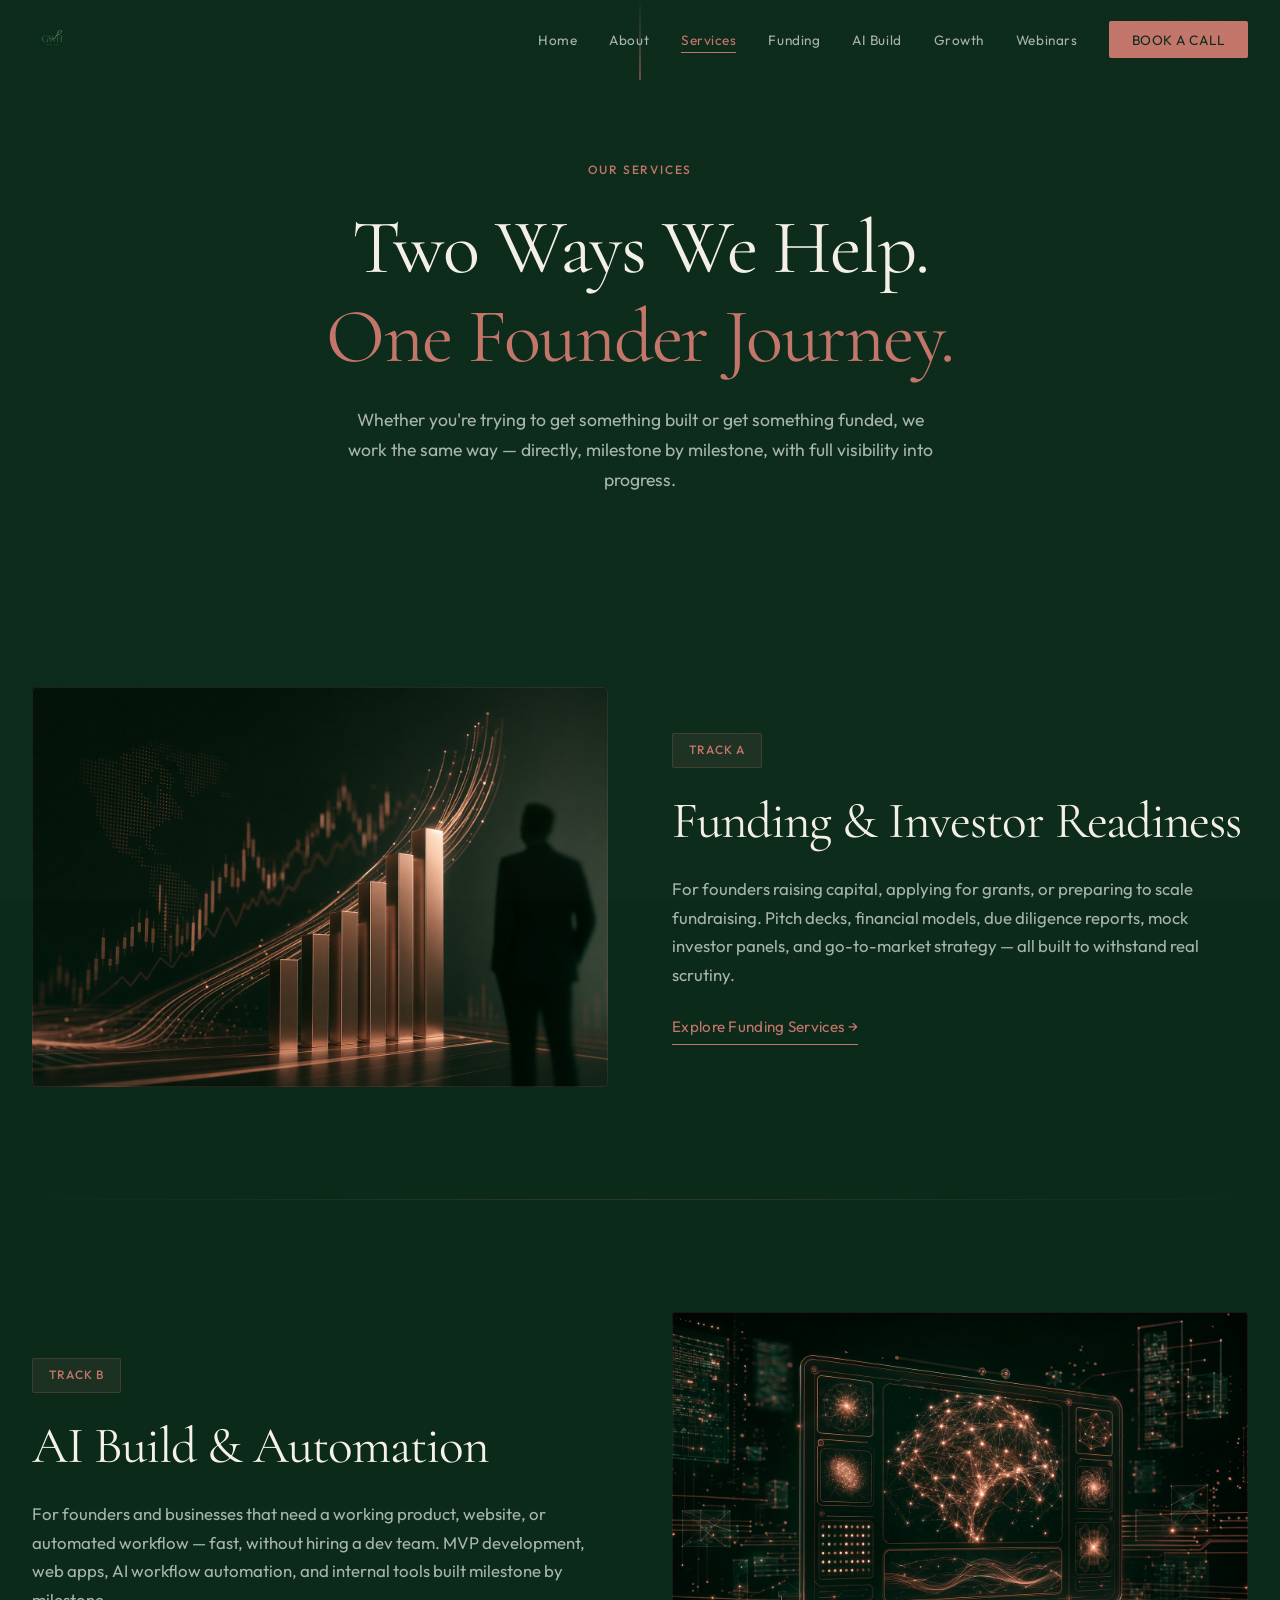
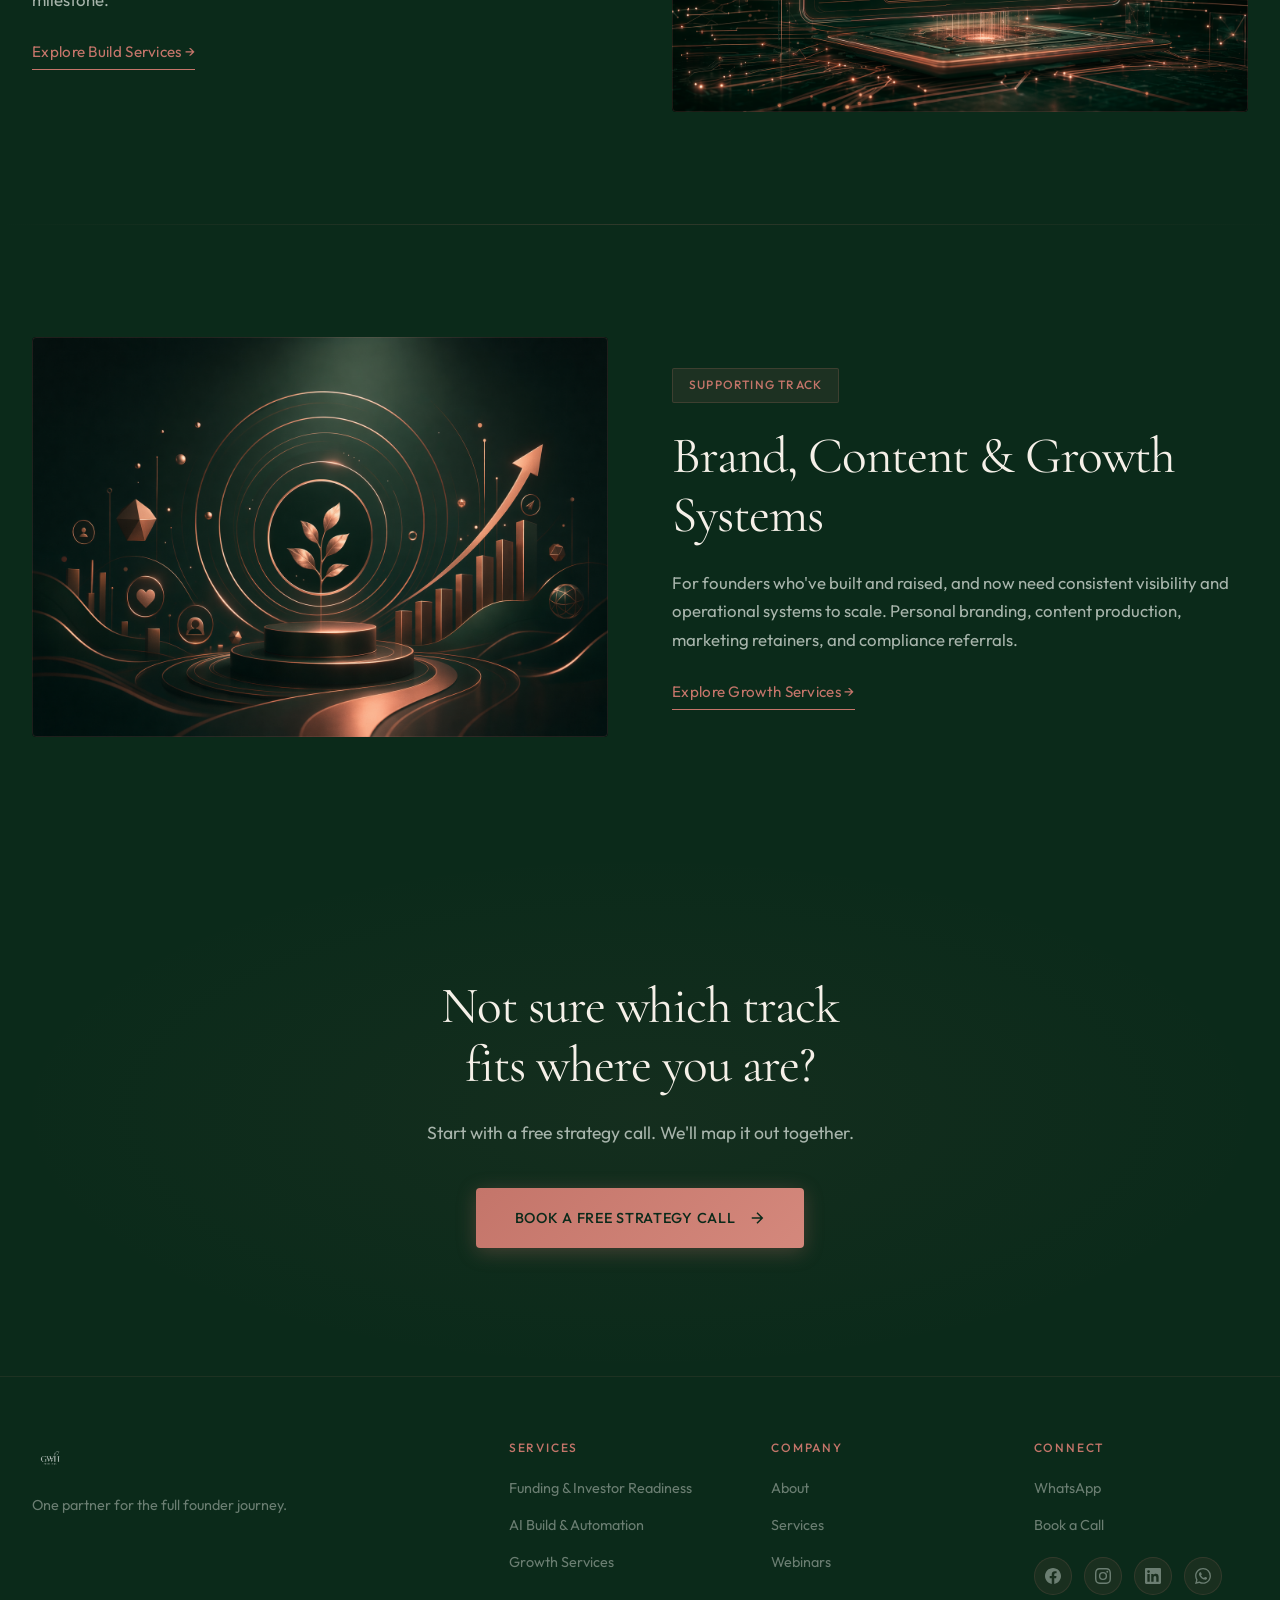
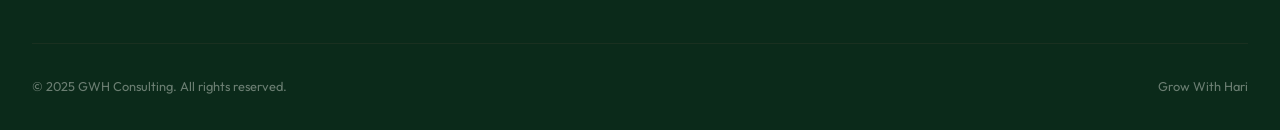
<file: services.html>
<!DOCTYPE html>
<html lang="en">
<head>
  <meta charset="UTF-8">
  <meta name="viewport" content="width=device-width, initial-scale=1.0">
  <title>Services — GWH Consulting</title>
  <meta name="description" content="Two ways we help. One founder journey. Funding readiness and AI-powered build services.">
  <link rel="stylesheet" href="style.css">
  <link rel="preconnect" href="https://fonts.googleapis.com">
  <link rel="preconnect" href="https://fonts.gstatic.com" crossorigin>
  <link href="https://fonts.googleapis.com/css2?family=Cormorant+Garamond:ital,wght@0,300;0,400;0,500;0,600;1,300;1,400&family=Outfit:wght@300;400;500;600&display=swap" rel="stylesheet">
</head>
<body>
  <div class="grain"></div>

  <nav class="nav">
    <div class="nav-inner">
      <a href="index.html" class="nav-logo"><img src="logo.png" alt="GWH Consulting"></a>
      <ul class="nav-links">
        <li><a href="index.html">Home</a></li>
        <li><a href="about.html">About</a></li>
        <li><a href="services.html" class="active">Services</a></li>
        <li><a href="funding.html">Funding</a></li>
        <li><a href="build.html">AI Build</a></li>
        <li><a href="growth.html">Growth</a></li>
        <li><a href="webinars.html">Webinars</a></li>
        <li><a href="contact.html" class="nav-cta">Book a Call</a></li>
      </ul>
      <div class="nav-toggle"><span></span><span></span><span></span></div>
    </div>
  </nav>

  <!-- Page Header -->
  <section class="page-header">
    <div class="container">
      <span class="label reveal">Our Services</span>
      <h1 class="reveal stagger-1">Two Ways We Help. <span style="color: var(--gold);">One Founder Journey.</span></h1>
      <p class="reveal stagger-2">Whether you're trying to get something built or get something funded, we work the same way — directly, milestone by milestone, with full visibility into progress.</p>
    </div>
  </section>

  <!-- Track A -->
  <section>
    <div class="container">
      <div class="split">
        <div class="reveal-left">
          <div class="img-frame">
            <img src="funding.png" alt="Funding and investor readiness" style="height: 400px;">
          </div>
        </div>
        <div class="reveal-right">
          <div class="track-badge">Track A</div>
          <h2>Funding & Investor Readiness</h2>
          <p style="color: var(--text-secondary); margin: 1.5rem 0;">For founders raising capital, applying for grants, or preparing to scale fundraising. Pitch decks, financial models, due diligence reports, mock investor panels, and go-to-market strategy — all built to withstand real scrutiny.</p>
          <a href="funding.html" class="btn-ghost">Explore Funding Services &rarr;</a>
        </div>
      </div>
    </div>
  </section>

  <div class="section-divider"></div>

  <!-- Track B -->
  <section>
    <div class="container">
      <div class="split">
        <div class="reveal-left">
          <div class="track-badge">Track B</div>
          <h2>AI Build & Automation</h2>
          <p style="color: var(--text-secondary); margin: 1.5rem 0;">For founders and businesses that need a working product, website, or automated workflow — fast, without hiring a dev team. MVP development, web apps, AI workflow automation, and internal tools built milestone by milestone.</p>
          <a href="build.html" class="btn-ghost">Explore Build Services &rarr;</a>
        </div>
        <div class="reveal-right">
          <div class="img-frame">
            <img src="ai-build.png" alt="AI-powered development" style="height: 400px;">
          </div>
        </div>
      </div>
    </div>
  </section>

  <div class="section-divider"></div>

  <!-- Supporting Track -->
  <section>
    <div class="container">
      <div class="split">
        <div class="reveal-left">
          <div class="img-frame">
            <img src="growth.png" alt="Growth and brand visibility" style="height: 400px;">
          </div>
        </div>
        <div class="reveal-right">
          <div class="track-badge">Supporting Track</div>
          <h2>Brand, Content & Growth Systems</h2>
          <p style="color: var(--text-secondary); margin: 1.5rem 0;">For founders who've built and raised, and now need consistent visibility and operational systems to scale. Personal branding, content production, marketing retainers, and compliance referrals.</p>
          <a href="growth.html" class="btn-ghost">Explore Growth Services &rarr;</a>
        </div>
      </div>
    </div>
  </section>

  <!-- CTA -->
  <section class="cta-section">
    <div class="container">
      <h2 class="reveal">Not sure which track<br>fits where you are?</h2>
      <p class="reveal stagger-1">Start with a free strategy call. We'll map it out together.</p>
      <div class="cta-buttons reveal stagger-2">
        <a href="contact.html" class="btn btn-primary">
          <span>Book a Free Strategy Call</span>
          <svg viewBox="0 0 24 24" fill="none" stroke="currentColor" stroke-width="2">
            <path d="M5 12h14M12 5l7 7-7 7"/>
          </svg>
        </a>
      </div>
    </div>
  </section>

  <!-- Footer -->
  <footer class="footer">
    <div class="container">
      <div class="footer-grid">
        <div class="footer-brand">
          <img src="logo.png" alt="GWH Consulting" style="height: 36px; filter: brightness(0) invert(1) opacity(0.7);">
          <p>One partner for the full founder journey.</p>
        </div>
        <div>
          <h5>Services</h5>
          <ul class="footer-links">
            <li><a href="funding.html">Funding & Investor Readiness</a></li>
            <li><a href="build.html">AI Build & Automation</a></li>
            <li><a href="growth.html">Growth Services</a></li>
          </ul>
        </div>
        <div>
          <h5>Company</h5>
          <ul class="footer-links">
            <li><a href="about.html">About</a></li>
            <li><a href="services.html">Services</a></li>
            <li><a href="webinars.html">Webinars</a></li>
          </ul>
        </div>
        <div>
          <h5>Connect</h5>
          <ul class="footer-links">
            <li><a href="https://wa.me/918138979684" target="_blank" rel="noopener">WhatsApp</a></li>
            <li><a href="contact.html">Book a Call</a></li>
          </ul>
          <div class="footer-social">
            <a href="https://www.facebook.com/profile.php?id=61590142725541" target="_blank" rel="noopener" aria-label="Facebook">
              <svg viewBox="0 0 24 24"><path d="M24 12.073c0-6.627-5.373-12-12-12s-12 5.373-12 12c0 5.99 4.388 10.954 10.125 11.854v-8.385H7.078v-3.47h3.047V9.43c0-3.007 1.792-4.669 4.533-4.669 1.312 0 2.686.235 2.686.235v2.953H15.83c-1.491 0-1.956.925-1.956 1.874v2.25h3.328l-.532 3.47h-2.796v8.385C19.612 23.027 24 18.062 24 12.073z"/></svg>
            </a>
            <a href="https://www.instagram.com/growwithhari.official/" target="_blank" rel="noopener" aria-label="Instagram">
              <svg viewBox="0 0 24 24"><path d="M12 2.163c3.204 0 3.584.012 4.85.07 3.252.148 4.771 1.691 4.919 4.919.058 1.265.069 1.645.069 4.849 0 3.205-.012 3.584-.069 4.849-.149 3.225-1.664 4.771-4.919 4.919-1.266.058-1.644.07-4.85.07-3.204 0-3.584-.012-4.849-.07-3.26-.149-4.771-1.699-4.919-4.92-.058-1.265-.07-1.644-.07-4.849 0-3.204.013-3.583.07-4.849.149-3.227 1.664-4.771 4.919-4.919 1.266-.057 1.645-.069 4.849-.069zM12 0C8.741 0 8.333.014 7.053.072 2.695.272.273 2.69.073 7.052.014 8.333 0 8.741 0 12c0 3.259.014 3.668.072 4.948.2 4.358 2.618 6.78 6.98 6.98C8.333 23.986 8.741 24 12 24c3.259 0 3.668-.014 4.948-.072 4.354-.2 6.782-2.618 6.979-6.98.059-1.28.073-1.689.073-4.948 0-3.259-.014-3.667-.072-4.947-.196-4.354-2.617-6.78-6.979-6.98C15.668.014 15.259 0 12 0zm0 5.838a6.162 6.162 0 100 12.324 6.162 6.162 0 000-12.324zM12 16a4 4 0 110-8 4 4 0 010 8zm6.406-11.845a1.44 1.44 0 100 2.881 1.44 1.44 0 000-2.881z"/></svg>
            </a>
            <a href="https://www.linkedin.com/company/105616139/" target="_blank" rel="noopener" aria-label="LinkedIn">
              <svg viewBox="0 0 24 24"><path d="M20.447 20.452h-3.554v-5.569c0-1.328-.027-3.037-1.852-3.037-1.853 0-2.136 1.445-2.136 2.939v5.667H9.351V9h3.414v1.561h.046c.477-.9 1.637-1.85 3.37-1.85 3.601 0 4.267 2.37 4.267 5.455v6.286zM5.337 7.433a2.062 2.062 0 01-2.063-2.065 2.064 2.064 0 112.063 2.065zm1.782 13.019H3.555V9h3.564v11.452zM22.225 0H1.771C.792 0 0 .774 0 1.729v20.542C0 23.227.792 24 1.771 24h20.451C23.2 24 24 23.227 24 22.271V1.729C24 .774 23.2 0 22.222 0h.003z"/></svg>
            </a>
            <a href="https://wa.me/918138979684" target="_blank" rel="noopener" aria-label="WhatsApp">
              <svg viewBox="0 0 24 24"><path d="M17.472 14.382c-.297-.149-1.758-.867-2.03-.967-.273-.099-.471-.148-.67.15-.197.297-.767.966-.94 1.164-.173.199-.347.223-.644.075-.297-.15-1.255-.463-2.39-1.475-.883-.788-1.48-1.761-1.653-2.059-.173-.297-.018-.458.13-.606.134-.133.298-.347.446-.52.149-.174.198-.298.298-.497.099-.198.05-.371-.025-.52-.075-.149-.669-1.612-.916-2.207-.242-.579-.487-.5-.669-.51-.173-.008-.371-.01-.57-.01-.198 0-.52.074-.792.372-.272.297-1.04 1.016-1.04 2.479 0 1.462 1.065 2.875 1.213 3.074.149.198 2.096 3.2 5.077 4.487.709.306 1.262.489 1.694.625.712.227 1.36.195 1.871.118.571-.085 1.758-.719 2.006-1.413.248-.694.248-1.289.173-1.413-.074-.124-.272-.198-.57-.347m-5.421 7.403h-.004a9.87 9.87 0 01-5.031-1.378l-.361-.214-3.741.982.998-3.648-.235-.374a9.86 9.86 0 01-1.51-5.26c.001-5.45 4.436-9.884 9.888-9.884 2.64 0 5.122 1.03 6.988 2.898a9.825 9.825 0 012.893 6.994c-.003 5.45-4.437 9.884-9.885 9.884m8.413-18.297A11.815 11.815 0 0012.05 0C5.495 0 .16 5.335.157 11.892c0 2.096.547 4.142 1.588 5.945L.057 24l6.305-1.654a11.882 11.882 0 005.683 1.448h.005c6.554 0 11.89-5.335 11.893-11.893a11.821 11.821 0 00-3.48-8.413z"/></svg>
            </a>
          </div>
        </div>
      </div>
      <div class="footer-bottom">
        <p>&copy; 2025 GWH Consulting. All rights reserved.</p>
        <p>Grow With Hari</p>
      </div>
    </div>
  </footer>

  <script src="script.js"></script>
</body>
</html>
</file>
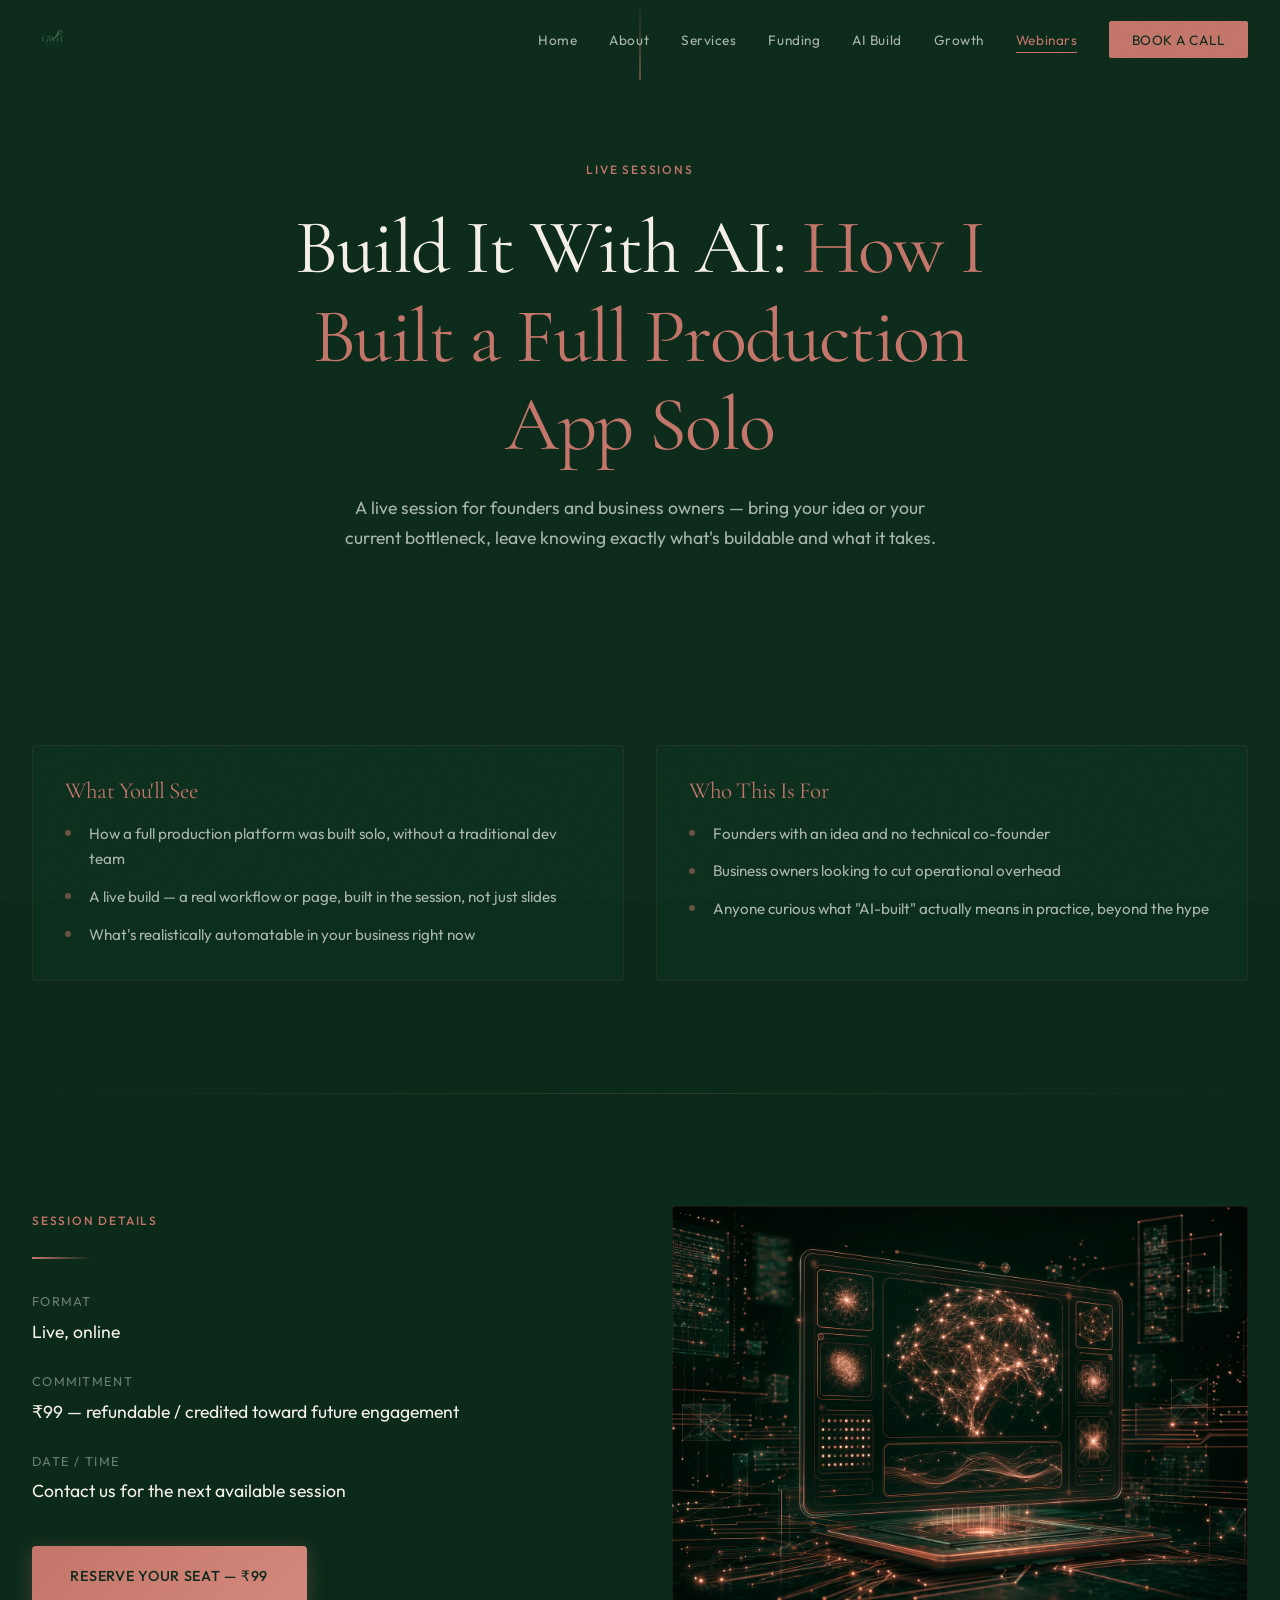
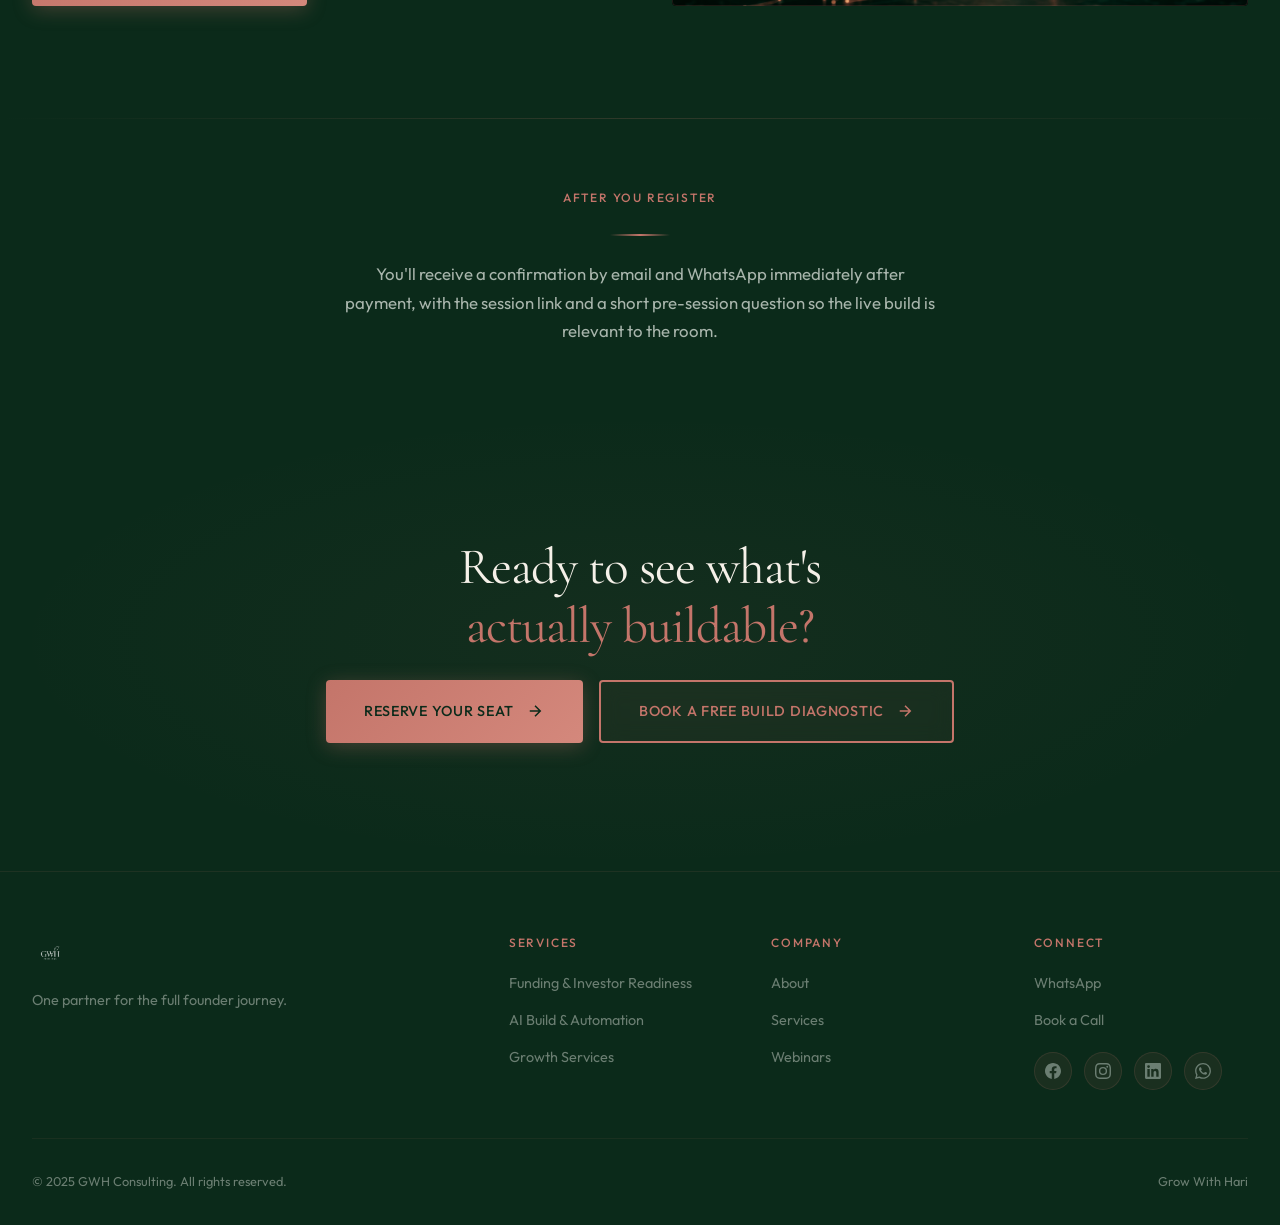
<file: webinars.html>
<!DOCTYPE html>
<html lang="en">
<head>
  <meta charset="UTF-8">
  <meta name="viewport" content="width=device-width, initial-scale=1.0">
  <title>Webinars — GWH Consulting</title>
  <meta name="description" content="Live sessions for founders. Build It With AI — learn how to build a full production app solo using AI.">
  <link rel="stylesheet" href="style.css">
  <link rel="preconnect" href="https://fonts.googleapis.com">
  <link rel="preconnect" href="https://fonts.gstatic.com" crossorigin>
  <link href="https://fonts.googleapis.com/css2?family=Cormorant+Garamond:ital,wght@0,300;0,400;0,500;0,600;1,300;1,400&family=Outfit:wght@300;400;500;600&display=swap" rel="stylesheet">
</head>
<body>
  <div class="grain"></div>

  <nav class="nav">
    <div class="nav-inner">
      <a href="index.html" class="nav-logo"><img src="logo.png" alt="GWH Consulting"></a>
      <ul class="nav-links">
        <li><a href="index.html">Home</a></li>
        <li><a href="about.html">About</a></li>
        <li><a href="services.html">Services</a></li>
        <li><a href="funding.html">Funding</a></li>
        <li><a href="build.html">AI Build</a></li>
        <li><a href="growth.html">Growth</a></li>
        <li><a href="webinars.html" class="active">Webinars</a></li>
        <li><a href="contact.html" class="nav-cta">Book a Call</a></li>
      </ul>
      <div class="nav-toggle"><span></span><span></span><span></span></div>
    </div>
  </nav>

  <!-- Page Header -->
  <section class="page-header">
    <div class="container">
      <span class="label reveal">Live Sessions</span>
      <h1 class="reveal stagger-1">Build It With AI: <span style="color: var(--gold);">How I Built a Full Production App Solo</span></h1>
      <p class="reveal stagger-2">A live session for founders and business owners — bring your idea or your current bottleneck, leave knowing exactly what's buildable and what it takes.</p>
    </div>
  </section>

  <!-- What You'll See & Who This Is For -->
  <section>
    <div class="container">
      <div class="grid-2">
        <div class="webinar-detail reveal stagger-1">
          <h4>What You'll See</h4>
          <ul>
            <li>How a full production platform was built solo, without a traditional dev team</li>
            <li>A live build — a real workflow or page, built in the session, not just slides</li>
            <li>What's realistically automatable in your business right now</li>
          </ul>
        </div>
        <div class="webinar-detail reveal stagger-2">
          <h4>Who This Is For</h4>
          <ul>
            <li>Founders with an idea and no technical co-founder</li>
            <li>Business owners looking to cut operational overhead</li>
            <li>Anyone curious what "AI-built" actually means in practice, beyond the hype</li>
          </ul>
        </div>
      </div>
    </div>
  </section>

  <div class="section-divider"></div>

  <!-- Details -->
  <section>
    <div class="container">
      <div class="split">
        <div class="reveal-left">
          <span class="label">Session Details</span>
          <div class="gold-line"></div>
          <div style="margin-top: 2rem;">
            <div style="margin-bottom: 1.5rem;">
              <p style="color: var(--text-muted); font-size: 0.8rem; text-transform: uppercase; letter-spacing: 0.1em; margin-bottom: 0.25rem;">Format</p>
              <p style="color: var(--cream); font-size: 1.1rem;">Live, online</p>
            </div>
            <div style="margin-bottom: 1.5rem;">
              <p style="color: var(--text-muted); font-size: 0.8rem; text-transform: uppercase; letter-spacing: 0.1em; margin-bottom: 0.25rem;">Commitment</p>
              <p style="color: var(--cream); font-size: 1.1rem;">&#8377;99 — refundable / credited toward future engagement</p>
            </div>
            <div style="margin-bottom: 1.5rem;">
              <p style="color: var(--text-muted); font-size: 0.8rem; text-transform: uppercase; letter-spacing: 0.1em; margin-bottom: 0.25rem;">Date / Time</p>
              <p style="color: var(--cream); font-size: 1.1rem;">Contact us for the next available session</p>
            </div>
          </div>
          <a href="contact.html" class="btn btn-primary" style="margin-top: 1rem;">Reserve Your Seat — &#8377;99</a>
        </div>
        <div class="reveal-right">
          <div class="img-frame">
            <img src="ai-build.png" alt="Live webinar session" style="height: 400px;">
          </div>
        </div>
      </div>
    </div>
  </section>

  <div class="section-divider"></div>

  <!-- After You Register -->
  <section class="section-sm">
    <div class="container-narrow" style="text-align: center;">
      <span class="label reveal">After You Register</span>
      <div class="gold-line-center reveal stagger-1"></div>
      <p class="reveal stagger-2" style="color: var(--text-secondary); font-size: 1.05rem; max-width: 600px; margin: 1.5rem auto 0;">You'll receive a confirmation by email and WhatsApp immediately after payment, with the session link and a short pre-session question so the live build is relevant to the room.</p>
    </div>
  </section>

  <!-- CTA -->
  <section class="cta-section">
    <div class="container">
      <h2 class="reveal">Ready to see what's<br><span style="color: var(--gold);">actually buildable?</span></h2>
      <div class="cta-buttons reveal stagger-1">
        <a href="contact.html" class="btn btn-primary">
          <span>Reserve Your Seat</span>
          <svg viewBox="0 0 24 24" fill="none" stroke="currentColor" stroke-width="2">
            <path d="M5 12h14M12 5l7 7-7 7"/>
          </svg>
        </a>
        <a href="contact.html" class="btn btn-outline">
          <span>Book a Free Build Diagnostic</span>
          <svg viewBox="0 0 24 24" fill="none" stroke="currentColor" stroke-width="2">
            <path d="M5 12h14M12 5l7 7-7 7"/>
          </svg>
        </a>
      </div>
    </div>
  </section>

  <!-- Footer -->
  <footer class="footer">
    <div class="container">
      <div class="footer-grid">
        <div class="footer-brand">
          <img src="logo.png" alt="GWH Consulting" style="height: 36px; filter: brightness(0) invert(1) opacity(0.7);">
          <p>One partner for the full founder journey.</p>
        </div>
        <div>
          <h5>Services</h5>
          <ul class="footer-links">
            <li><a href="funding.html">Funding & Investor Readiness</a></li>
            <li><a href="build.html">AI Build & Automation</a></li>
            <li><a href="growth.html">Growth Services</a></li>
          </ul>
        </div>
        <div>
          <h5>Company</h5>
          <ul class="footer-links">
            <li><a href="about.html">About</a></li>
            <li><a href="services.html">Services</a></li>
            <li><a href="webinars.html">Webinars</a></li>
          </ul>
        </div>
        <div>
          <h5>Connect</h5>
          <ul class="footer-links">
            <li><a href="https://wa.me/918138979684" target="_blank" rel="noopener">WhatsApp</a></li>
            <li><a href="contact.html">Book a Call</a></li>
          </ul>
          <div class="footer-social">
            <a href="https://www.facebook.com/profile.php?id=61590142725541" target="_blank" rel="noopener" aria-label="Facebook">
              <svg viewBox="0 0 24 24"><path d="M24 12.073c0-6.627-5.373-12-12-12s-12 5.373-12 12c0 5.99 4.388 10.954 10.125 11.854v-8.385H7.078v-3.47h3.047V9.43c0-3.007 1.792-4.669 4.533-4.669 1.312 0 2.686.235 2.686.235v2.953H15.83c-1.491 0-1.956.925-1.956 1.874v2.25h3.328l-.532 3.47h-2.796v8.385C19.612 23.027 24 18.062 24 12.073z"/></svg>
            </a>
            <a href="https://www.instagram.com/growwithhari.official/" target="_blank" rel="noopener" aria-label="Instagram">
              <svg viewBox="0 0 24 24"><path d="M12 2.163c3.204 0 3.584.012 4.85.07 3.252.148 4.771 1.691 4.919 4.919.058 1.265.069 1.645.069 4.849 0 3.205-.012 3.584-.069 4.849-.149 3.225-1.664 4.771-4.919 4.919-1.266.058-1.644.07-4.85.07-3.204 0-3.584-.012-4.849-.07-3.26-.149-4.771-1.699-4.919-4.92-.058-1.265-.07-1.644-.07-4.849 0-3.204.013-3.583.07-4.849.149-3.227 1.664-4.771 4.919-4.919 1.266-.057 1.645-.069 4.849-.069zM12 0C8.741 0 8.333.014 7.053.072 2.695.272.273 2.69.073 7.052.014 8.333 0 8.741 0 12c0 3.259.014 3.668.072 4.948.2 4.358 2.618 6.78 6.98 6.98C8.333 23.986 8.741 24 12 24c3.259 0 3.668-.014 4.948-.072 4.354-.2 6.782-2.618 6.979-6.98.059-1.28.073-1.689.073-4.948 0-3.259-.014-3.667-.072-4.947-.196-4.354-2.617-6.78-6.979-6.98C15.668.014 15.259 0 12 0zm0 5.838a6.162 6.162 0 100 12.324 6.162 6.162 0 000-12.324zM12 16a4 4 0 110-8 4 4 0 010 8zm6.406-11.845a1.44 1.44 0 100 2.881 1.44 1.44 0 000-2.881z"/></svg>
            </a>
            <a href="https://www.linkedin.com/company/105616139/" target="_blank" rel="noopener" aria-label="LinkedIn">
              <svg viewBox="0 0 24 24"><path d="M20.447 20.452h-3.554v-5.569c0-1.328-.027-3.037-1.852-3.037-1.853 0-2.136 1.445-2.136 2.939v5.667H9.351V9h3.414v1.561h.046c.477-.9 1.637-1.85 3.37-1.85 3.601 0 4.267 2.37 4.267 5.455v6.286zM5.337 7.433a2.062 2.062 0 01-2.063-2.065 2.064 2.064 0 112.063 2.065zm1.782 13.019H3.555V9h3.564v11.452zM22.225 0H1.771C.792 0 0 .774 0 1.729v20.542C0 23.227.792 24 1.771 24h20.451C23.2 24 24 23.227 24 22.271V1.729C24 .774 23.2 0 22.222 0h.003z"/></svg>
            </a>
            <a href="https://wa.me/918138979684" target="_blank" rel="noopener" aria-label="WhatsApp">
              <svg viewBox="0 0 24 24"><path d="M17.472 14.382c-.297-.149-1.758-.867-2.03-.967-.273-.099-.471-.148-.67.15-.197.297-.767.966-.94 1.164-.173.199-.347.223-.644.075-.297-.15-1.255-.463-2.39-1.475-.883-.788-1.48-1.761-1.653-2.059-.173-.297-.018-.458.13-.606.134-.133.298-.347.446-.52.149-.174.198-.298.298-.497.099-.198.05-.371-.025-.52-.075-.149-.669-1.612-.916-2.207-.242-.579-.487-.5-.669-.51-.173-.008-.371-.01-.57-.01-.198 0-.52.074-.792.372-.272.297-1.04 1.016-1.04 2.479 0 1.462 1.065 2.875 1.213 3.074.149.198 2.096 3.2 5.077 4.487.709.306 1.262.489 1.694.625.712.227 1.36.195 1.871.118.571-.085 1.758-.719 2.006-1.413.248-.694.248-1.289.173-1.413-.074-.124-.272-.198-.57-.347m-5.421 7.403h-.004a9.87 9.87 0 01-5.031-1.378l-.361-.214-3.741.982.998-3.648-.235-.374a9.86 9.86 0 01-1.51-5.26c.001-5.45 4.436-9.884 9.888-9.884 2.64 0 5.122 1.03 6.988 2.898a9.825 9.825 0 012.893 6.994c-.003 5.45-4.437 9.884-9.885 9.884m8.413-18.297A11.815 11.815 0 0012.05 0C5.495 0 .16 5.335.157 11.892c0 2.096.547 4.142 1.588 5.945L.057 24l6.305-1.654a11.882 11.882 0 005.683 1.448h.005c6.554 0 11.89-5.335 11.893-11.893a11.821 11.821 0 00-3.48-8.413z"/></svg>
            </a>
          </div>
        </div>
      </div>
      <div class="footer-bottom">
        <p>&copy; 2025 GWH Consulting. All rights reserved.</p>
        <p>Grow With Hari</p>
      </div>
    </div>
  </footer>

  <script src="script.js"></script>
</body>
</html>
</file>
<file: static/css/main.b451650a.css>
*,::backdrop,:after,:before{--tw-border-spacing-x:0;--tw-border-spacing-y:0;--tw-translate-x:0;--tw-translate-y:0;--tw-rotate:0;--tw-skew-x:0;--tw-skew-y:0;--tw-scale-x:1;--tw-scale-y:1;--tw-pan-x: ;--tw-pan-y: ;--tw-pinch-zoom: ;--tw-scroll-snap-strictness:proximity;--tw-gradient-from-position: ;--tw-gradient-via-position: ;--tw-gradient-to-position: ;--tw-ordinal: ;--tw-slashed-zero: ;--tw-numeric-figure: ;--tw-numeric-spacing: ;--tw-numeric-fraction: ;--tw-ring-inset: ;--tw-ring-offset-width:0px;--tw-ring-offset-color:#fff;--tw-ring-color:#3b82f680;--tw-ring-offset-shadow:0 0 #0000;--tw-ring-shadow:0 0 #0000;--tw-shadow:0 0 #0000;--tw-shadow-colored:0 0 #0000;--tw-blur: ;--tw-brightness: ;--tw-contrast: ;--tw-grayscale: ;--tw-hue-rotate: ;--tw-invert: ;--tw-saturate: ;--tw-sepia: ;--tw-drop-shadow: ;--tw-backdrop-blur: ;--tw-backdrop-brightness: ;--tw-backdrop-contrast: ;--tw-backdrop-grayscale: ;--tw-backdrop-hue-rotate: ;--tw-backdrop-invert: ;--tw-backdrop-opacity: ;--tw-backdrop-saturate: ;--tw-backdrop-sepia: ;--tw-contain-size: ;--tw-contain-layout: ;--tw-contain-paint: ;--tw-contain-style: }/*
! tailwindcss v3.4.17 | MIT License | https://tailwindcss.com
*/*,:after,:before{border:0 solid #e5e7eb;box-sizing:border-box}:after,:before{--tw-content:""}:host,html{-webkit-text-size-adjust:100%;font-feature-settings:normal;-webkit-tap-highlight-color:transparent;font-family:Manrope,system-ui,sans-serif;font-variation-settings:normal;line-height:1.5;tab-size:4}body{line-height:inherit;margin:0}hr{border-top-width:1px;color:inherit;height:0}abbr:where([title]){-webkit-text-decoration:underline dotted;text-decoration:underline dotted}h1,h2,h3,h4,h5,h6{font-size:inherit;font-weight:inherit}a{color:inherit;text-decoration:inherit}b,strong{font-weight:bolder}code,kbd,pre,samp{font-feature-settings:normal;font-family:JetBrains Mono,monospace;font-size:1em;font-variation-settings:normal}small{font-size:80%}sub,sup{font-size:75%;line-height:0;position:relative;vertical-align:initial}sub{bottom:-.25em}sup{top:-.5em}table{border-collapse:collapse;border-color:inherit;text-indent:0}button,input,optgroup,select,textarea{font-feature-settings:inherit;color:inherit;font-family:inherit;font-size:100%;font-variation-settings:inherit;font-weight:inherit;letter-spacing:inherit;line-height:inherit;margin:0;padding:0}button,select{text-transform:none}button,input:where([type=button]),input:where([type=reset]),input:where([type=submit]){-webkit-appearance:button;background-color:initial;background-image:none}:-moz-focusring{outline:auto}:-moz-ui-invalid{box-shadow:none}progress{vertical-align:initial}::-webkit-inner-spin-button,::-webkit-outer-spin-button{height:auto}[type=search]{-webkit-appearance:textfield;outline-offset:-2px}::-webkit-search-decoration{-webkit-appearance:none}::-webkit-file-upload-button{-webkit-appearance:button;font:inherit}summary{display:list-item}blockquote,dd,dl,figure,h1,h2,h3,h4,h5,h6,hr,p,pre{margin:0}fieldset{margin:0}fieldset,legend{padding:0}menu,ol,ul{list-style:none;margin:0;padding:0}dialog{padding:0}textarea{resize:vertical}input::placeholder,textarea::placeholder{color:#9ca3af;opacity:1}[role=button],button{cursor:pointer}:disabled{cursor:default}audio,canvas,embed,iframe,img,object,svg,video{display:block;vertical-align:middle}img,video{height:auto;max-width:100%}[hidden]:where(:not([hidden=until-found])){display:none}:root{--background:140 22% 4%;--foreground:140 25% 96%;--card:145 20% 9%;--card-foreground:140 25% 96%;--popover:145 20% 7%;--popover-foreground:140 25% 96%;--primary:150 40% 63%;--primary-foreground:140 22% 4%;--secondary:145 18% 12%;--secondary-foreground:140 25% 96%;--muted:145 18% 12%;--muted-foreground:145 10% 72%;--accent:145 25% 14%;--accent-foreground:140 25% 96%;--destructive:0 70% 55%;--destructive-foreground:0 0% 98%;--border:150 25% 16%;--input:150 25% 18%;--ring:150 40% 63%;--radius:1rem}*{border-color:#1f3329;border-color:hsl(var(--border))}html{background:#070b08}body{-webkit-font-smoothing:antialiased;-moz-osx-font-smoothing:grayscale;background-color:#080c09;background-color:hsl(var(--background));color:#f2f7f4;color:hsl(var(--foreground));font-family:Manrope,system-ui,sans-serif;overflow-x:hidden}::selection{background:#78c8a0;color:#070b08}[data-debug-wrapper=true]{display:contents!important}[data-debug-wrapper=true]>*{border:inherit;column-gap:inherit;gap:inherit;margin:inherit;padding:inherit;row-gap:inherit}.sr-only{clip:rect(0,0,0,0);border-width:0;height:1px;margin:-1px;overflow:hidden;padding:0;position:absolute;white-space:nowrap;width:1px}.pointer-events-none{pointer-events:none}.pointer-events-auto{pointer-events:auto}.visible{visibility:visible}.invisible{visibility:hidden}.static{position:static}.fixed{position:fixed}.absolute{position:absolute}.relative{position:relative}.inset-0{inset:0}.inset-\[14\%\]{inset:14%}.inset-\[20\%\]{inset:20%}.inset-\[24\%\]{inset:24%}.inset-x-0{left:0;right:0}.inset-y-0{bottom:0;top:0}.-bottom-12{bottom:-3rem}.-bottom-24{bottom:-6rem}.-left-12{left:-3rem}.-left-24{left:-6rem}.-left-8{left:-2rem}.-right-12{right:-3rem}.-right-20{right:-5rem}.-right-24{right:-6rem}.-top-12{top:-3rem}.-top-20{top:-5rem}.-top-24{top:-6rem}.-top-32{top:-8rem}.-top-40{top:-10rem}.bottom-0{bottom:0}.bottom-2{bottom:.5rem}.bottom-3{bottom:.75rem}.bottom-6{bottom:1.5rem}.left-0{left:0}.left-1{left:.25rem}.left-1\/2{left:50%}.left-1\/3{left:33.333333%}.left-2{left:.5rem}.left-4{left:1rem}.left-6{left:1.5rem}.left-7{left:1.75rem}.left-\[11px\]{left:11px}.left-\[12\.5\%\]{left:12.5%}.left-\[50\%\]{left:50%}.right-0{right:0}.right-1{right:.25rem}.right-2{right:.5rem}.right-3{right:.75rem}.right-4{right:1rem}.right-\[10\%\]{right:10%}.right-\[12\.5\%\]{right:12.5%}.top-0{top:0}.top-1{top:.25rem}.top-1\/2{top:50%}.top-1\/4{top:25%}.top-2{top:.5rem}.top-3{top:.75rem}.top-4{top:1rem}.top-7{top:1.75rem}.top-8{top:2rem}.top-\[1px\]{top:1px}.top-\[25px\]{top:25px}.top-\[29px\]{top:29px}.top-\[50\%\]{top:50%}.top-\[60\%\]{top:60%}.top-full{top:100%}.z-10{z-index:10}.z-50{z-index:50}.z-\[100\]{z-index:100}.z-\[1\]{z-index:1}.z-\[60\]{z-index:60}.z-\[65\]{z-index:65}.col-span-4{grid-column:span 4/span 4}.col-span-5{grid-column:span 5/span 5}.col-start-1{grid-column-start:1}.col-start-2{grid-column-start:2}.row-start-1{grid-row-start:1}.row-start-2{grid-row-start:2}.-mx-1{margin-left:-.25rem;margin-right:-.25rem}.-mx-5{margin-left:-1.25rem;margin-right:-1.25rem}.mx-auto{margin-left:auto;margin-right:auto}.my-1{margin-bottom:.25rem;margin-top:.25rem}.-mb-\[0\.1em\]{margin-bottom:-.1em}.-ml-4{margin-left:-1rem}.-mt-4{margin-top:-1rem}.mb-1{margin-bottom:.25rem}.mb-5{margin-bottom:1.25rem}.mb-6{margin-bottom:1.5rem}.mb-8{margin-bottom:2rem}.ml-1{margin-left:.25rem}.ml-auto{margin-left:auto}.mr-2{margin-right:.5rem}.mr-\[0\.25em\]{margin-right:.25em}.mt-0\.5{margin-top:.125rem}.mt-1{margin-top:.25rem}.mt-1\.5{margin-top:.375rem}.mt-10{margin-top:2.5rem}.mt-12{margin-top:3rem}.mt-14{margin-top:3.5rem}.mt-16{margin-top:4rem}.mt-2{margin-top:.5rem}.mt-20{margin-top:5rem}.mt-24{margin-top:6rem}.mt-3{margin-top:.75rem}.mt-4{margin-top:1rem}.mt-5{margin-top:1.25rem}.mt-6{margin-top:1.5rem}.mt-7{margin-top:1.75rem}.mt-8{margin-top:2rem}.mt-auto{margin-top:auto}.block{display:block}.inline-block{display:inline-block}.inline{display:inline}.flex{display:flex}.inline-flex{display:inline-flex}.table{display:table}.grid{display:grid}.hidden{display:none}.aspect-\[4\/3\]{aspect-ratio:4/3}.aspect-\[4\/5\]{aspect-ratio:4/5}.aspect-\[5\/4\]{aspect-ratio:5/4}.aspect-square{aspect-ratio:1/1}.h-1\.5{height:.375rem}.h-10{height:2.5rem}.h-11{height:2.75rem}.h-12{height:3rem}.h-14{height:3.5rem}.h-16{height:4rem}.h-2{height:.5rem}.h-2\.5{height:.625rem}.h-3{height:.75rem}.h-3\.5{height:.875rem}.h-4{height:1rem}.h-5{height:1.25rem}.h-6{height:1.5rem}.h-7{height:1.75rem}.h-72{height:18rem}.h-8{height:2rem}.h-80{height:20rem}.h-9{height:2.25rem}.h-\[120\%\]{height:120%}.h-\[130\%\]{height:130%}.h-\[1px\]{height:1px}.h-\[2px\]{height:2px}.h-\[340px\]{height:340px}.h-\[440px\]{height:440px}.h-\[480px\]{height:480px}.h-\[520px\]{height:520px}.h-\[600px\]{height:600px}.h-\[70vh\]{height:70vh}.h-\[72\%\]{height:72%}.h-\[72px\]{height:72px}.h-\[var\(--radix-navigation-menu-viewport-height\)\]{height:var(--radix-navigation-menu-viewport-height)}.h-\[var\(--radix-select-trigger-height\)\]{height:var(--radix-select-trigger-height)}.h-auto{height:auto}.h-full{height:100%}.h-px{height:1px}.max-h-\[--radix-context-menu-content-available-height\]{max-height:var(--radix-context-menu-content-available-height)}.max-h-\[--radix-select-content-available-height\]{max-height:var(--radix-select-content-available-height)}.max-h-\[300px\]{max-height:300px}.max-h-\[var\(--radix-dropdown-menu-content-available-height\)\]{max-height:var(--radix-dropdown-menu-content-available-height)}.max-h-screen{max-height:100vh}.min-h-\[100svh\]{min-height:100svh}.min-h-\[60px\]{min-height:60px}.min-h-\[96px\]{min-height:96px}.min-h-screen{min-height:100vh}.w-1\.5{width:.375rem}.w-10{width:2.5rem}.w-11{width:2.75rem}.w-12{width:3rem}.w-14{width:3.5rem}.w-16{width:4rem}.w-2{width:.5rem}.w-2\.5{width:.625rem}.w-3{width:.75rem}.w-3\.5{width:.875rem}.w-3\/4{width:75%}.w-4{width:1rem}.w-40{width:10rem}.w-48{width:12rem}.w-5{width:1.25rem}.w-6{width:1.5rem}.w-64{width:16rem}.w-7{width:1.75rem}.w-72{width:18rem}.w-8{width:2rem}.w-80{width:20rem}.w-9{width:2.25rem}.w-\[100px\]{width:100px}.w-\[1px\]{width:1px}.w-\[520px\]{width:520px}.w-\[600px\]{width:600px}.w-\[72\%\]{width:72%}.w-\[900px\]{width:900px}.w-auto{width:auto}.w-full{width:100%}.w-max{width:max-content}.w-px{width:1px}.min-w-0{min-width:0}.min-w-10{min-width:2.5rem}.min-w-8{min-width:2rem}.min-w-9{min-width:2.25rem}.min-w-\[12rem\]{min-width:12rem}.min-w-\[8rem\]{min-width:8rem}.min-w-\[var\(--radix-select-trigger-width\)\]{min-width:var(--radix-select-trigger-width)}.max-w-2xl{max-width:42rem}.max-w-3xl{max-width:48rem}.max-w-4xl{max-width:56rem}.max-w-5xl{max-width:64rem}.max-w-\[1400px\]{max-width:1400px}.max-w-\[1500px\]{max-width:1500px}.max-w-\[300px\]{max-width:300px}.max-w-\[320px\]{max-width:320px}.max-w-\[460px\]{max-width:460px}.max-w-\[82\%\]{max-width:82%}.max-w-lg{max-width:32rem}.max-w-max{max-width:max-content}.max-w-md{max-width:28rem}.max-w-sm{max-width:24rem}.max-w-xl{max-width:36rem}.max-w-xs{max-width:20rem}.flex-1{flex:1 1}.shrink-0{flex-shrink:0}.grow{flex-grow:1}.grow-0{flex-grow:0}.basis-full{flex-basis:100%}.caption-bottom{caption-side:bottom}.border-collapse{border-collapse:collapse}.origin-\[--radix-context-menu-content-transform-origin\]{transform-origin:var(--radix-context-menu-content-transform-origin)}.origin-\[--radix-dropdown-menu-content-transform-origin\]{transform-origin:var(--radix-dropdown-menu-content-transform-origin)}.origin-\[--radix-hover-card-content-transform-origin\]{transform-origin:var(--radix-hover-card-content-transform-origin)}.origin-\[--radix-menubar-content-transform-origin\]{transform-origin:var(--radix-menubar-content-transform-origin)}.origin-\[--radix-popover-content-transform-origin\]{transform-origin:var(--radix-popover-content-transform-origin)}.origin-\[--radix-select-content-transform-origin\]{transform-origin:var(--radix-select-content-transform-origin)}.origin-\[--radix-tooltip-content-transform-origin\]{transform-origin:var(--radix-tooltip-content-transform-origin)}.origin-left{transform-origin:left}.-translate-x-1\/2{--tw-translate-x:-50%}.-translate-x-1\/2,.-translate-x-5{transform:translate(var(--tw-translate-x),var(--tw-translate-y)) rotate(var(--tw-rotate)) skewX(var(--tw-skew-x)) skewY(var(--tw-skew-y)) scaleX(var(--tw-scale-x)) scaleY(var(--tw-scale-y))}.-translate-x-5{--tw-translate-x:-1.25rem}.-translate-y-1{--tw-translate-y:-0.25rem}.-translate-y-1,.-translate-y-1\/2{transform:translate(var(--tw-translate-x),var(--tw-translate-y)) rotate(var(--tw-rotate)) skewX(var(--tw-skew-x)) skewY(var(--tw-skew-y)) scaleX(var(--tw-scale-x)) scaleY(var(--tw-scale-y))}.-translate-y-1\/2{--tw-translate-y:-50%}.translate-x-1{--tw-translate-x:0.25rem}.translate-x-1,.translate-x-\[-50\%\]{transform:translate(var(--tw-translate-x),var(--tw-translate-y)) rotate(var(--tw-rotate)) skewX(var(--tw-skew-x)) skewY(var(--tw-skew-y)) scaleX(var(--tw-scale-x)) scaleY(var(--tw-scale-y))}.translate-x-\[-50\%\]{--tw-translate-x:-50%}.translate-y-5{--tw-translate-y:1.25rem}.translate-y-5,.translate-y-\[-50\%\]{transform:translate(var(--tw-translate-x),var(--tw-translate-y)) rotate(var(--tw-rotate)) skewX(var(--tw-skew-x)) skewY(var(--tw-skew-y)) scaleX(var(--tw-scale-x)) scaleY(var(--tw-scale-y))}.translate-y-\[-50\%\]{--tw-translate-y:-50%}.-rotate-180{--tw-rotate:-180deg}.-rotate-180,.-rotate-45{transform:translate(var(--tw-translate-x),var(--tw-translate-y)) rotate(var(--tw-rotate)) skewX(var(--tw-skew-x)) skewY(var(--tw-skew-y)) scaleX(var(--tw-scale-x)) scaleY(var(--tw-scale-y))}.-rotate-45{--tw-rotate:-45deg}.rotate-45{--tw-rotate:45deg}.rotate-45,.rotate-90{transform:translate(var(--tw-translate-x),var(--tw-translate-y)) rotate(var(--tw-rotate)) skewX(var(--tw-skew-x)) skewY(var(--tw-skew-y)) scaleX(var(--tw-scale-x)) scaleY(var(--tw-scale-y))}.rotate-90{--tw-rotate:90deg}.transform{transform:translate(var(--tw-translate-x),var(--tw-translate-y)) rotate(var(--tw-rotate)) skewX(var(--tw-skew-x)) skewY(var(--tw-skew-y)) scaleX(var(--tw-scale-x)) scaleY(var(--tw-scale-y))}@keyframes bounce{0%,to{animation-timing-function:cubic-bezier(.8,0,1,1);transform:translateY(-25%)}50%{animation-timing-function:cubic-bezier(0,0,.2,1);transform:none}}.animate-bounce{animation:bounce 1s infinite}@keyframes ping{75%,to{opacity:0;transform:scale(2)}}.animate-ping{animation:ping 1s cubic-bezier(0,0,.2,1) infinite}@keyframes pulse{50%{opacity:.5}}.animate-pulse{animation:pulse 2s cubic-bezier(.4,0,.6,1) infinite}.cursor-default{cursor:default}.cursor-pointer{cursor:pointer}.touch-none{touch-action:none}.select-none{-webkit-user-select:none;user-select:none}.resize-none{resize:none}.resize{resize:both}.list-none{list-style-type:none}.grid-cols-2{grid-template-columns:repeat(2,minmax(0,1fr))}.grid-cols-4{grid-template-columns:repeat(4,minmax(0,1fr))}.grid-cols-\[170px_repeat\(4\2c minmax\(0\2c 1fr\)\)\]{grid-template-columns:170px repeat(4,minmax(0,1fr))}.grid-cols-\[1fr_1\.4fr_1\.4fr\]{grid-template-columns:1fr 1.4fr 1.4fr}.grid-cols-\[60px_1\.3fr_1fr_1\.3fr\]{grid-template-columns:60px 1.3fr 1fr 1.3fr}.grid-cols-\[auto_1fr\]{grid-template-columns:auto 1fr}.grid-rows-2{grid-template-rows:repeat(2,minmax(0,1fr))}.flex-row{flex-direction:row}.flex-col{flex-direction:column}.flex-col-reverse{flex-direction:column-reverse}.flex-wrap{flex-wrap:wrap}.place-items-center{place-items:center}.items-start{align-items:flex-start}.items-end{align-items:flex-end}.items-center{align-items:center}.justify-start{justify-content:flex-start}.justify-end{justify-content:flex-end}.justify-center{justify-content:center}.justify-between{justify-content:space-between}.gap-1{gap:.25rem}.gap-1\.5{gap:.375rem}.gap-10{gap:2.5rem}.gap-12{gap:3rem}.gap-14{gap:3.5rem}.gap-2{gap:.5rem}.gap-3{gap:.75rem}.gap-4{gap:1rem}.gap-5{gap:1.25rem}.gap-6{gap:1.5rem}.gap-7{gap:1.75rem}.gap-8{gap:2rem}.gap-px{gap:1px}.gap-y-3{row-gap:.75rem}.space-x-1>:not([hidden])~:not([hidden]){--tw-space-x-reverse:0;margin-left:calc(.25rem*(1 - var(--tw-space-x-reverse)));margin-right:calc(.25rem*var(--tw-space-x-reverse))}.space-x-2>:not([hidden])~:not([hidden]){--tw-space-x-reverse:0;margin-left:calc(.5rem*(1 - var(--tw-space-x-reverse)));margin-right:calc(.5rem*var(--tw-space-x-reverse))}.space-y-1>:not([hidden])~:not([hidden]){--tw-space-y-reverse:0;margin-bottom:calc(.25rem*var(--tw-space-y-reverse));margin-top:calc(.25rem*(1 - var(--tw-space-y-reverse)))}.space-y-1\.5>:not([hidden])~:not([hidden]){--tw-space-y-reverse:0;margin-bottom:calc(.375rem*var(--tw-space-y-reverse));margin-top:calc(.375rem*(1 - var(--tw-space-y-reverse)))}.space-y-2>:not([hidden])~:not([hidden]){--tw-space-y-reverse:0;margin-bottom:calc(.5rem*var(--tw-space-y-reverse));margin-top:calc(.5rem*(1 - var(--tw-space-y-reverse)))}.space-y-3>:not([hidden])~:not([hidden]){--tw-space-y-reverse:0;margin-bottom:calc(.75rem*var(--tw-space-y-reverse));margin-top:calc(.75rem*(1 - var(--tw-space-y-reverse)))}.space-y-4>:not([hidden])~:not([hidden]){--tw-space-y-reverse:0;margin-bottom:calc(1rem*var(--tw-space-y-reverse));margin-top:calc(1rem*(1 - var(--tw-space-y-reverse)))}.divide-y>:not([hidden])~:not([hidden]){--tw-divide-y-reverse:0;border-bottom-width:calc(1px*var(--tw-divide-y-reverse));border-top-width:calc(1px*(1 - var(--tw-divide-y-reverse)))}.divide-line>:not([hidden])~:not([hidden]){border-color:#78c8a029}.self-start{align-self:flex-start}.self-end{align-self:flex-end}.self-center{align-self:center}.overflow-auto{overflow:auto}.overflow-hidden{overflow:hidden}.overflow-visible{overflow:visible}.overflow-x-auto{overflow-x:auto}.overflow-y-auto{overflow-y:auto}.overflow-x-hidden{overflow-x:hidden}.whitespace-nowrap{white-space:nowrap}.whitespace-pre-wrap{white-space:pre-wrap}.break-words{overflow-wrap:break-word}.rounded-2xl{border-radius:1rem}.rounded-\[1\.25rem\]{border-radius:1.25rem}.rounded-\[1\.5rem\]{border-radius:1.5rem}.rounded-\[1\.75rem\]{border-radius:1.75rem}.rounded-\[2\.1rem\]{border-radius:2.1rem}.rounded-\[2\.6rem\]{border-radius:2.6rem}.rounded-\[2rem\]{border-radius:2rem}.rounded-\[inherit\]{border-radius:inherit}.rounded-full{border-radius:9999px}.rounded-lg{border-radius:1rem;border-radius:var(--radius)}.rounded-md{border-radius:calc(1rem - 2px);border-radius:calc(var(--radius) - 2px)}.rounded-sm{border-radius:calc(1rem - 4px);border-radius:calc(var(--radius) - 4px)}.rounded-xl{border-radius:.75rem}.rounded-b-\[2rem\]{border-bottom-left-radius:2rem;border-bottom-right-radius:2rem}.rounded-t-\[10px\]{border-top-left-radius:10px;border-top-right-radius:10px}.rounded-t-\[999px\]{border-top-left-radius:999px;border-top-right-radius:999px}.rounded-bl-md{border-bottom-left-radius:calc(1rem - 2px);border-bottom-left-radius:calc(var(--radius) - 2px)}.rounded-br-md{border-bottom-right-radius:calc(1rem - 2px);border-bottom-right-radius:calc(var(--radius) - 2px)}.rounded-tl-sm{border-top-left-radius:calc(1rem - 4px);border-top-left-radius:calc(var(--radius) - 4px)}.border{border-width:1px}.border-0{border-width:0}.border-2{border-width:2px}.border-y{border-top-width:1px}.border-b,.border-y{border-bottom-width:1px}.border-l{border-left-width:1px}.border-r{border-right-width:1px}.border-t{border-top-width:1px}.border-amber-200\/30{border-color:#fde68a4d}.border-amber-200\/50{border-color:#fde68a80}.border-bone\/40{border-color:#f1f7f366}.border-destructive{border-color:#dd3c3c;border-color:hsl(var(--destructive))}.border-destructive\/50{border-color:#dd3c3c80;border-color:hsl(var(--destructive)/.5)}.border-input{border-color:#22392e;border-color:hsl(var(--input))}.border-line{border-color:#78c8a029}.border-mint{--tw-border-opacity:1;border-color:#78c8a0;border-color:rgb(120 200 160/var(--tw-border-opacity,1))}.border-mint\/20{border-color:#78c8a033}.border-mint\/25{border-color:#78c8a040}.border-mint\/30{border-color:#78c8a04d}.border-mint\/35{border-color:#78c8a059}.border-mint\/40{border-color:#78c8a066}.border-mint\/50{border-color:#78c8a080}.border-mint\/60{border-color:#78c8a099}.border-mint\/70{border-color:#78c8a0b3}.border-primary{border-color:#7bc6a1;border-color:hsl(var(--primary))}.border-primary\/50{border-color:#7bc6a180;border-color:hsl(var(--primary)/.5)}.border-transparent{border-color:#0000}.border-white\/10{border-color:#ffffff1a}.border-l-transparent{border-left-color:#0000}.border-t-transparent{border-top-color:#0000}.bg-\[\#0b120e\]{--tw-bg-opacity:1;background-color:#0b120e;background-color:rgb(11 18 14/var(--tw-bg-opacity,1))}.bg-\[\#1d2a23\]{--tw-bg-opacity:1;background-color:#1d2a23;background-color:rgb(29 42 35/var(--tw-bg-opacity,1))}.bg-accent{background-color:#1b2d22;background-color:hsl(var(--accent))}.bg-amber-200\/50{background-color:#fde68a80}.bg-amber-200\/\[0\.07\]{background-color:#fde68a12}.bg-background{background-color:#080c09;background-color:hsl(var(--background))}.bg-black\/80{background-color:#000c}.bg-bone{--tw-bg-opacity:1;background-color:#f1f7f3;background-color:rgb(241 247 243/var(--tw-bg-opacity,1))}.bg-border{background-color:#1f3329;background-color:hsl(var(--border))}.bg-card{background-color:#121c16;background-color:hsl(var(--card))}.bg-destructive{background-color:#dd3c3c;background-color:hsl(var(--destructive))}.bg-foreground{background-color:#f2f7f4;background-color:hsl(var(--foreground))}.bg-forest{--tw-bg-opacity:1;background-color:#1f5a3d;background-color:rgb(31 90 61/var(--tw-bg-opacity,1))}.bg-forest\/20{background-color:#1f5a3d33}.bg-forest\/30{background-color:#1f5a3d4d}.bg-forest\/40{background-color:#1f5a3d66}.bg-forest\/50{background-color:#1f5a3d80}.bg-forest\/70{background-color:#1f5a3db3}.bg-ink{--tw-bg-opacity:1;background-color:#070b08;background-color:rgb(7 11 8/var(--tw-bg-opacity,1))}.bg-ink\/10{background-color:#070b081a}.bg-ink\/50{background-color:#070b0880}.bg-ink\/60{background-color:#070b0899}.bg-ink\/70{background-color:#070b08b3}.bg-ink\/80{background-color:#070b08cc}.bg-jade\/10{background-color:#10b9811a}.bg-jade\/15{background-color:#10b98126}.bg-jade\/20{background-color:#10b98133}.bg-jade\/\[0\.12\]{background-color:#10b9811f}.bg-line{background-color:#78c8a029}.bg-mint{--tw-bg-opacity:1;background-color:#78c8a0;background-color:rgb(120 200 160/var(--tw-bg-opacity,1))}.bg-mint\/10{background-color:#78c8a01a}.bg-mint\/15{background-color:#78c8a026}.bg-mint\/25{background-color:#78c8a040}.bg-mint\/30{background-color:#78c8a04d}.bg-mint\/60{background-color:#78c8a099}.bg-mint\/\[0\.06\]{background-color:#78c8a00f}.bg-mint\/\[0\.07\]{background-color:#78c8a012}.bg-mint\/\[0\.08\]{background-color:#78c8a014}.bg-moss{--tw-bg-opacity:1;background-color:#0d1410;background-color:rgb(13 20 16/var(--tw-bg-opacity,1))}.bg-moss\/60{background-color:#0d141099}.bg-muted{background-color:#19241e;background-color:hsl(var(--muted))}.bg-muted\/50{background-color:#19241e80;background-color:hsl(var(--muted)/.5)}.bg-panel{--tw-bg-opacity:1;background-color:#121c16;background-color:rgb(18 28 22/var(--tw-bg-opacity,1))}.bg-panel\/40{background-color:#121c1666}.bg-panel\/50{background-color:#121c1680}.bg-panel\/60{background-color:#121c1699}.bg-panel\/70{background-color:#121c16b3}.bg-popover{background-color:#0e1511;background-color:hsl(var(--popover))}.bg-primary{background-color:#7bc6a1;background-color:hsl(var(--primary))}.bg-primary\/10{background-color:#7bc6a11a;background-color:hsl(var(--primary)/.1)}.bg-primary\/20{background-color:#7bc6a133;background-color:hsl(var(--primary)/.2)}.bg-sage\/60{background-color:#a9b8af99}.bg-secondary{background-color:#19241e;background-color:hsl(var(--secondary))}.bg-transparent{background-color:initial}.bg-white\/\[0\.03\]{background-color:#ffffff08}.bg-white\/\[0\.06\]{background-color:#ffffff0f}.bg-gradient-to-b{background-image:linear-gradient(to bottom,var(--tw-gradient-stops))}.bg-gradient-to-br{background-image:linear-gradient(to bottom right,var(--tw-gradient-stops))}.bg-gradient-to-r{background-image:linear-gradient(to right,var(--tw-gradient-stops))}.bg-gradient-to-t{background-image:linear-gradient(to top,var(--tw-gradient-stops))}.from-forest\/30{--tw-gradient-from:#1f5a3d4d var(--tw-gradient-from-position);--tw-gradient-to:#1f5a3d00 var(--tw-gradient-to-position);--tw-gradient-stops:var(--tw-gradient-from),var(--tw-gradient-to)}.from-ink{--tw-gradient-from:#070b08 var(--tw-gradient-from-position);--tw-gradient-to:#070b0800 var(--tw-gradient-to-position);--tw-gradient-stops:var(--tw-gradient-from),var(--tw-gradient-to)}.from-ink\/70{--tw-gradient-from:#070b08b3 var(--tw-gradient-from-position);--tw-gradient-to:#070b0800 var(--tw-gradient-to-position);--tw-gradient-stops:var(--tw-gradient-from),var(--tw-gradient-to)}.from-ink\/80{--tw-gradient-from:#070b08cc var(--tw-gradient-from-position);--tw-gradient-to:#070b0800 var(--tw-gradient-to-position);--tw-gradient-stops:var(--tw-gradient-from),var(--tw-gradient-to)}.from-ink\/90{--tw-gradient-from:#070b08e6 var(--tw-gradient-from-position);--tw-gradient-to:#070b0800 var(--tw-gradient-to-position);--tw-gradient-stops:var(--tw-gradient-from),var(--tw-gradient-to)}.from-jade{--tw-gradient-from:#10b981 var(--tw-gradient-from-position);--tw-gradient-to:#10b98100 var(--tw-gradient-to-position);--tw-gradient-stops:var(--tw-gradient-from),var(--tw-gradient-to)}.from-mint\/20{--tw-gradient-from:#78c8a033 var(--tw-gradient-from-position);--tw-gradient-to:#78c8a000 var(--tw-gradient-to-position);--tw-gradient-stops:var(--tw-gradient-from),var(--tw-gradient-to)}.from-mint\/25{--tw-gradient-from:#78c8a040 var(--tw-gradient-from-position);--tw-gradient-to:#78c8a000 var(--tw-gradient-to-position);--tw-gradient-stops:var(--tw-gradient-from),var(--tw-gradient-to)}.from-panel{--tw-gradient-from:#121c16 var(--tw-gradient-from-position);--tw-gradient-to:#121c1600 var(--tw-gradient-to-position);--tw-gradient-stops:var(--tw-gradient-from),var(--tw-gradient-to)}.from-transparent{--tw-gradient-from:#0000 var(--tw-gradient-from-position);--tw-gradient-to:#0000 var(--tw-gradient-to-position);--tw-gradient-stops:var(--tw-gradient-from),var(--tw-gradient-to)}.via-amber-200{--tw-gradient-to:#fde68a00 var(--tw-gradient-to-position);--tw-gradient-stops:var(--tw-gradient-from),#fde68a var(--tw-gradient-via-position),var(--tw-gradient-to)}.via-ink\/10{--tw-gradient-to:#070b0800 var(--tw-gradient-to-position);--tw-gradient-stops:var(--tw-gradient-from),#070b081a var(--tw-gradient-via-position),var(--tw-gradient-to)}.via-ink\/40{--tw-gradient-to:#070b0800 var(--tw-gradient-to-position);--tw-gradient-stops:var(--tw-gradient-from),#070b0866 var(--tw-gradient-via-position),var(--tw-gradient-to)}.via-ink\/60{--tw-gradient-to:#070b0800 var(--tw-gradient-to-position);--tw-gradient-stops:var(--tw-gradient-from),#070b0899 var(--tw-gradient-via-position),var(--tw-gradient-to)}.via-mint{--tw-gradient-to:#78c8a000 var(--tw-gradient-to-position);--tw-gradient-stops:var(--tw-gradient-from),#78c8a0 var(--tw-gradient-via-position),var(--tw-gradient-to)}.via-moss{--tw-gradient-to:#0d141000 var(--tw-gradient-to-position);--tw-gradient-stops:var(--tw-gradient-from),#0d1410 var(--tw-gradient-via-position),var(--tw-gradient-to)}.via-transparent{--tw-gradient-to:#0000 var(--tw-gradient-to-position);--tw-gradient-stops:var(--tw-gradient-from),#0000 var(--tw-gradient-via-position),var(--tw-gradient-to)}.to-forest\/30{--tw-gradient-to:#1f5a3d4d var(--tw-gradient-to-position)}.to-forest\/40{--tw-gradient-to:#1f5a3d66 var(--tw-gradient-to-position)}.to-ink{--tw-gradient-to:#070b08 var(--tw-gradient-to-position)}.to-ink\/10{--tw-gradient-to:#070b081a var(--tw-gradient-to-position)}.to-mint{--tw-gradient-to:#78c8a0 var(--tw-gradient-to-position)}.to-panel\/50{--tw-gradient-to:#121c1680 var(--tw-gradient-to-position)}.to-transparent{--tw-gradient-to:#0000 var(--tw-gradient-to-position)}.fill-current{fill:currentColor}.fill-primary{fill:#7bc6a1;fill:hsl(var(--primary))}.object-cover{object-fit:cover}.object-\[center_15\%\]{object-position:center 15%}.object-\[center_20\%\]{object-position:center 20%}.object-top{object-position:top}.p-0{padding:0}.p-1{padding:.25rem}.p-2{padding:.5rem}.p-2\.5{padding:.625rem}.p-3{padding:.75rem}.p-4{padding:1rem}.p-5{padding:1.25rem}.p-6{padding:1.5rem}.p-7{padding:1.75rem}.p-8{padding:2rem}.p-\[1px\]{padding:1px}.px-0{padding-left:0;padding-right:0}.px-1{padding-left:.25rem;padding-right:.25rem}.px-1\.5{padding-left:.375rem;padding-right:.375rem}.px-2{padding-left:.5rem;padding-right:.5rem}.px-2\.5{padding-left:.625rem;padding-right:.625rem}.px-3{padding-left:.75rem;padding-right:.75rem}.px-4{padding-left:1rem;padding-right:1rem}.px-5{padding-left:1.25rem;padding-right:1.25rem}.px-6{padding-left:1.5rem;padding-right:1.5rem}.px-8{padding-left:2rem;padding-right:2rem}.py-0\.5{padding-bottom:.125rem;padding-top:.125rem}.py-1{padding-bottom:.25rem;padding-top:.25rem}.py-1\.5{padding-bottom:.375rem;padding-top:.375rem}.py-10{padding-bottom:2.5rem;padding-top:2.5rem}.py-16{padding-bottom:4rem;padding-top:4rem}.py-2{padding-bottom:.5rem;padding-top:.5rem}.py-2\.5{padding-bottom:.625rem;padding-top:.625rem}.py-20{padding-bottom:5rem;padding-top:5rem}.py-28{padding-bottom:7rem;padding-top:7rem}.py-3{padding-bottom:.75rem;padding-top:.75rem}.py-3\.5{padding-bottom:.875rem;padding-top:.875rem}.py-4{padding-bottom:1rem;padding-top:1rem}.py-5{padding-bottom:1.25rem;padding-top:1.25rem}.py-6{padding-bottom:1.5rem;padding-top:1.5rem}.py-7{padding-bottom:1.75rem;padding-top:1.75rem}.py-8{padding-bottom:2rem;padding-top:2rem}.pb-10{padding-bottom:2.5rem}.pb-16{padding-bottom:4rem}.pb-3{padding-bottom:.75rem}.pb-32{padding-bottom:8rem}.pb-4{padding-bottom:1rem}.pb-7{padding-bottom:1.75rem}.pb-\[0\.1em\]{padding-bottom:.1em}.pl-10{padding-left:2.5rem}.pl-2{padding-left:.5rem}.pl-2\.5{padding-left:.625rem}.pl-4{padding-left:1rem}.pl-8{padding-left:2rem}.pr-2{padding-right:.5rem}.pr-2\.5{padding-right:.625rem}.pr-6{padding-right:1.5rem}.pr-8{padding-right:2rem}.pt-0{padding-top:0}.pt-1{padding-top:.25rem}.pt-14{padding-top:3.5rem}.pt-2{padding-top:.5rem}.pt-24{padding-top:6rem}.pt-28{padding-top:7rem}.pt-36{padding-top:9rem}.pt-4{padding-top:1rem}.pt-6{padding-top:1.5rem}.text-left{text-align:left}.text-center{text-align:center}.text-right{text-align:right}.align-middle{vertical-align:middle}.font-display{font-family:Fraunces,Georgia,serif}.font-mono{font-family:JetBrains Mono,monospace}.text-2xl{font-size:1.5rem;line-height:2rem}.text-3xl{font-size:1.875rem;line-height:2.25rem}.text-4xl{font-size:2.25rem;line-height:2.5rem}.text-5xl{font-size:3rem;line-height:1}.text-\[0\.8rem\]{font-size:.8rem}.text-\[10px\]{font-size:10px}.text-\[11px\]{font-size:11px}.text-\[13px\]{font-size:13px}.text-\[17vw\]{font-size:17vw}.text-\[2\.6rem\]{font-size:2.6rem}.text-\[3\.4rem\]{font-size:3.4rem}.text-base{font-size:1rem;line-height:1.5rem}.text-lg{font-size:1.125rem;line-height:1.75rem}.text-sm{font-size:.875rem;line-height:1.25rem}.text-xl{font-size:1.25rem;line-height:1.75rem}.text-xs{font-size:.75rem;line-height:1rem}.font-light{font-weight:300}.font-medium{font-weight:500}.font-normal{font-weight:400}.font-semibold{font-weight:600}.uppercase{text-transform:uppercase}.italic{font-style:italic}.leading-\[0\.8\]{line-height:.8}.leading-\[0\.92\]{line-height:.92}.leading-\[0\.95\]{line-height:.95}.leading-\[1\.02\]{line-height:1.02}.leading-\[1\.12\]{line-height:1.12}.leading-\[1\.1\]{line-height:1.1}.leading-none{line-height:1}.leading-relaxed{line-height:1.625}.leading-snug{line-height:1.375}.leading-tight{line-height:1.25}.tracking-\[-0\.03em\]{letter-spacing:-.03em}.tracking-\[0\.22em\]{letter-spacing:.22em}.tracking-\[0\.25em\]{letter-spacing:.25em}.tracking-\[0\.28em\]{letter-spacing:.28em}.tracking-\[0\.2em\]{letter-spacing:.2em}.tracking-tight{letter-spacing:-.025em}.tracking-tighter{letter-spacing:-.05em}.tracking-widest{letter-spacing:.1em}.text-accent-foreground{color:#f2f7f4;color:hsl(var(--accent-foreground))}.text-amber-200\/70{color:#fde68ab3}.text-amber-200\/80{color:#fde68acc}.text-amber-200\/90{color:#fde68ae6}.text-bone{--tw-text-opacity:1;color:#f1f7f3;color:rgb(241 247 243/var(--tw-text-opacity,1))}.text-bone\/80{color:#f1f7f3cc}.text-bone\/85{color:#f1f7f3d9}.text-bone\/90{color:#f1f7f3e6}.text-card-foreground{color:#f2f7f4;color:hsl(var(--card-foreground))}.text-current{color:currentColor}.text-destructive{color:#dd3c3c;color:hsl(var(--destructive))}.text-destructive-foreground{color:#fafafa;color:hsl(var(--destructive-foreground))}.text-foreground{color:#f2f7f4;color:hsl(var(--foreground))}.text-foreground\/50{color:#f2f7f480;color:hsl(var(--foreground)/.5)}.text-ink{--tw-text-opacity:1;color:#070b08;color:rgb(7 11 8/var(--tw-text-opacity,1))}.text-mint{--tw-text-opacity:1;color:#78c8a0;color:rgb(120 200 160/var(--tw-text-opacity,1))}.text-muted-foreground{color:#b0bfb6;color:hsl(var(--muted-foreground))}.text-popover-foreground{color:#f2f7f4;color:hsl(var(--popover-foreground))}.text-primary{color:#7bc6a1;color:hsl(var(--primary))}.text-primary-foreground{color:#080c09;color:hsl(var(--primary-foreground))}.text-red-300{--tw-text-opacity:1;color:#fca5a5;color:rgb(252 165 165/var(--tw-text-opacity,1))}.text-sage{--tw-text-opacity:1;color:#a9b8af;color:rgb(169 184 175/var(--tw-text-opacity,1))}.text-sage\/80{color:#a9b8afcc}.text-secondary-foreground{color:#f2f7f4;color:hsl(var(--secondary-foreground))}.underline-offset-4{text-underline-offset:4px}.opacity-0{opacity:0}.opacity-50{opacity:.5}.opacity-60{opacity:.6}.opacity-70{opacity:.7}.opacity-80{opacity:.8}.opacity-90{opacity:.9}.opacity-\[0\.07\]{opacity:.07}.shadow{--tw-shadow:0 1px 3px 0 #0000001a,0 1px 2px -1px #0000001a;--tw-shadow-colored:0 1px 3px 0 var(--tw-shadow-color),0 1px 2px -1px var(--tw-shadow-color)}.shadow,.shadow-\[0_0_10px_\#10B981\]{box-shadow:0 0 #0000,0 0 #0000,var(--tw-shadow);box-shadow:var(--tw-ring-offset-shadow,0 0 #0000),var(--tw-ring-shadow,0 0 #0000),var(--tw-shadow)}.shadow-\[0_0_10px_\#10B981\]{--tw-shadow:0 0 10px #10b981;--tw-shadow-colored:0 0 10px var(--tw-shadow-color)}.shadow-\[0_0_12px_\#10B981\]{--tw-shadow:0 0 12px #10b981;--tw-shadow-colored:0 0 12px var(--tw-shadow-color);box-shadow:0 0 #0000,0 0 #0000,var(--tw-shadow);box-shadow:var(--tw-ring-offset-shadow,0 0 #0000),var(--tw-ring-shadow,0 0 #0000),var(--tw-shadow)}.shadow-\[0_0_14px_\#10B981\]{--tw-shadow:0 0 14px #10b981;--tw-shadow-colored:0 0 14px var(--tw-shadow-color)}.shadow-\[0_0_14px_\#10B981\],.shadow-\[0_0_14px_\#A8E3C5\]{box-shadow:0 0 #0000,0 0 #0000,var(--tw-shadow);box-shadow:var(--tw-ring-offset-shadow,0 0 #0000),var(--tw-ring-shadow,0 0 #0000),var(--tw-shadow)}.shadow-\[0_0_14px_\#A8E3C5\]{--tw-shadow:0 0 14px #a8e3c5;--tw-shadow-colored:0 0 14px var(--tw-shadow-color)}.shadow-\[0_0_20px_rgba\(16\2c 185\2c 129\2c 0\.8\)\]{--tw-shadow:0 0 20px #10b981cc;--tw-shadow-colored:0 0 20px var(--tw-shadow-color)}.shadow-\[0_0_20px_rgba\(16\2c 185\2c 129\2c 0\.8\)\],.shadow-\[0_0_36px_rgba\(16\2c 185\2c 129\2c 0\.7\)\]{box-shadow:0 0 #0000,0 0 #0000,var(--tw-shadow);box-shadow:var(--tw-ring-offset-shadow,0 0 #0000),var(--tw-ring-shadow,0 0 #0000),var(--tw-shadow)}.shadow-\[0_0_36px_rgba\(16\2c 185\2c 129\2c 0\.7\)\]{--tw-shadow:0 0 36px #10b981b3;--tw-shadow-colored:0 0 36px var(--tw-shadow-color)}.shadow-\[0_0_40px_rgba\(16\2c 185\2c 129\2c 0\.65\)\]{--tw-shadow:0 0 40px #10b981a6;--tw-shadow-colored:0 0 40px var(--tw-shadow-color)}.shadow-\[0_0_40px_rgba\(16\2c 185\2c 129\2c 0\.65\)\],.shadow-\[0_0_50px_-15px_rgba\(120\2c 200\2c 160\2c 0\.9\)\]{box-shadow:0 0 #0000,0 0 #0000,var(--tw-shadow);box-shadow:var(--tw-ring-offset-shadow,0 0 #0000),var(--tw-ring-shadow,0 0 #0000),var(--tw-shadow)}.shadow-\[0_0_50px_-15px_rgba\(120\2c 200\2c 160\2c 0\.9\)\]{--tw-shadow:0 0 50px -15px #78c8a0e6;--tw-shadow-colored:0 0 50px -15px var(--tw-shadow-color)}.shadow-\[0_0_60px_-20px_rgba\(16\2c 185\2c 129\2c 0\.8\)\]{--tw-shadow:0 0 60px -20px #10b981cc;--tw-shadow-colored:0 0 60px -20px var(--tw-shadow-color)}.shadow-\[0_0_60px_-20px_rgba\(16\2c 185\2c 129\2c 0\.8\)\],.shadow-\[0_0_80px_-30px_rgba\(16\2c 185\2c 129\2c 0\.6\)\]{box-shadow:0 0 #0000,0 0 #0000,var(--tw-shadow);box-shadow:var(--tw-ring-offset-shadow,0 0 #0000),var(--tw-ring-shadow,0 0 #0000),var(--tw-shadow)}.shadow-\[0_0_80px_-30px_rgba\(16\2c 185\2c 129\2c 0\.6\)\]{--tw-shadow:0 0 80px -30px #10b98199;--tw-shadow-colored:0 0 80px -30px var(--tw-shadow-color)}.shadow-\[0_20px_50px_-20px_rgba\(16\2c 185\2c 129\2c 0\.7\)\]{--tw-shadow:0 20px 50px -20px #10b981b3;--tw-shadow-colored:0 20px 50px -20px var(--tw-shadow-color)}.shadow-\[0_20px_50px_-20px_rgba\(16\2c 185\2c 129\2c 0\.7\)\],.shadow-\[0_20px_50px_-25px_rgba\(16\2c 185\2c 129\2c 0\.8\)\]{box-shadow:0 0 #0000,0 0 #0000,var(--tw-shadow);box-shadow:var(--tw-ring-offset-shadow,0 0 #0000),var(--tw-ring-shadow,0 0 #0000),var(--tw-shadow)}.shadow-\[0_20px_50px_-25px_rgba\(16\2c 185\2c 129\2c 0\.8\)\]{--tw-shadow:0 20px 50px -25px #10b981cc;--tw-shadow-colored:0 20px 50px -25px var(--tw-shadow-color)}.shadow-\[0_40px_120px_-40px_rgba\(16\2c 185\2c 129\2c 0\.55\)\]{--tw-shadow:0 40px 120px -40px #10b9818c;--tw-shadow-colored:0 40px 120px -40px var(--tw-shadow-color)}.shadow-\[0_40px_120px_-40px_rgba\(16\2c 185\2c 129\2c 0\.55\)\],.shadow-\[0_40px_120px_-40px_rgba\(16\2c 185\2c 129\2c 0\.6\)\]{box-shadow:0 0 #0000,0 0 #0000,var(--tw-shadow);box-shadow:var(--tw-ring-offset-shadow,0 0 #0000),var(--tw-ring-shadow,0 0 #0000),var(--tw-shadow)}.shadow-\[0_40px_120px_-40px_rgba\(16\2c 185\2c 129\2c 0\.6\)\]{--tw-shadow:0 40px 120px -40px #10b98199;--tw-shadow-colored:0 40px 120px -40px var(--tw-shadow-color)}.shadow-\[inset_0_0_60px_rgba\(16\2c 185\2c 129\2c 0\.25\)\]{--tw-shadow:inset 0 0 60px #10b98140;--tw-shadow-colored:inset 0 0 60px var(--tw-shadow-color)}.shadow-\[inset_0_0_60px_rgba\(16\2c 185\2c 129\2c 0\.25\)\],.shadow-lg{box-shadow:0 0 #0000,0 0 #0000,var(--tw-shadow);box-shadow:var(--tw-ring-offset-shadow,0 0 #0000),var(--tw-ring-shadow,0 0 #0000),var(--tw-shadow)}.shadow-lg{--tw-shadow:0 10px 15px -3px #0000001a,0 4px 6px -4px #0000001a;--tw-shadow-colored:0 10px 15px -3px var(--tw-shadow-color),0 4px 6px -4px var(--tw-shadow-color)}.shadow-md{--tw-shadow:0 4px 6px -1px #0000001a,0 2px 4px -2px #0000001a;--tw-shadow-colored:0 4px 6px -1px var(--tw-shadow-color),0 2px 4px -2px var(--tw-shadow-color)}.shadow-md,.shadow-sm{box-shadow:0 0 #0000,0 0 #0000,var(--tw-shadow);box-shadow:var(--tw-ring-offset-shadow,0 0 #0000),var(--tw-ring-shadow,0 0 #0000),var(--tw-shadow)}.shadow-sm{--tw-shadow:0 1px 2px 0 #0000000d;--tw-shadow-colored:0 1px 2px 0 var(--tw-shadow-color)}.outline-none{outline:2px solid #0000;outline-offset:2px}.outline{outline-style:solid}.ring-0{--tw-ring-offset-shadow:var(--tw-ring-inset) 0 0 0 var(--tw-ring-offset-width) var(--tw-ring-offset-color);--tw-ring-shadow:var(--tw-ring-inset) 0 0 0 calc(var(--tw-ring-offset-width)) var(--tw-ring-color)}.ring-0,.ring-1{box-shadow:var(--tw-ring-offset-shadow),var(--tw-ring-shadow),0 0 #0000;box-shadow:var(--tw-ring-offset-shadow),var(--tw-ring-shadow),var(--tw-shadow,0 0 #0000)}.ring-1{--tw-ring-offset-shadow:var(--tw-ring-inset) 0 0 0 var(--tw-ring-offset-width) var(--tw-ring-offset-color);--tw-ring-shadow:var(--tw-ring-inset) 0 0 0 calc(1px + var(--tw-ring-offset-width)) var(--tw-ring-color)}.ring-mint\/40{--tw-ring-color:#78c8a066}.ring-ring{--tw-ring-color:hsl(var(--ring))}.ring-offset-background{--tw-ring-offset-color:hsl(var(--background))}.blur{--tw-blur:blur(8px)}.blur,.blur-2xl{filter:var(--tw-blur) var(--tw-brightness) var(--tw-contrast) var(--tw-grayscale) var(--tw-hue-rotate) var(--tw-invert) var(--tw-saturate) var(--tw-sepia) var(--tw-drop-shadow)}.blur-2xl{--tw-blur:blur(40px)}.blur-\[100px\]{--tw-blur:blur(100px)}.blur-\[100px\],.blur-\[120px\]{filter:var(--tw-blur) var(--tw-brightness) var(--tw-contrast) var(--tw-grayscale) var(--tw-hue-rotate) var(--tw-invert) var(--tw-saturate) var(--tw-sepia) var(--tw-drop-shadow)}.blur-\[120px\]{--tw-blur:blur(120px)}.blur-\[140px\]{--tw-blur:blur(140px)}.blur-\[140px\],.blur-\[90px\]{filter:var(--tw-blur) var(--tw-brightness) var(--tw-contrast) var(--tw-grayscale) var(--tw-hue-rotate) var(--tw-invert) var(--tw-saturate) var(--tw-sepia) var(--tw-drop-shadow)}.blur-\[90px\]{--tw-blur:blur(90px)}.blur-md{--tw-blur:blur(12px)}.blur-md,.brightness-\[0\.7\]{filter:var(--tw-blur) var(--tw-brightness) var(--tw-contrast) var(--tw-grayscale) var(--tw-hue-rotate) var(--tw-invert) var(--tw-saturate) var(--tw-sepia) var(--tw-drop-shadow)}.brightness-\[0\.7\]{--tw-brightness:brightness(0.7)}.drop-shadow{--tw-drop-shadow:drop-shadow(0 1px 2px #0000001a) drop-shadow(0 1px 1px #0000000f)}.drop-shadow,.grayscale-\[0\.35\]{filter:var(--tw-blur) var(--tw-brightness) var(--tw-contrast) var(--tw-grayscale) var(--tw-hue-rotate) var(--tw-invert) var(--tw-saturate) var(--tw-sepia) var(--tw-drop-shadow)}.grayscale-\[0\.35\]{--tw-grayscale:grayscale(0.35)}.filter{filter:var(--tw-blur) var(--tw-brightness) var(--tw-contrast) var(--tw-grayscale) var(--tw-hue-rotate) var(--tw-invert) var(--tw-saturate) var(--tw-sepia) var(--tw-drop-shadow)}.backdrop-blur-xl{--tw-backdrop-blur:blur(24px);-webkit-backdrop-filter:var(--tw-backdrop-blur) var(--tw-backdrop-brightness) var(--tw-backdrop-contrast) var(--tw-backdrop-grayscale) var(--tw-backdrop-hue-rotate) var(--tw-backdrop-invert) var(--tw-backdrop-opacity) var(--tw-backdrop-saturate) var(--tw-backdrop-sepia);backdrop-filter:var(--tw-backdrop-blur) var(--tw-backdrop-brightness) var(--tw-backdrop-contrast) var(--tw-backdrop-grayscale) var(--tw-backdrop-hue-rotate) var(--tw-backdrop-invert) var(--tw-backdrop-opacity) var(--tw-backdrop-saturate) var(--tw-backdrop-sepia)}.transition{transition-duration:.15s;transition-property:color,background-color,border-color,text-decoration-color,fill,stroke,opacity,box-shadow,transform,filter,-webkit-backdrop-filter;transition-property:color,background-color,border-color,text-decoration-color,fill,stroke,opacity,box-shadow,transform,filter,backdrop-filter;transition-property:color,background-color,border-color,text-decoration-color,fill,stroke,opacity,box-shadow,transform,filter,backdrop-filter,-webkit-backdrop-filter;transition-timing-function:cubic-bezier(.4,0,.2,1)}.transition-\[background-color\2c border-color\2c box-shadow\]{transition-duration:.15s;transition-property:background-color,border-color,box-shadow;transition-timing-function:cubic-bezier(.4,0,.2,1)}.transition-\[background-color\2c border-color\]{transition-duration:.15s;transition-property:background-color,border-color;transition-timing-function:cubic-bezier(.4,0,.2,1)}.transition-\[border-color\2c background-color\2c box-shadow\]{transition-duration:.15s;transition-property:border-color,background-color,box-shadow;transition-timing-function:cubic-bezier(.4,0,.2,1)}.transition-\[border-color\2c background-color\2c transform\2c box-shadow\]{transition-duration:.15s;transition-property:border-color,background-color,transform,box-shadow;transition-timing-function:cubic-bezier(.4,0,.2,1)}.transition-\[border-color\2c background-color\2c transform\]{transition-duration:.15s;transition-property:border-color,background-color,transform;transition-timing-function:cubic-bezier(.4,0,.2,1)}.transition-\[filter\2c transform\]{transition-duration:.15s;transition-property:filter,transform;transition-timing-function:cubic-bezier(.4,0,.2,1)}.transition-\[transform\2c background-color\]{transition-duration:.15s;transition-property:transform,background-color;transition-timing-function:cubic-bezier(.4,0,.2,1)}.transition-\[width\2c background-color\]{transition-duration:.15s;transition-property:width,background-color;transition-timing-function:cubic-bezier(.4,0,.2,1)}.transition-all{transition-duration:.15s;transition-property:all;transition-timing-function:cubic-bezier(.4,0,.2,1)}.transition-colors{transition-duration:.15s;transition-property:color,background-color,border-color,text-decoration-color,fill,stroke;transition-timing-function:cubic-bezier(.4,0,.2,1)}.transition-opacity{transition-duration:.15s;transition-property:opacity;transition-timing-function:cubic-bezier(.4,0,.2,1)}.transition-transform{transition-duration:.15s;transition-property:transform;transition-timing-function:cubic-bezier(.4,0,.2,1)}.duration-1000{transition-duration:1s}.duration-200{transition-duration:.2s}.duration-300{transition-duration:.3s}.duration-500{transition-duration:.5s}.duration-700{transition-duration:.7s}.ease-in-out{transition-timing-function:cubic-bezier(.4,0,.2,1)}@keyframes enter{0%{opacity:1;opacity:var(--tw-enter-opacity,1);transform:translateZ(0) scaleX(1) rotate(0);transform:translate3d(var(--tw-enter-translate-x,0),var(--tw-enter-translate-y,0),0) scale3d(var(--tw-enter-scale,1),var(--tw-enter-scale,1),var(--tw-enter-scale,1)) rotate(var(--tw-enter-rotate,0))}}@keyframes exit{to{opacity:1;opacity:var(--tw-exit-opacity,1);transform:translateZ(0) scaleX(1) rotate(0);transform:translate3d(var(--tw-exit-translate-x,0),var(--tw-exit-translate-y,0),0) scale3d(var(--tw-exit-scale,1),var(--tw-exit-scale,1),var(--tw-exit-scale,1)) rotate(var(--tw-exit-rotate,0))}}.animate-in{--tw-enter-opacity:initial;--tw-enter-scale:initial;--tw-enter-rotate:initial;--tw-enter-translate-x:initial;--tw-enter-translate-y:initial;animation-duration:.15s;animation-name:enter}.fade-in-0{--tw-enter-opacity:0}.zoom-in-95{--tw-enter-scale:.95}.duration-1000{animation-duration:1s}.duration-200{animation-duration:.2s}.duration-300{animation-duration:.3s}.duration-500{animation-duration:.5s}.duration-700{animation-duration:.7s}.ease-in-out{animation-timing-function:cubic-bezier(.4,0,.2,1)}.running{animation-play-state:running}.\[background-image\:radial-gradient\(\#78C8A0_1px\2c transparent_1px\)\]{background-image:radial-gradient(#78c8a0 1px,#0000 0)}.\[background-image\:radial-gradient\(rgba\(120\2c 200\2c 160\2c 0\.06\)_1px\2c transparent_1px\)\]{background-image:radial-gradient(#78c8a00f 1px,#0000 0)}.\[background-size\:16px_16px\]{background-size:16px 16px}.\[background-size\:22px_22px\]{background-size:22px 22px}.\[mask-image\:linear-gradient\(90deg\2c transparent\2c \#000_10\%\2c \#000_90\%\2c transparent\)\]{-webkit-mask-image:linear-gradient(90deg,#0000,#000 10%,#000 90%,#0000);mask-image:linear-gradient(90deg,#0000,#000 10%,#000 90%,#0000)}.\[writing-mode\:vertical-rl\]{writing-mode:vertical-rl}html.lenis,html.lenis body{height:auto}.lenis.lenis-smooth{scroll-behavior:auto!important}.lenis.lenis-smooth [data-lenis-prevent]{overscroll-behavior:contain}.lenis.lenis-stopped{overflow:hidden}.grain:before{animation:grain 8s steps(10) infinite;background-image:url("data:image/svg+xml;charset=utf-8,%3Csvg xmlns='http://www.w3.org/2000/svg' width='160' height='160'%3E%3Cfilter id='a'%3E%3CfeTurbulence type='fractalNoise' baseFrequency='.9' numOctaves='3' stitchTiles='stitch'/%3E%3C/filter%3E%3Crect width='100%25' height='100%25' filter='url(%23a)'/%3E%3C/svg%3E");content:"";inset:-50%;opacity:.07;pointer-events:none;position:fixed;z-index:70}@keyframes grain{0%,to{transform:translate(0)}20%{transform:translate(-5%,3%)}40%{transform:translate(3%,-6%)}60%{transform:translate(-7%,2%)}80%{transform:translate(4%,5%)}}.marquee-track{animation:marquee 70s linear infinite}.marquee-track.reverse{animation-direction:reverse}@keyframes marquee{to{transform:translateX(-50%)}}.spin-slow{animation:spin 50s linear infinite;transform-origin:center}.spin-slower{animation:spin 90s linear infinite reverse;transform-origin:center}.dash-flow{stroke-dasharray:6 8;animation:dash 1.4s linear infinite}@keyframes dash{to{stroke-dashoffset:-28}}.text-outline{-webkit-text-stroke:1px #78c8a073;color:#0000}.img-tone{filter:grayscale(.15) contrast(1.05) brightness(.82);transition:filter .8s ease,transform 1.4s cubic-bezier(.22,1,.36,1)}.group:hover .img-tone{filter:grayscale(0) contrast(1.05) brightness(.85);transform:scale(1.05)}.glow-card{isolation:isolate;position:relative}.glow-card:after{background:radial-gradient(400px circle at 50% 50%,#78c8a08c,#0000 45%);background:radial-gradient(400px circle at var(--mx,50%) var(--my,50%),#78c8a08c,#0000 45%);border-radius:inherit;content:"";inset:0;-webkit-mask:linear-gradient(#000 0 0) content-box,linear-gradient(#000 0 0);-webkit-mask-composite:xor;mask-composite:exclude;opacity:0;padding:1px;pointer-events:none;position:absolute;transition:opacity .4s ease}.glow-card:hover:after{opacity:1}.no-scrollbar::-webkit-scrollbar{display:none}.no-scrollbar{scrollbar-width:none}@media (prefers-reduced-motion:reduce){.dash-flow,.grain:before,.marquee-track,.spin-slow,.spin-slower{animation:none}}.file\:border-0::file-selector-button{border-width:0}.file\:bg-transparent::file-selector-button{background-color:initial}.file\:text-sm::file-selector-button{font-size:.875rem;line-height:1.25rem}.file\:font-medium::file-selector-button{font-weight:500}.file\:text-foreground::file-selector-button{color:#f2f7f4;color:hsl(var(--foreground))}.placeholder\:text-muted-foreground::placeholder{color:#b0bfb6;color:hsl(var(--muted-foreground))}.placeholder\:text-sage\/60::placeholder{color:#a9b8af99}.after\:absolute:after{content:var(--tw-content);position:absolute}.after\:inset-y-0:after{bottom:0;content:var(--tw-content);top:0}.after\:left-1\/2:after{content:var(--tw-content);left:50%}.after\:w-1:after{content:var(--tw-content);width:.25rem}.after\:-translate-x-1\/2:after{--tw-translate-x:-50%;content:var(--tw-content);transform:translate(var(--tw-translate-x),var(--tw-translate-y)) rotate(var(--tw-rotate)) skewX(var(--tw-skew-x)) skewY(var(--tw-skew-y)) scaleX(var(--tw-scale-x)) scaleY(var(--tw-scale-y))}.first\:rounded-l-md:first-child{border-bottom-left-radius:calc(1rem - 2px);border-bottom-left-radius:calc(var(--radius) - 2px);border-top-left-radius:calc(1rem - 2px);border-top-left-radius:calc(var(--radius) - 2px)}.first\:border-l:first-child{border-left-width:1px}.last\:rounded-r-md:last-child{border-bottom-right-radius:calc(1rem - 2px);border-bottom-right-radius:calc(var(--radius) - 2px);border-top-right-radius:calc(1rem - 2px);border-top-right-radius:calc(var(--radius) - 2px)}.focus-within\:relative:focus-within{position:relative}.focus-within\:z-20:focus-within{z-index:20}.hover\:-translate-y-2:hover{--tw-translate-y:-0.5rem;transform:translate(var(--tw-translate-x),var(--tw-translate-y)) rotate(var(--tw-rotate)) skewX(var(--tw-skew-x)) skewY(var(--tw-skew-y)) scaleX(var(--tw-scale-x)) scaleY(var(--tw-scale-y))}.hover\:border-mint:hover{--tw-border-opacity:1;border-color:#78c8a0;border-color:rgb(120 200 160/var(--tw-border-opacity,1))}.hover\:border-mint\/30:hover{border-color:#78c8a04d}.hover\:border-mint\/40:hover{border-color:#78c8a066}.hover\:border-mint\/50:hover{border-color:#78c8a080}.hover\:border-mint\/60:hover{border-color:#78c8a099}.hover\:border-red-300\/50:hover{border-color:#fca5a580}.hover\:bg-accent:hover{background-color:#1b2d22;background-color:hsl(var(--accent))}.hover\:bg-bone:hover{--tw-bg-opacity:1;background-color:#f1f7f3;background-color:rgb(241 247 243/var(--tw-bg-opacity,1))}.hover\:bg-destructive\/80:hover{background-color:#dd3c3ccc;background-color:hsl(var(--destructive)/.8)}.hover\:bg-destructive\/90:hover{background-color:#dd3c3ce6;background-color:hsl(var(--destructive)/.9)}.hover\:bg-forest\/20:hover{background-color:#1f5a3d33}.hover\:bg-mint:hover{--tw-bg-opacity:1;background-color:#78c8a0;background-color:rgb(120 200 160/var(--tw-bg-opacity,1))}.hover\:bg-mint\/10:hover{background-color:#78c8a01a}.hover\:bg-mint\/\[0\.04\]:hover{background-color:#78c8a00a}.hover\:bg-mint\/\[0\.05\]:hover{background-color:#78c8a00d}.hover\:bg-muted:hover{background-color:#19241e;background-color:hsl(var(--muted))}.hover\:bg-muted\/50:hover{background-color:#19241e80;background-color:hsl(var(--muted)/.5)}.hover\:bg-panel:hover{--tw-bg-opacity:1;background-color:#121c16;background-color:rgb(18 28 22/var(--tw-bg-opacity,1))}.hover\:bg-primary:hover{background-color:#7bc6a1;background-color:hsl(var(--primary))}.hover\:bg-primary\/80:hover{background-color:#7bc6a1cc;background-color:hsl(var(--primary)/.8)}.hover\:bg-primary\/90:hover{background-color:#7bc6a1e6;background-color:hsl(var(--primary)/.9)}.hover\:bg-secondary:hover{background-color:#19241e;background-color:hsl(var(--secondary))}.hover\:bg-secondary\/80:hover{background-color:#19241ecc;background-color:hsl(var(--secondary)/.8)}.hover\:text-accent-foreground:hover{color:#f2f7f4;color:hsl(var(--accent-foreground))}.hover\:text-bone:hover{--tw-text-opacity:1;color:#f1f7f3;color:rgb(241 247 243/var(--tw-text-opacity,1))}.hover\:text-foreground:hover{color:#f2f7f4;color:hsl(var(--foreground))}.hover\:text-ink:hover{--tw-text-opacity:1;color:#070b08;color:rgb(7 11 8/var(--tw-text-opacity,1))}.hover\:text-mint:hover{--tw-text-opacity:1;color:#78c8a0;color:rgb(120 200 160/var(--tw-text-opacity,1))}.hover\:text-muted-foreground:hover{color:#b0bfb6;color:hsl(var(--muted-foreground))}.hover\:text-primary-foreground:hover{color:#080c09;color:hsl(var(--primary-foreground))}.hover\:text-red-300:hover{--tw-text-opacity:1;color:#fca5a5;color:rgb(252 165 165/var(--tw-text-opacity,1))}.hover\:underline:hover{text-decoration-line:underline}.hover\:no-underline:hover{text-decoration-line:none}.hover\:opacity-100:hover{opacity:1}.focus\:border-mint:focus{--tw-border-opacity:1;border-color:#78c8a0;border-color:rgb(120 200 160/var(--tw-border-opacity,1))}.focus\:bg-accent:focus{background-color:#1b2d22;background-color:hsl(var(--accent))}.focus\:bg-primary:focus{background-color:#7bc6a1;background-color:hsl(var(--primary))}.focus\:text-accent-foreground:focus{color:#f2f7f4;color:hsl(var(--accent-foreground))}.focus\:text-primary-foreground:focus{color:#080c09;color:hsl(var(--primary-foreground))}.focus\:opacity-100:focus{opacity:1}.focus\:outline-none:focus{outline:2px solid #0000;outline-offset:2px}.focus\:ring-1:focus{--tw-ring-offset-shadow:var(--tw-ring-inset) 0 0 0 var(--tw-ring-offset-width) var(--tw-ring-offset-color);--tw-ring-shadow:var(--tw-ring-inset) 0 0 0 calc(1px + var(--tw-ring-offset-width)) var(--tw-ring-color)}.focus\:ring-1:focus,.focus\:ring-2:focus{box-shadow:var(--tw-ring-offset-shadow),var(--tw-ring-shadow),0 0 #0000;box-shadow:var(--tw-ring-offset-shadow),var(--tw-ring-shadow),var(--tw-shadow,0 0 #0000)}.focus\:ring-2:focus{--tw-ring-offset-shadow:var(--tw-ring-inset) 0 0 0 var(--tw-ring-offset-width) var(--tw-ring-offset-color);--tw-ring-shadow:var(--tw-ring-inset) 0 0 0 calc(2px + var(--tw-ring-offset-width)) var(--tw-ring-color)}.focus\:ring-ring:focus{--tw-ring-color:hsl(var(--ring))}.focus\:ring-offset-2:focus{--tw-ring-offset-width:2px}.focus-visible\:outline-none:focus-visible{outline:2px solid #0000;outline-offset:2px}.focus-visible\:ring-1:focus-visible{--tw-ring-offset-shadow:var(--tw-ring-inset) 0 0 0 var(--tw-ring-offset-width) var(--tw-ring-offset-color);--tw-ring-shadow:var(--tw-ring-inset) 0 0 0 calc(1px + var(--tw-ring-offset-width)) var(--tw-ring-color);box-shadow:var(--tw-ring-offset-shadow),var(--tw-ring-shadow),0 0 #0000;box-shadow:var(--tw-ring-offset-shadow),var(--tw-ring-shadow),var(--tw-shadow,0 0 #0000)}.focus-visible\:ring-2:focus-visible{--tw-ring-offset-shadow:var(--tw-ring-inset) 0 0 0 var(--tw-ring-offset-width) var(--tw-ring-offset-color);--tw-ring-shadow:var(--tw-ring-inset) 0 0 0 calc(2px + var(--tw-ring-offset-width)) var(--tw-ring-color);box-shadow:var(--tw-ring-offset-shadow),var(--tw-ring-shadow),0 0 #0000;box-shadow:var(--tw-ring-offset-shadow),var(--tw-ring-shadow),var(--tw-shadow,0 0 #0000)}.focus-visible\:ring-ring:focus-visible{--tw-ring-color:hsl(var(--ring))}.focus-visible\:ring-offset-1:focus-visible{--tw-ring-offset-width:1px}.focus-visible\:ring-offset-2:focus-visible{--tw-ring-offset-width:2px}.focus-visible\:ring-offset-background:focus-visible{--tw-ring-offset-color:hsl(var(--background))}.disabled\:pointer-events-none:disabled{pointer-events:none}.disabled\:cursor-not-allowed:disabled{cursor:not-allowed}.disabled\:opacity-50:disabled{opacity:.5}.disabled\:opacity-60:disabled{opacity:.6}.group\/btn:hover .group-hover\/btn\:-translate-y-5{--tw-translate-y:-1.25rem}.group\/btn:hover .group-hover\/btn\:-translate-y-5,.group\/btn:hover .group-hover\/btn\:translate-x-0{transform:translate(var(--tw-translate-x),var(--tw-translate-y)) rotate(var(--tw-rotate)) skewX(var(--tw-skew-x)) skewY(var(--tw-skew-y)) scaleX(var(--tw-scale-x)) scaleY(var(--tw-scale-y))}.group\/btn:hover .group-hover\/btn\:translate-x-0{--tw-translate-x:0px}.group\/btn:hover .group-hover\/btn\:translate-x-5{--tw-translate-x:1.25rem}.group\/btn:hover .group-hover\/btn\:translate-x-5,.group\/btn:hover .group-hover\/btn\:translate-y-0{transform:translate(var(--tw-translate-x),var(--tw-translate-y)) rotate(var(--tw-rotate)) skewX(var(--tw-skew-x)) skewY(var(--tw-skew-y)) scaleX(var(--tw-scale-x)) scaleY(var(--tw-scale-y))}.group\/btn:hover .group-hover\/btn\:translate-y-0{--tw-translate-y:0px}.group:hover .group-hover\:translate-x-2{--tw-translate-x:0.5rem}.group:hover .group-hover\:rotate-45,.group:hover .group-hover\:translate-x-2{transform:translate(var(--tw-translate-x),var(--tw-translate-y)) rotate(var(--tw-rotate)) skewX(var(--tw-skew-x)) skewY(var(--tw-skew-y)) scaleX(var(--tw-scale-x)) scaleY(var(--tw-scale-y))}.group:hover .group-hover\:rotate-45{--tw-rotate:45deg}.group:hover .group-hover\:scale-105{--tw-scale-x:1.05;--tw-scale-y:1.05}.group:hover .group-hover\:scale-105,.group:hover .group-hover\:scale-125{transform:translate(var(--tw-translate-x),var(--tw-translate-y)) rotate(var(--tw-rotate)) skewX(var(--tw-skew-x)) skewY(var(--tw-skew-y)) scaleX(var(--tw-scale-x)) scaleY(var(--tw-scale-y))}.group:hover .group-hover\:scale-125{--tw-scale-x:1.25;--tw-scale-y:1.25}.group:hover .group-hover\:border-mint{--tw-border-opacity:1;border-color:#78c8a0;border-color:rgb(120 200 160/var(--tw-border-opacity,1))}.group:hover .group-hover\:bg-mint{--tw-bg-opacity:1;background-color:#78c8a0;background-color:rgb(120 200 160/var(--tw-bg-opacity,1))}.group:hover .group-hover\:text-ink{--tw-text-opacity:1;color:#070b08;color:rgb(7 11 8/var(--tw-text-opacity,1))}.group:hover .group-hover\:text-mint{--tw-text-opacity:1;color:#78c8a0;color:rgb(120 200 160/var(--tw-text-opacity,1))}.group:hover .group-hover\:opacity-100{opacity:1}.group:hover .group-hover\:opacity-40{opacity:.4}.group:hover .group-hover\:grayscale-0{--tw-grayscale:grayscale(0);filter:var(--tw-blur) var(--tw-brightness) var(--tw-contrast) var(--tw-grayscale) var(--tw-hue-rotate) var(--tw-invert) var(--tw-saturate) var(--tw-sepia) var(--tw-drop-shadow)}.group.destructive .group-\[\.destructive\]\:border-muted\/40{border-color:#19241e66;border-color:hsl(var(--muted)/.4)}.group.toaster .group-\[\.toaster\]\:border-border{border-color:#1f3329;border-color:hsl(var(--border))}.group.toast .group-\[\.toast\]\:bg-muted{background-color:#19241e;background-color:hsl(var(--muted))}.group.toast .group-\[\.toast\]\:bg-primary{background-color:#7bc6a1;background-color:hsl(var(--primary))}.group.toaster .group-\[\.toaster\]\:bg-background{background-color:#080c09;background-color:hsl(var(--background))}.group.destructive .group-\[\.destructive\]\:text-red-300{--tw-text-opacity:1;color:#fca5a5;color:rgb(252 165 165/var(--tw-text-opacity,1))}.group.toast .group-\[\.toast\]\:text-muted-foreground{color:#b0bfb6;color:hsl(var(--muted-foreground))}.group.toast .group-\[\.toast\]\:text-primary-foreground{color:#080c09;color:hsl(var(--primary-foreground))}.group.toaster .group-\[\.toaster\]\:text-foreground{color:#f2f7f4;color:hsl(var(--foreground))}.group.toaster .group-\[\.toaster\]\:shadow-lg{--tw-shadow:0 10px 15px -3px #0000001a,0 4px 6px -4px #0000001a;--tw-shadow-colored:0 10px 15px -3px var(--tw-shadow-color),0 4px 6px -4px var(--tw-shadow-color);box-shadow:0 0 #0000,0 0 #0000,var(--tw-shadow);box-shadow:var(--tw-ring-offset-shadow,0 0 #0000),var(--tw-ring-shadow,0 0 #0000),var(--tw-shadow)}.group.destructive .group-\[\.destructive\]\:hover\:border-destructive\/30:hover{border-color:#dd3c3c4d;border-color:hsl(var(--destructive)/.3)}.group.destructive .group-\[\.destructive\]\:hover\:bg-destructive:hover{background-color:#dd3c3c;background-color:hsl(var(--destructive))}.group.destructive .group-\[\.destructive\]\:hover\:text-destructive-foreground:hover{color:#fafafa;color:hsl(var(--destructive-foreground))}.group.destructive .group-\[\.destructive\]\:hover\:text-red-50:hover{--tw-text-opacity:1;color:#fef2f2;color:rgb(254 242 242/var(--tw-text-opacity,1))}.group.destructive .group-\[\.destructive\]\:focus\:ring-destructive:focus{--tw-ring-color:hsl(var(--destructive))}.group.destructive .group-\[\.destructive\]\:focus\:ring-red-400:focus{--tw-ring-opacity:1;--tw-ring-color:rgb(248 113 113/var(--tw-ring-opacity,1))}.group.destructive .group-\[\.destructive\]\:focus\:ring-offset-red-600:focus{--tw-ring-offset-color:#dc2626}.peer:disabled~.peer-disabled\:cursor-not-allowed{cursor:not-allowed}.peer:disabled~.peer-disabled\:opacity-70{opacity:.7}.has-\[\:disabled\]\:opacity-50:has(:disabled){opacity:.5}.aria-selected\:bg-accent[aria-selected=true]{background-color:#1b2d22;background-color:hsl(var(--accent))}.aria-selected\:bg-accent\/50[aria-selected=true]{background-color:#1b2d2280;background-color:hsl(var(--accent)/.5)}.aria-selected\:text-accent-foreground[aria-selected=true]{color:#f2f7f4;color:hsl(var(--accent-foreground))}.aria-selected\:text-muted-foreground[aria-selected=true]{color:#b0bfb6;color:hsl(var(--muted-foreground))}.aria-selected\:opacity-100[aria-selected=true]{opacity:1}.data-\[disabled\=true\]\:pointer-events-none[data-disabled=true],.data-\[disabled\]\:pointer-events-none[data-disabled]{pointer-events:none}.data-\[panel-group-direction\=vertical\]\:h-px[data-panel-group-direction=vertical]{height:1px}.data-\[panel-group-direction\=vertical\]\:w-full[data-panel-group-direction=vertical]{width:100%}.data-\[side\=bottom\]\:translate-y-1[data-side=bottom]{--tw-translate-y:0.25rem}.data-\[side\=bottom\]\:translate-y-1[data-side=bottom],.data-\[side\=left\]\:-translate-x-1[data-side=left]{transform:translate(var(--tw-translate-x),var(--tw-translate-y)) rotate(var(--tw-rotate)) skewX(var(--tw-skew-x)) skewY(var(--tw-skew-y)) scaleX(var(--tw-scale-x)) scaleY(var(--tw-scale-y))}.data-\[side\=left\]\:-translate-x-1[data-side=left]{--tw-translate-x:-0.25rem}.data-\[side\=right\]\:translate-x-1[data-side=right]{--tw-translate-x:0.25rem}.data-\[side\=right\]\:translate-x-1[data-side=right],.data-\[side\=top\]\:-translate-y-1[data-side=top]{transform:translate(var(--tw-translate-x),var(--tw-translate-y)) rotate(var(--tw-rotate)) skewX(var(--tw-skew-x)) skewY(var(--tw-skew-y)) scaleX(var(--tw-scale-x)) scaleY(var(--tw-scale-y))}.data-\[side\=top\]\:-translate-y-1[data-side=top]{--tw-translate-y:-0.25rem}.data-\[state\=checked\]\:translate-x-4[data-state=checked]{--tw-translate-x:1rem;transform:translate(var(--tw-translate-x),var(--tw-translate-y)) rotate(var(--tw-rotate)) skewX(var(--tw-skew-x)) skewY(var(--tw-skew-y)) scaleX(var(--tw-scale-x)) scaleY(var(--tw-scale-y))}.data-\[state\=unchecked\]\:translate-x-0[data-state=unchecked],.data-\[swipe\=cancel\]\:translate-x-0[data-swipe=cancel]{--tw-translate-x:0px;transform:translate(var(--tw-translate-x),var(--tw-translate-y)) rotate(var(--tw-rotate)) skewX(var(--tw-skew-x)) skewY(var(--tw-skew-y)) scaleX(var(--tw-scale-x)) scaleY(var(--tw-scale-y))}.data-\[swipe\=end\]\:translate-x-\[var\(--radix-toast-swipe-end-x\)\][data-swipe=end]{--tw-translate-x:var(--radix-toast-swipe-end-x)}.data-\[swipe\=end\]\:translate-x-\[var\(--radix-toast-swipe-end-x\)\][data-swipe=end],.data-\[swipe\=move\]\:translate-x-\[var\(--radix-toast-swipe-move-x\)\][data-swipe=move]{transform:translate(var(--tw-translate-x),var(--tw-translate-y)) rotate(var(--tw-rotate)) skewX(var(--tw-skew-x)) skewY(var(--tw-skew-y)) scaleX(var(--tw-scale-x)) scaleY(var(--tw-scale-y))}.data-\[swipe\=move\]\:translate-x-\[var\(--radix-toast-swipe-move-x\)\][data-swipe=move]{--tw-translate-x:var(--radix-toast-swipe-move-x)}@keyframes accordion-up{0%{height:var(--radix-accordion-content-height)}to{height:0}}.data-\[state\=closed\]\:animate-accordion-up[data-state=closed]{animation:accordion-up .2s ease-out}@keyframes accordion-down{0%{height:0}to{height:var(--radix-accordion-content-height)}}.data-\[state\=open\]\:animate-accordion-down[data-state=open]{animation:accordion-down .2s ease-out}.data-\[panel-group-direction\=vertical\]\:flex-col[data-panel-group-direction=vertical]{flex-direction:column}.data-\[selected\=true\]\:bg-accent[data-selected=true]{background-color:#1b2d22;background-color:hsl(var(--accent))}.data-\[state\=active\]\:bg-background[data-state=active]{background-color:#080c09;background-color:hsl(var(--background))}.data-\[state\=checked\]\:bg-primary[data-state=checked]{background-color:#7bc6a1;background-color:hsl(var(--primary))}.data-\[state\=on\]\:bg-accent[data-state=on],.data-\[state\=open\]\:bg-accent[data-state=open]{background-color:#1b2d22;background-color:hsl(var(--accent))}.data-\[state\=open\]\:bg-accent\/50[data-state=open]{background-color:#1b2d2280;background-color:hsl(var(--accent)/.5)}.data-\[state\=open\]\:bg-secondary[data-state=open]{background-color:#19241e;background-color:hsl(var(--secondary))}.data-\[state\=selected\]\:bg-muted[data-state=selected]{background-color:#19241e;background-color:hsl(var(--muted))}.data-\[state\=unchecked\]\:bg-input[data-state=unchecked]{background-color:#22392e;background-color:hsl(var(--input))}.data-\[placeholder\]\:text-muted-foreground[data-placeholder]{color:#b0bfb6;color:hsl(var(--muted-foreground))}.data-\[selected\=true\]\:text-accent-foreground[data-selected=true]{color:#f2f7f4;color:hsl(var(--accent-foreground))}.data-\[state\=active\]\:text-foreground[data-state=active]{color:#f2f7f4;color:hsl(var(--foreground))}.data-\[state\=checked\]\:text-primary-foreground[data-state=checked]{color:#080c09;color:hsl(var(--primary-foreground))}.data-\[state\=on\]\:text-accent-foreground[data-state=on],.data-\[state\=open\]\:text-accent-foreground[data-state=open]{color:#f2f7f4;color:hsl(var(--accent-foreground))}.data-\[state\=open\]\:text-muted-foreground[data-state=open]{color:#b0bfb6;color:hsl(var(--muted-foreground))}.data-\[disabled\=true\]\:opacity-50[data-disabled=true],.data-\[disabled\]\:opacity-50[data-disabled]{opacity:.5}.data-\[state\=active\]\:shadow[data-state=active]{--tw-shadow:0 1px 3px 0 #0000001a,0 1px 2px -1px #0000001a;--tw-shadow-colored:0 1px 3px 0 var(--tw-shadow-color),0 1px 2px -1px var(--tw-shadow-color);box-shadow:0 0 #0000,0 0 #0000,var(--tw-shadow);box-shadow:var(--tw-ring-offset-shadow,0 0 #0000),var(--tw-ring-shadow,0 0 #0000),var(--tw-shadow)}.data-\[swipe\=move\]\:transition-none[data-swipe=move]{transition-property:none}.data-\[state\=closed\]\:duration-300[data-state=closed]{transition-duration:.3s}.data-\[state\=open\]\:duration-500[data-state=open]{transition-duration:.5s}.data-\[motion\^\=from-\]\:animate-in[data-motion^=from-],.data-\[state\=open\]\:animate-in[data-state=open],.data-\[state\=visible\]\:animate-in[data-state=visible]{--tw-enter-opacity:initial;--tw-enter-scale:initial;--tw-enter-rotate:initial;--tw-enter-translate-x:initial;--tw-enter-translate-y:initial;animation-duration:.15s;animation-name:enter}.data-\[motion\^\=to-\]\:animate-out[data-motion^=to-],.data-\[state\=closed\]\:animate-out[data-state=closed],.data-\[state\=hidden\]\:animate-out[data-state=hidden],.data-\[swipe\=end\]\:animate-out[data-swipe=end]{--tw-exit-opacity:initial;--tw-exit-scale:initial;--tw-exit-rotate:initial;--tw-exit-translate-x:initial;--tw-exit-translate-y:initial;animation-duration:.15s;animation-name:exit}.data-\[motion\^\=from-\]\:fade-in[data-motion^=from-]{--tw-enter-opacity:0}.data-\[motion\^\=to-\]\:fade-out[data-motion^=to-],.data-\[state\=closed\]\:fade-out-0[data-state=closed]{--tw-exit-opacity:0}.data-\[state\=closed\]\:fade-out-80[data-state=closed]{--tw-exit-opacity:0.8}.data-\[state\=hidden\]\:fade-out[data-state=hidden]{--tw-exit-opacity:0}.data-\[state\=open\]\:fade-in-0[data-state=open],.data-\[state\=visible\]\:fade-in[data-state=visible]{--tw-enter-opacity:0}.data-\[state\=closed\]\:zoom-out-95[data-state=closed]{--tw-exit-scale:.95}.data-\[state\=open\]\:zoom-in-90[data-state=open]{--tw-enter-scale:.9}.data-\[state\=open\]\:zoom-in-95[data-state=open]{--tw-enter-scale:.95}.data-\[motion\=from-end\]\:slide-in-from-right-52[data-motion=from-end]{--tw-enter-translate-x:13rem}.data-\[motion\=from-start\]\:slide-in-from-left-52[data-motion=from-start]{--tw-enter-translate-x:-13rem}.data-\[motion\=to-end\]\:slide-out-to-right-52[data-motion=to-end]{--tw-exit-translate-x:13rem}.data-\[motion\=to-start\]\:slide-out-to-left-52[data-motion=to-start]{--tw-exit-translate-x:-13rem}.data-\[side\=bottom\]\:slide-in-from-top-2[data-side=bottom]{--tw-enter-translate-y:-0.5rem}.data-\[side\=left\]\:slide-in-from-right-2[data-side=left]{--tw-enter-translate-x:0.5rem}.data-\[side\=right\]\:slide-in-from-left-2[data-side=right]{--tw-enter-translate-x:-0.5rem}.data-\[side\=top\]\:slide-in-from-bottom-2[data-side=top]{--tw-enter-translate-y:0.5rem}.data-\[state\=closed\]\:slide-out-to-bottom[data-state=closed]{--tw-exit-translate-y:100%}.data-\[state\=closed\]\:slide-out-to-left[data-state=closed]{--tw-exit-translate-x:-100%}.data-\[state\=closed\]\:slide-out-to-left-1\/2[data-state=closed]{--tw-exit-translate-x:-50%}.data-\[state\=closed\]\:slide-out-to-right-full[data-state=closed],.data-\[state\=closed\]\:slide-out-to-right[data-state=closed]{--tw-exit-translate-x:100%}.data-\[state\=closed\]\:slide-out-to-top[data-state=closed]{--tw-exit-translate-y:-100%}.data-\[state\=closed\]\:slide-out-to-top-\[48\%\][data-state=closed]{--tw-exit-translate-y:-48%}.data-\[state\=open\]\:slide-in-from-bottom[data-state=open]{--tw-enter-translate-y:100%}.data-\[state\=open\]\:slide-in-from-left[data-state=open]{--tw-enter-translate-x:-100%}.data-\[state\=open\]\:slide-in-from-left-1\/2[data-state=open]{--tw-enter-translate-x:-50%}.data-\[state\=open\]\:slide-in-from-right[data-state=open]{--tw-enter-translate-x:100%}.data-\[state\=open\]\:slide-in-from-top[data-state=open]{--tw-enter-translate-y:-100%}.data-\[state\=open\]\:slide-in-from-top-\[48\%\][data-state=open]{--tw-enter-translate-y:-48%}.data-\[state\=open\]\:slide-in-from-top-full[data-state=open]{--tw-enter-translate-y:-100%}.data-\[state\=closed\]\:duration-300[data-state=closed]{animation-duration:.3s}.data-\[state\=open\]\:duration-500[data-state=open]{animation-duration:.5s}.data-\[panel-group-direction\=vertical\]\:after\:left-0[data-panel-group-direction=vertical]:after{content:var(--tw-content);left:0}.data-\[panel-group-direction\=vertical\]\:after\:h-1[data-panel-group-direction=vertical]:after{content:var(--tw-content);height:.25rem}.data-\[panel-group-direction\=vertical\]\:after\:w-full[data-panel-group-direction=vertical]:after{content:var(--tw-content);width:100%}.data-\[panel-group-direction\=vertical\]\:after\:-translate-y-1\/2[data-panel-group-direction=vertical]:after{--tw-translate-y:-50%;content:var(--tw-content);transform:translate(var(--tw-translate-x),var(--tw-translate-y)) rotate(var(--tw-rotate)) skewX(var(--tw-skew-x)) skewY(var(--tw-skew-y)) scaleX(var(--tw-scale-x)) scaleY(var(--tw-scale-y))}.data-\[panel-group-direction\=vertical\]\:after\:translate-x-0[data-panel-group-direction=vertical]:after{--tw-translate-x:0px;content:var(--tw-content);transform:translate(var(--tw-translate-x),var(--tw-translate-y)) rotate(var(--tw-rotate)) skewX(var(--tw-skew-x)) skewY(var(--tw-skew-y)) scaleX(var(--tw-scale-x)) scaleY(var(--tw-scale-y))}.data-\[state\=open\]\:focus\:bg-accent:focus[data-state=open],.data-\[state\=open\]\:hover\:bg-accent:hover[data-state=open]{background-color:#1b2d22;background-color:hsl(var(--accent))}.group[data-state=open] .group-data-\[state\=open\]\:rotate-180{--tw-rotate:180deg;transform:translate(var(--tw-translate-x),var(--tw-translate-y)) rotate(var(--tw-rotate)) skewX(var(--tw-skew-x)) skewY(var(--tw-skew-y)) scaleX(var(--tw-scale-x)) scaleY(var(--tw-scale-y))}.dark\:border-destructive:is(.dark *){border-color:#dd3c3c;border-color:hsl(var(--destructive))}@media (min-width:640px){.sm\:bottom-0{bottom:0}.sm\:right-0{right:0}.sm\:top-auto{top:auto}.sm\:col-span-2{grid-column:span 2/span 2}.sm\:mx-0{margin-left:0;margin-right:0}.sm\:mt-0{margin-top:0}.sm\:inline-flex{display:inline-flex}.sm\:aspect-\[4\/3\]{aspect-ratio:4/3}.sm\:h-12{height:3rem}.sm\:h-14{height:3.5rem}.sm\:h-5{height:1.25rem}.sm\:h-8{height:2rem}.sm\:h-\[400px\]{height:400px}.sm\:w-12{width:3rem}.sm\:w-14{width:3.5rem}.sm\:w-5{width:1.25rem}.sm\:w-60{width:15rem}.sm\:w-8{width:2rem}.sm\:w-auto{width:auto}.sm\:max-w-\[380px\]{max-width:380px}.sm\:max-w-sm{max-width:24rem}.sm\:grid-cols-2{grid-template-columns:repeat(2,minmax(0,1fr))}.sm\:grid-cols-4{grid-template-columns:repeat(4,minmax(0,1fr))}.sm\:flex-row{flex-direction:row}.sm\:flex-col{flex-direction:column}.sm\:flex-wrap{flex-wrap:wrap}.sm\:justify-end{justify-content:flex-end}.sm\:justify-between{justify-content:space-between}.sm\:gap-2\.5{gap:.625rem}.sm\:gap-4{gap:1rem}.sm\:gap-5{gap:1.25rem}.sm\:space-x-2>:not([hidden])~:not([hidden]){--tw-space-x-reverse:0;margin-left:calc(.5rem*(1 - var(--tw-space-x-reverse)));margin-right:calc(.5rem*var(--tw-space-x-reverse))}.sm\:space-x-4>:not([hidden])~:not([hidden]){--tw-space-x-reverse:0;margin-left:calc(1rem*(1 - var(--tw-space-x-reverse)));margin-right:calc(1rem*var(--tw-space-x-reverse))}.sm\:space-y-0>:not([hidden])~:not([hidden]){--tw-space-y-reverse:0;margin-bottom:calc(0px*var(--tw-space-y-reverse));margin-top:calc(0px*(1 - var(--tw-space-y-reverse)))}.sm\:rounded-\[3rem\]{border-radius:3rem}.sm\:rounded-lg{border-radius:1rem;border-radius:var(--radius)}.sm\:p-10{padding:2.5rem}.sm\:p-14{padding:3.5rem}.sm\:p-16{padding:4rem}.sm\:p-5{padding:1.25rem}.sm\:p-6{padding:1.5rem}.sm\:p-7{padding:1.75rem}.sm\:p-8{padding:2rem}.sm\:px-0{padding-left:0;padding-right:0}.sm\:px-10{padding-left:2.5rem;padding-right:2.5rem}.sm\:px-6{padding-left:1.5rem;padding-right:1.5rem}.sm\:px-8{padding-left:2rem;padding-right:2rem}.sm\:py-12{padding-bottom:3rem;padding-top:3rem}.sm\:py-28{padding-bottom:7rem;padding-top:7rem}.sm\:py-40{padding-bottom:10rem;padding-top:10rem}.sm\:py-8{padding-bottom:2rem;padding-top:2rem}.sm\:pb-24{padding-bottom:6rem}.sm\:pt-32{padding-top:8rem}.sm\:pt-44{padding-top:11rem}.sm\:text-left{text-align:left}.sm\:text-2xl{font-size:1.5rem;line-height:2rem}.sm\:text-3xl{font-size:1.875rem;line-height:2.25rem}.sm\:text-4xl{font-size:2.25rem;line-height:2.5rem}.sm\:text-5xl{font-size:3rem;line-height:1}.sm\:text-6xl{font-size:3.75rem;line-height:1}.sm\:text-7xl{font-size:4.5rem;line-height:1}.sm\:text-8xl{font-size:6rem;line-height:1}.sm\:text-base{font-size:1rem;line-height:1.5rem}.sm\:text-sm{font-size:.875rem;line-height:1.25rem}.sm\:text-xs{font-size:.75rem;line-height:1rem}.data-\[state\=open\]\:sm\:slide-in-from-bottom-full[data-state=open]{--tw-enter-translate-y:100%}}@media (min-width:768px){.md\:absolute{position:absolute}.md\:col-span-2{grid-column:span 2/span 2}.md\:col-span-3{grid-column:span 3/span 3}.md\:col-span-4{grid-column:span 4/span 4}.md\:block{display:block}.md\:flex{display:flex}.md\:grid{display:grid}.md\:hidden{display:none}.md\:w-\[var\(--radix-navigation-menu-viewport-width\)\]{width:var(--radix-navigation-menu-viewport-width)}.md\:w-auto{width:auto}.md\:max-w-\[420px\]{max-width:420px}.md\:-translate-y-1{--tw-translate-y:-0.25rem;transform:translate(var(--tw-translate-x),var(--tw-translate-y)) rotate(var(--tw-rotate)) skewX(var(--tw-skew-x)) skewY(var(--tw-skew-y)) scaleX(var(--tw-scale-x)) scaleY(var(--tw-scale-y))}.md\:grid-cols-12{grid-template-columns:repeat(12,minmax(0,1fr))}.md\:grid-cols-2{grid-template-columns:repeat(2,minmax(0,1fr))}.md\:grid-cols-3{grid-template-columns:repeat(3,minmax(0,1fr))}.md\:grid-cols-5{grid-template-columns:repeat(5,minmax(0,1fr))}.md\:grid-cols-\[1fr_1\.4fr\]{grid-template-columns:1fr 1.4fr}.md\:grid-cols-\[1fr_1\.4fr_1\.4fr\]{grid-template-columns:1fr 1.4fr 1.4fr}.md\:grid-cols-\[60px_1\.3fr_1fr_1\.3fr\]{grid-template-columns:60px 1.3fr 1fr 1.3fr}.md\:flex-row{flex-direction:row}.md\:items-end{align-items:flex-end}.md\:gap-6{gap:1.5rem}.md\:gap-8{gap:2rem}.md\:border-0{border-width:0}.md\:bg-transparent{background-color:initial}.md\:p-0{padding:0}.md\:px-4{padding-left:1rem;padding-right:1rem}.md\:pr-3{padding-right:.75rem}.md\:text-lg{font-size:1.125rem;line-height:1.75rem}.md\:text-sm{font-size:.875rem;line-height:1.25rem}}@media (min-width:1024px){.lg\:sticky{position:sticky}.lg\:top-32{top:8rem}.lg\:col-span-5{grid-column:span 5/span 5}.lg\:col-span-7{grid-column:span 7/span 7}.lg\:block{display:block}.lg\:flex{display:flex}.lg\:hidden{display:none}.lg\:aspect-\[4\/5\]{aspect-ratio:4/5}.lg\:grid-cols-12{grid-template-columns:repeat(12,minmax(0,1fr))}.lg\:grid-cols-2{grid-template-columns:repeat(2,minmax(0,1fr))}.lg\:grid-cols-3{grid-template-columns:repeat(3,minmax(0,1fr))}.lg\:grid-cols-4{grid-template-columns:repeat(4,minmax(0,1fr))}.lg\:grid-cols-\[1\.1fr_120px_1fr\]{grid-template-columns:1.1fr 120px 1fr}.lg\:grid-cols-\[1fr_1\.1fr\]{grid-template-columns:1fr 1.1fr}.lg\:grid-cols-\[1fr_auto_1fr\]{grid-template-columns:1fr auto 1fr}.lg\:items-end{align-items:flex-end}.lg\:items-center{align-items:center}.lg\:items-stretch{align-items:stretch}.lg\:rounded-t-\[999px\]{border-top-left-radius:999px;border-top-right-radius:999px}.lg\:pt-24{padding-top:6rem}.lg\:text-6xl{font-size:3.75rem;line-height:1}.lg\:text-7xl{font-size:4.5rem;line-height:1}.lg\:text-8xl{font-size:6rem;line-height:1}.lg\:text-\[7\.4rem\]{font-size:7.4rem}}@media (min-width:1280px){.xl\:col-span-4{grid-column:span 4/span 4}.xl\:col-span-8{grid-column:span 8/span 8}.xl\:text-\[8\.6rem\]{font-size:8.6rem}}.\[\&\+div\]\:text-xs+div{font-size:.75rem;line-height:1rem}.\[\&\:has\(\>\.day-range-end\)\]\:rounded-r-md:has(>.day-range-end){border-bottom-right-radius:calc(1rem - 2px);border-bottom-right-radius:calc(var(--radius) - 2px);border-top-right-radius:calc(1rem - 2px);border-top-right-radius:calc(var(--radius) - 2px)}.\[\&\:has\(\>\.day-range-start\)\]\:rounded-l-md:has(>.day-range-start){border-bottom-left-radius:calc(1rem - 2px);border-bottom-left-radius:calc(var(--radius) - 2px);border-top-left-radius:calc(1rem - 2px);border-top-left-radius:calc(var(--radius) - 2px)}.\[\&\:has\(\[aria-selected\]\)\]\:rounded-md:has([aria-selected]){border-radius:calc(1rem - 2px);border-radius:calc(var(--radius) - 2px)}.\[\&\:has\(\[aria-selected\]\)\]\:bg-accent:has([aria-selected]){background-color:#1b2d22;background-color:hsl(var(--accent))}.first\:\[\&\:has\(\[aria-selected\]\)\]\:rounded-l-md:has([aria-selected]):first-child{border-bottom-left-radius:calc(1rem - 2px);border-bottom-left-radius:calc(var(--radius) - 2px);border-top-left-radius:calc(1rem - 2px);border-top-left-radius:calc(var(--radius) - 2px)}.last\:\[\&\:has\(\[aria-selected\]\)\]\:rounded-r-md:has([aria-selected]):last-child{border-bottom-right-radius:calc(1rem - 2px);border-bottom-right-radius:calc(var(--radius) - 2px);border-top-right-radius:calc(1rem - 2px);border-top-right-radius:calc(var(--radius) - 2px)}.\[\&\:has\(\[aria-selected\]\.day-outside\)\]\:bg-accent\/50:has([aria-selected].day-outside){background-color:#1b2d2280;background-color:hsl(var(--accent)/.5)}.\[\&\:has\(\[aria-selected\]\.day-range-end\)\]\:rounded-r-md:has([aria-selected].day-range-end){border-bottom-right-radius:calc(1rem - 2px);border-bottom-right-radius:calc(var(--radius) - 2px);border-top-right-radius:calc(1rem - 2px);border-top-right-radius:calc(var(--radius) - 2px)}.\[\&\:has\(\[role\=checkbox\]\)\]\:pr-0:has([role=checkbox]){padding-right:0}.\[\&\>\[role\=checkbox\]\]\:translate-y-\[2px\]>[role=checkbox]{--tw-translate-y:2px;transform:translate(var(--tw-translate-x),var(--tw-translate-y)) rotate(var(--tw-rotate)) skewX(var(--tw-skew-x)) skewY(var(--tw-skew-y)) scaleX(var(--tw-scale-x)) scaleY(var(--tw-scale-y))}.\[\&\>span\]\:line-clamp-1>span{-webkit-box-orient:vertical;-webkit-line-clamp:1;display:-webkit-box;overflow:hidden}.\[\&\>svg\+div\]\:translate-y-\[-3px\]>svg+div{--tw-translate-y:-3px;transform:translate(var(--tw-translate-x),var(--tw-translate-y)) rotate(var(--tw-rotate)) skewX(var(--tw-skew-x)) skewY(var(--tw-skew-y)) scaleX(var(--tw-scale-x)) scaleY(var(--tw-scale-y))}.\[\&\>svg\]\:absolute>svg{position:absolute}.\[\&\>svg\]\:left-4>svg{left:1rem}.\[\&\>svg\]\:top-4>svg{top:1rem}.\[\&\>svg\]\:size-4>svg{height:1rem;width:1rem}.\[\&\>svg\]\:h-3\.5>svg{height:.875rem}.\[\&\>svg\]\:w-3\.5>svg{width:.875rem}.\[\&\>svg\]\:shrink-0>svg{flex-shrink:0}.\[\&\>svg\]\:text-destructive>svg{color:#dd3c3c;color:hsl(var(--destructive))}.\[\&\>svg\]\:text-foreground>svg{color:#f2f7f4;color:hsl(var(--foreground))}.\[\&\>svg\]\:text-mint>svg{--tw-text-opacity:1;color:#78c8a0;color:rgb(120 200 160/var(--tw-text-opacity,1))}.\[\&\>svg\~\*\]\:pl-7>svg~*{padding-left:1.75rem}.\[\&\>tr\]\:last\:border-b-0:last-child>tr{border-bottom-width:0}.\[\&\[data-panel-group-direction\=vertical\]\>div\]\:rotate-90[data-panel-group-direction=vertical]>div{--tw-rotate:90deg}.\[\&\[data-panel-group-direction\=vertical\]\>div\]\:rotate-90[data-panel-group-direction=vertical]>div,.\[\&\[data-state\=open\]\>svg\]\:rotate-180[data-state=open]>svg{transform:translate(var(--tw-translate-x),var(--tw-translate-y)) rotate(var(--tw-rotate)) skewX(var(--tw-skew-x)) skewY(var(--tw-skew-y)) scaleX(var(--tw-scale-x)) scaleY(var(--tw-scale-y))}.\[\&\[data-state\=open\]\>svg\]\:rotate-180[data-state=open]>svg{--tw-rotate:180deg}.\[\&_\[cmdk-group-heading\]\]\:px-2 [cmdk-group-heading]{padding-left:.5rem;padding-right:.5rem}.\[\&_\[cmdk-group-heading\]\]\:py-1\.5 [cmdk-group-heading]{padding-bottom:.375rem;padding-top:.375rem}.\[\&_\[cmdk-group-heading\]\]\:text-xs [cmdk-group-heading]{font-size:.75rem;line-height:1rem}.\[\&_\[cmdk-group-heading\]\]\:font-medium [cmdk-group-heading]{font-weight:500}.\[\&_\[cmdk-group-heading\]\]\:text-muted-foreground [cmdk-group-heading]{color:#b0bfb6;color:hsl(var(--muted-foreground))}.\[\&_\[cmdk-group\]\:not\(\[hidden\]\)_\~\[cmdk-group\]\]\:pt-0 [cmdk-group]:not([hidden])~[cmdk-group]{padding-top:0}.\[\&_\[cmdk-group\]\]\:px-2 [cmdk-group]{padding-left:.5rem;padding-right:.5rem}.\[\&_\[cmdk-input-wrapper\]_svg\]\:h-5 [cmdk-input-wrapper] svg{height:1.25rem}.\[\&_\[cmdk-input-wrapper\]_svg\]\:w-5 [cmdk-input-wrapper] svg{width:1.25rem}.\[\&_\[cmdk-input\]\]\:h-12 [cmdk-input]{height:3rem}.\[\&_\[cmdk-item\]\]\:px-2 [cmdk-item]{padding-left:.5rem;padding-right:.5rem}.\[\&_\[cmdk-item\]\]\:py-3 [cmdk-item]{padding-bottom:.75rem;padding-top:.75rem}.\[\&_\[cmdk-item\]_svg\]\:h-5 [cmdk-item] svg{height:1.25rem}.\[\&_\[cmdk-item\]_svg\]\:w-5 [cmdk-item] svg{width:1.25rem}.\[\&_p\]\:leading-relaxed p{line-height:1.625}.\[\&_svg\]\:pointer-events-none svg{pointer-events:none}.\[\&_svg\]\:size-4 svg{height:1rem;width:1rem}.\[\&_svg\]\:shrink-0 svg{flex-shrink:0}.\[\&_tr\:last-child\]\:border-0 tr:last-child{border-width:0}.\[\&_tr\]\:border-b tr{border-bottom-width:1px}.font-display{font-variation-settings:"opsz" 144}
/*# sourceMappingURL=main.b451650a.css.map*/
</file>
<file: style.css>
/* ============================================
   GWH CONSULTING — Premium Multi-Page Styles
   Forest Green #0B2A1A · Copper Rose #C4756A
   ============================================ */

/* --- CSS Variables --- */
:root {
  --green-deep: #0B2A1A;
  --green-dark: #0F3522;
  --green-mid: #164A30;
  --green-light: #1D6340;
  --green-accent: #2A8C5A;
  --gold: #C4756A;
  --gold-light: #D4887C;
  --gold-pale: #E8A99E;
  --cream: #F5F0E8;
  --white: #FEFCF8;
  --text-primary: #F5F0E8;
  --text-secondary: #A8B5AC;
  --text-muted: #6B7E72;
  --overlay: rgba(11, 42, 26, 0.85);
  --font-display: 'Cormorant Garamond', Georgia, serif;
  --font-body: 'Outfit', system-ui, sans-serif;
  --font-mono: 'JetBrains Mono', monospace;
  --ease-out-expo: cubic-bezier(0.16, 1, 0.3, 1);
  --ease-out-quart: cubic-bezier(0.25, 1, 0.5, 1);
}

/* --- Reset & Base --- */
*, *::before, *::after { margin: 0; padding: 0; box-sizing: border-box; }

html {
  scroll-behavior: smooth;
  font-size: 16px;
  -webkit-font-smoothing: antialiased;
  -moz-osx-font-smoothing: grayscale;
}

body {
  font-family: var(--font-body);
  background: var(--green-deep);
  color: var(--text-primary);
  line-height: 1.7;
  overflow-x: hidden;
}

img { max-width: 100%; height: auto; display: block; }
a { color: var(--gold); text-decoration: none; transition: color 0.3s ease; }
a:hover { color: var(--gold-light); }

::selection {
  background: var(--gold);
  color: var(--green-deep);
}

/* --- Typography --- */
h1, h2, h3, h4, h5 {
  font-family: var(--font-display);
  font-weight: 400;
  line-height: 1.15;
  letter-spacing: -0.02em;
}

h1 { font-size: clamp(2.8rem, 6vw, 5.5rem); }
h2 { font-size: clamp(2rem, 4vw, 3.5rem); }
h3 { font-size: clamp(1.4rem, 2.5vw, 2rem); }
h4 { font-size: clamp(1.1rem, 1.8vw, 1.5rem); }

p { font-size: 1.05rem; max-width: 65ch; }

.label {
  font-family: var(--font-body);
  font-size: 0.75rem;
  font-weight: 500;
  letter-spacing: 0.15em;
  text-transform: uppercase;
  color: var(--gold);
}

/* --- Layout Utilities --- */
.container {
  width: 100%;
  max-width: 1280px;
  margin: 0 auto;
  padding: 0 2rem;
}

.container-narrow {
  max-width: 900px;
  margin: 0 auto;
  padding: 0 2rem;
}

section {
  padding: 7rem 0;
  position: relative;
}

.section-sm { padding: 4rem 0; }
.section-lg { padding: 10rem 0; }

/* --- Navigation --- */
.nav {
  position: fixed;
  top: 0;
  left: 0;
  right: 0;
  z-index: 1000;
  padding: 1.2rem 0;
  transition: all 0.4s var(--ease-out-expo);
  background: transparent;
}

.nav.scrolled {
  background: rgba(11, 42, 26, 0.95);
  backdrop-filter: blur(20px);
  -webkit-backdrop-filter: blur(20px);
  padding: 0.8rem 0;
  border-bottom: 1px solid rgba(196, 117, 106, 0.1);
}

.nav-inner {
  display: flex;
  align-items: center;
  justify-content: space-between;
  max-width: 1280px;
  margin: 0 auto;
  padding: 0 2rem;
}

.nav-logo {
  display: flex;
  align-items: center;
  gap: 0.75rem;
}

.nav-logo img {
  height: 40px;
  width: auto;
}

.nav-links {
  display: flex;
  align-items: center;
  gap: 2rem;
  list-style: none;
}

.nav-links a {
  font-size: 0.85rem;
  font-weight: 400;
  letter-spacing: 0.04em;
  color: var(--text-secondary);
  transition: color 0.3s ease;
  position: relative;
}

.nav-links a::after {
  content: '';
  position: absolute;
  bottom: -4px;
  left: 0;
  width: 0;
  height: 1px;
  background: var(--gold);
  transition: width 0.4s var(--ease-out-expo);
}

.nav-links a:hover,
.nav-links a.active {
  color: var(--gold);
}

.nav-links a:hover::after,
.nav-links a.active::after {
  width: 100%;
}

.nav-cta {
  font-size: 0.8rem;
  font-weight: 500;
  letter-spacing: 0.08em;
  text-transform: uppercase;
  color: var(--green-deep) !important;
  background: var(--gold);
  padding: 0.6rem 1.4rem;
  border-radius: 2px;
  transition: all 0.3s ease;
}

.nav-cta:hover {
  background: var(--gold-light) !important;
  color: var(--green-deep) !important;
  transform: translateY(-1px);
}

.nav-cta::after { display: none !important; }

/* Mobile Menu */
.nav-toggle {
  display: none;
  flex-direction: column;
  gap: 5px;
  cursor: pointer;
  padding: 5px;
  z-index: 1001;
}

.nav-toggle span {
  display: block;
  width: 24px;
  height: 2px;
  background: var(--cream);
  transition: all 0.3s ease;
}

.nav-toggle.open span:nth-child(1) { transform: rotate(45deg) translate(5px, 5px); }
.nav-toggle.open span:nth-child(2) { opacity: 0; }
.nav-toggle.open span:nth-child(3) { transform: rotate(-45deg) translate(5px, -5px); }

/* --- Buttons --- */
.btn {
  display: inline-flex;
  align-items: center;
  gap: 0.75rem;
  font-family: var(--font-body);
  font-size: 0.9rem;
  font-weight: 500;
  letter-spacing: 0.05em;
  text-transform: uppercase;
  padding: 1.1rem 2.4rem;
  border: none;
  border-radius: 4px;
  cursor: pointer;
  transition: all 0.5s var(--ease-out-expo);
  text-decoration: none;
  position: relative;
  overflow: hidden;
}

.btn::before {
  content: '';
  position: absolute;
  top: 0;
  left: -100%;
  width: 100%;
  height: 100%;
  background: linear-gradient(90deg, transparent, rgba(255, 255, 255, 0.2), transparent);
  transition: left 0.6s ease;
}

.btn:hover::before {
  left: 100%;
}

.btn svg {
  width: 18px;
  height: 18px;
  transition: transform 0.3s ease;
}

.btn-primary {
  background: linear-gradient(135deg, var(--gold) 0%, var(--gold-light) 100%);
  color: var(--green-deep);
  box-shadow: 0 4px 20px rgba(196, 117, 106, 0.3);
}

.btn-primary:hover {
  background: linear-gradient(135deg, var(--gold-light) 0%, var(--gold-pale) 100%);
  color: var(--green-deep);
  transform: translateY(-3px);
  box-shadow: 0 12px 40px rgba(196, 117, 106, 0.5);
}

.btn-primary:hover svg {
  transform: translateX(3px);
}

.btn-outline {
  background: rgba(196, 117, 106, 0.05);
  color: var(--gold);
  border: 2px solid var(--gold);
  backdrop-filter: blur(10px);
}

.btn-outline:hover {
  background: linear-gradient(135deg, var(--gold) 0%, var(--gold-light) 100%);
  color: var(--green-deep);
  transform: translateY(-3px);
  box-shadow: 0 12px 40px rgba(196, 117, 106, 0.4);
  border-color: transparent;
}

.btn-outline:hover svg {
  transform: translateX(3px);
}

.btn-ghost {
  background: transparent;
  color: var(--gold);
  padding: 0.5rem 0;
  border-bottom: 1px solid var(--gold);
  border-radius: 0;
  text-transform: none;
  letter-spacing: 0.02em;
  font-size: 0.95rem;
}

.btn-ghost:hover {
  color: var(--gold-light);
  border-color: var(--gold-light);
}

/* Hero CTA special styling */
.hero-ctas .btn {
  font-size: 0.95rem;
  padding: 1.2rem 2.8rem;
}

/* --- Hero Section --- */
.hero {
  min-height: 100vh;
  display: flex;
  align-items: center;
  position: relative;
  overflow: hidden;
  padding-top: 5rem;
}

.hero-bg {
  position: absolute;
  inset: 0;
  z-index: 0;
}

.hero-bg img {
  width: 100%;
  height: 100%;
  object-fit: cover;
  opacity: 0.2;
}

.hero-bg::after {
  content: '';
  position: absolute;
  inset: 0;
  background: linear-gradient(
    135deg,
    rgba(11, 42, 26, 0.95) 0%,
    rgba(11, 42, 26, 0.7) 50%,
    rgba(11, 42, 26, 0.85) 100%
  );
}

.hero-content {
  position: relative;
  z-index: 1;
}

.hero h1 {
  margin-bottom: 1.5rem;
  max-width: 800px;
}

.hero h1 .gold { color: var(--gold); }

.hero-sub {
  font-size: 1.2rem;
  color: var(--text-secondary);
  max-width: 550px;
  margin-bottom: 2.5rem;
  line-height: 1.8;
}

.hero-ctas {
  display: flex;
  gap: 1rem;
  flex-wrap: wrap;
}

/* --- Decorative Elements --- */
.gold-line {
  width: 60px;
  height: 2px;
  background: linear-gradient(90deg, var(--gold), transparent);
  margin: 1.5rem 0;
}

.gold-line-center {
  width: 60px;
  height: 2px;
  background: linear-gradient(90deg, transparent, var(--gold), transparent);
  margin: 1.5rem auto;
}

/* --- Cards --- */
.card {
  background: rgba(15, 53, 34, 0.5);
  border: 1px solid rgba(196, 117, 106, 0.1);
  border-radius: 4px;
  padding: 2.5rem;
  transition: all 0.4s var(--ease-out-expo);
}

.card:hover {
  border-color: rgba(196, 117, 106, 0.3);
  transform: translateY(-4px);
  box-shadow: 0 20px 60px rgba(0, 0, 0, 0.3);
}

.card-icon {
  width: 48px;
  height: 48px;
  display: flex;
  align-items: center;
  justify-content: center;
  background: rgba(196, 117, 106, 0.1);
  border-radius: 4px;
  margin-bottom: 1.5rem;
  color: var(--gold);
  font-size: 1.2rem;
}

.card h3 {
  margin-bottom: 0.75rem;
  color: var(--cream);
}

.card p {
  color: var(--text-secondary);
  font-size: 0.95rem;
}

/* --- Grid Layouts --- */
.grid-2 {
  display: grid;
  grid-template-columns: repeat(2, 1fr);
  gap: 2rem;
}

.grid-3 {
  display: grid;
  grid-template-columns: repeat(3, 1fr);
  gap: 2rem;
}

.grid-4 {
  display: grid;
  grid-template-columns: repeat(4, 1fr);
  gap: 1.5rem;
}

/* --- Split Section --- */
.split {
  display: grid;
  grid-template-columns: 1fr 1fr;
  gap: 4rem;
  align-items: center;
}

.split-reverse { direction: rtl; }
.split-reverse > * { direction: ltr; }

/* --- Image Treatment --- */
.img-frame {
  position: relative;
  border-radius: 4px;
  overflow: hidden;
}

.img-frame::before {
  content: '';
  position: absolute;
  inset: 0;
  border: 1px solid rgba(196, 117, 106, 0.15);
  border-radius: 4px;
  z-index: 1;
  pointer-events: none;
}

.img-frame img {
  width: 100%;
  height: 100%;
  object-fit: cover;
  transition: transform 0.8s var(--ease-out-expo);
}

.img-frame:hover img {
  transform: scale(1.03);
}

/* --- Page Header (for inner pages) --- */
.page-header {
  padding: 10rem 0 5rem;
  text-align: center;
  position: relative;
  overflow: hidden;
}

.page-header::before {
  content: '';
  position: absolute;
  top: 0;
  left: 50%;
  transform: translateX(-50%);
  width: 1px;
  height: 80px;
  background: linear-gradient(180deg, transparent, var(--gold));
}

.page-header .label {
  margin-bottom: 1.5rem;
  display: block;
}

.page-header h1 {
  max-width: 700px;
  margin: 0 auto 1.5rem;
}

.page-header p {
  max-width: 600px;
  margin: 0 auto;
  color: var(--text-secondary);
  font-size: 1.1rem;
}

/* --- Principle/Feature List --- */
.principle-list {
  list-style: none;
  display: flex;
  flex-direction: column;
  gap: 1.5rem;
}

.principle-list li {
  display: flex;
  gap: 1rem;
  align-items: flex-start;
}

.principle-num {
  font-family: var(--font-display);
  font-size: 2rem;
  color: var(--gold);
  line-height: 1;
  min-width: 40px;
  opacity: 0.6;
}

.principle-text h4 {
  color: var(--cream);
  margin-bottom: 0.25rem;
  font-weight: 500;
}

.principle-text p {
  color: var(--text-secondary);
  font-size: 0.95rem;
}

/* --- Service Card --- */
.service-card {
  background: rgba(15, 53, 34, 0.3);
  border: 1px solid rgba(196, 117, 106, 0.08);
  border-radius: 4px;
  padding: 2rem;
  transition: all 0.4s var(--ease-out-expo);
  position: relative;
  overflow: hidden;
}

.service-card::before {
  content: '';
  position: absolute;
  top: 0;
  left: 0;
  width: 100%;
  height: 2px;
  background: linear-gradient(90deg, transparent, var(--gold), transparent);
  opacity: 0;
  transition: opacity 0.4s ease;
}

.service-card:hover {
  border-color: rgba(196, 117, 106, 0.2);
  background: rgba(15, 53, 34, 0.5);
  transform: translateY(-2px);
}

.service-card:hover::before { opacity: 1; }

.service-card h4 {
  color: var(--cream);
  margin-bottom: 0.75rem;
}

.service-card p {
  color: var(--text-secondary);
  font-size: 0.9rem;
  line-height: 1.7;
}

/* --- CTA Section --- */
.cta-section {
  text-align: center;
  padding: 8rem 0;
  position: relative;
}

.cta-section::before {
  content: '';
  position: absolute;
  inset: 0;
  background: radial-gradient(ellipse at center, rgba(196, 117, 106, 0.05) 0%, transparent 70%);
  pointer-events: none;
}

.cta-section h2 {
  margin-bottom: 1.5rem;
}

.cta-section p {
  color: var(--text-secondary);
  max-width: 500px;
  margin: 0 auto 2.5rem;
  font-size: 1.1rem;
}

.cta-buttons {
  display: flex;
  gap: 1rem;
  justify-content: center;
  flex-wrap: wrap;
}

/* --- Footer --- */
.footer {
  border-top: 1px solid rgba(196, 117, 106, 0.1);
  padding: 4rem 0 2rem;
}

.footer-grid {
  display: grid;
  grid-template-columns: 2fr 1fr 1fr 1fr;
  gap: 3rem;
  margin-bottom: 3rem;
}

.footer-brand p {
  color: var(--text-muted);
  font-size: 0.9rem;
  margin-top: 1rem;
  max-width: 300px;
}

.footer h5 {
  font-family: var(--font-body);
  font-size: 0.75rem;
  font-weight: 500;
  letter-spacing: 0.15em;
  text-transform: uppercase;
  color: var(--gold);
  margin-bottom: 1.2rem;
}

.footer-links {
  list-style: none;
  display: flex;
  flex-direction: column;
  gap: 0.6rem;
}

.footer-links a {
  color: var(--text-muted);
  font-size: 0.9rem;
  transition: color 0.3s ease;
}

.footer-links a:hover { color: var(--gold); }

/* --- Footer Social Icons --- */
.footer-social {
  display: flex;
  gap: 0.75rem;
  margin-top: 1.2rem;
}

.footer-social a {
  display: flex;
  align-items: center;
  justify-content: center;
  width: 38px;
  height: 38px;
  border-radius: 50%;
  background: rgba(196, 117, 106, 0.08);
  border: 1px solid rgba(196, 117, 106, 0.15);
  color: var(--text-muted);
  transition: all 0.3s ease;
}

.footer-social a:hover {
  background: var(--gold);
  border-color: var(--gold);
  color: var(--green-deep);
  transform: translateY(-2px);
}

.footer-social a svg {
  width: 16px;
  height: 16px;
  fill: currentColor;
}

.footer-bottom {
  border-top: 1px solid rgba(196, 117, 106, 0.08);
  padding-top: 2rem;
  display: flex;
  justify-content: space-between;
  align-items: center;
}

.footer-bottom p {
  color: var(--text-muted);
  font-size: 0.8rem;
}

/* --- Animations --- */
.reveal {
  opacity: 0;
  transform: translateY(30px);
  transition: opacity 0.8s var(--ease-out-expo), transform 0.8s var(--ease-out-expo);
}

.reveal.visible {
  opacity: 1;
  transform: translateY(0);
}

.reveal-left {
  opacity: 0;
  transform: translateX(-40px);
  transition: opacity 0.8s var(--ease-out-expo), transform 0.8s var(--ease-out-expo);
}

.reveal-left.visible {
  opacity: 1;
  transform: translateX(0);
}

.reveal-right {
  opacity: 0;
  transform: translateX(40px);
  transition: opacity 0.8s var(--ease-out-expo), transform 0.8s var(--ease-out-expo);
}

.reveal-right.visible {
  opacity: 1;
  transform: translateX(0);
}

.stagger-1 { transition-delay: 0.1s; }
.stagger-2 { transition-delay: 0.2s; }
.stagger-3 { transition-delay: 0.3s; }
.stagger-4 { transition-delay: 0.4s; }
.stagger-5 { transition-delay: 0.5s; }
.stagger-6 { transition-delay: 0.6s; }

/* --- Grain Overlay --- */
.grain {
  position: fixed;
  inset: 0;
  z-index: 9999;
  pointer-events: none;
  opacity: 0.03;
  background-image: url("data:image/svg+xml,%3Csvg viewBox='0 0 256 256' xmlns='http://www.w3.org/2000/svg'%3E%3Cfilter id='noise'%3E%3CfeTurbulence type='fractalNoise' baseFrequency='0.9' numOctaves='4' stitchTiles='stitch'/%3E%3C/filter%3E%3Crect width='100%25' height='100%25' filter='url(%23noise)'/%3E%3C/svg%3E");
  background-repeat: repeat;
  background-size: 256px;
}

/* --- Divider --- */
.section-divider {
  width: 100%;
  height: 1px;
  background: linear-gradient(90deg, transparent, rgba(196, 117, 106, 0.2), transparent);
}

/* --- Testimonial --- */
.testimonial {
  background: rgba(15, 53, 34, 0.4);
  border-left: 2px solid var(--gold);
  padding: 2rem 2.5rem;
  border-radius: 0 4px 4px 0;
}

.testimonial blockquote {
  font-family: var(--font-display);
  font-size: 1.3rem;
  font-style: italic;
  color: var(--cream);
  margin-bottom: 1rem;
  line-height: 1.6;
}

.testimonial cite {
  font-style: normal;
  color: var(--text-muted);
  font-size: 0.85rem;
}

/* --- Webinar Detail Cards --- */
.webinar-detail {
  background: rgba(15, 53, 34, 0.4);
  border: 1px solid rgba(196, 117, 106, 0.1);
  border-radius: 4px;
  padding: 2rem;
}

.webinar-detail h4 {
  color: var(--gold);
  margin-bottom: 1rem;
}

.webinar-detail ul {
  list-style: none;
  display: flex;
  flex-direction: column;
  gap: 0.75rem;
}

.webinar-detail ul li {
  color: var(--text-secondary);
  font-size: 0.95rem;
  padding-left: 1.5rem;
  position: relative;
}

.webinar-detail ul li::before {
  content: '';
  position: absolute;
  left: 0;
  top: 0.6em;
  width: 6px;
  height: 6px;
  border-radius: 50%;
  background: var(--gold);
  opacity: 0.5;
}

/* --- Contact Form --- */
.contact-form {
  display: flex;
  flex-direction: column;
  gap: 1.5rem;
}

.form-group {
  display: flex;
  flex-direction: column;
  gap: 0.5rem;
}

.form-group label {
  font-size: 0.8rem;
  font-weight: 500;
  letter-spacing: 0.1em;
  text-transform: uppercase;
  color: var(--gold);
}

.form-group input,
.form-group textarea,
.form-group select {
  font-family: var(--font-body);
  font-size: 1rem;
  padding: 1rem 1.2rem;
  background: rgba(15, 53, 34, 0.5);
  border: 1px solid rgba(196, 117, 106, 0.15);
  border-radius: 2px;
  color: var(--cream);
  outline: none;
  transition: border-color 0.3s ease;
}

.form-group input:focus,
.form-group textarea:focus,
.form-group select:focus {
  border-color: var(--gold);
}

.form-group textarea {
  min-height: 120px;
  resize: vertical;
}

/* --- Routing Cards --- */
.routing-card {
  display: flex;
  align-items: center;
  gap: 1.5rem;
  padding: 1.5rem 2rem;
  background: rgba(15, 53, 34, 0.3);
  border: 1px solid rgba(196, 117, 106, 0.1);
  border-radius: 4px;
  transition: all 0.3s ease;
  text-decoration: none;
}

.routing-card:hover {
  border-color: var(--gold);
  background: rgba(15, 53, 34, 0.5);
  transform: translateX(4px);
}

.routing-arrow {
  color: var(--gold);
  font-size: 1.2rem;
  transition: transform 0.3s ease;
}

.routing-card:hover .routing-arrow { transform: translateX(4px); }

.routing-card .routing-text h4 {
  color: var(--cream);
  font-family: var(--font-body);
  font-size: 0.95rem;
  font-weight: 500;
}

.routing-card .routing-text p {
  color: var(--text-muted);
  font-size: 0.85rem;
}

/* --- Responsive --- */
@media (max-width: 1024px) {
  .grid-4 { grid-template-columns: repeat(2, 1fr); }
  .footer-grid { grid-template-columns: 1fr 1fr; gap: 2rem; }
  .split { gap: 3rem; }
}

@media (max-width: 768px) {
  .nav-links { 
    display: none;
    position: fixed;
    top: 0;
    left: 0;
    right: 0;
    bottom: 0;
    background: var(--green-deep);
    flex-direction: column;
    justify-content: center;
    align-items: center;
    gap: 2rem;
    z-index: 999;
  }
  
  .nav-links.open { display: flex; }
  .nav-links a { font-size: 1.2rem; }
  .nav-toggle { display: flex; }
  
  .split,
  .split-reverse { 
    grid-template-columns: 1fr; 
    direction: ltr;
  }
  
  .grid-2, .grid-3 { grid-template-columns: 1fr; }
  
  .hero h1 { font-size: 2.4rem; }
  .hero { min-height: 90vh; }
  
  section { padding: 4rem 0; }
  .page-header { padding: 8rem 0 3rem; }
  
  .footer-grid { grid-template-columns: 1fr; }
  .footer-bottom { flex-direction: column; gap: 1rem; text-align: center; }
  
  .grid-4 { grid-template-columns: 1fr; }
}

/* --- Custom Scrollbar --- */
::-webkit-scrollbar { width: 8px; }
::-webkit-scrollbar-track { background: var(--green-deep); }
::-webkit-scrollbar-thumb { 
  background: var(--green-mid); 
  border-radius: 4px;
}
::-webkit-scrollbar-thumb:hover { background: var(--gold); }

/* --- Ambient Glow --- */
.ambient-glow {
  position: absolute;
  width: 600px;
  height: 600px;
  border-radius: 50%;
  background: radial-gradient(circle, rgba(196, 117, 106, 0.06) 0%, transparent 70%);
  pointer-events: none;
  z-index: 0;
}

/* --- Track Badge --- */
.track-badge {
  display: inline-flex;
  align-items: center;
  gap: 0.5rem;
  padding: 0.4rem 1rem;
  background: rgba(196, 117, 106, 0.1);
  border: 1px solid rgba(196, 117, 106, 0.2);
  border-radius: 2px;
  font-size: 0.75rem;
  font-weight: 500;
  letter-spacing: 0.1em;
  text-transform: uppercase;
  color: var(--gold);
  margin-bottom: 1.5rem;
}

/* --- Stats Row --- */
.stat {
  text-align: center;
}

.stat-num {
  font-family: var(--font-display);
  font-size: 3rem;
  color: var(--gold);
  line-height: 1;
}

.stat-label {
  color: var(--text-muted);
  font-size: 0.85rem;
  margin-top: 0.5rem;
}
</file>
